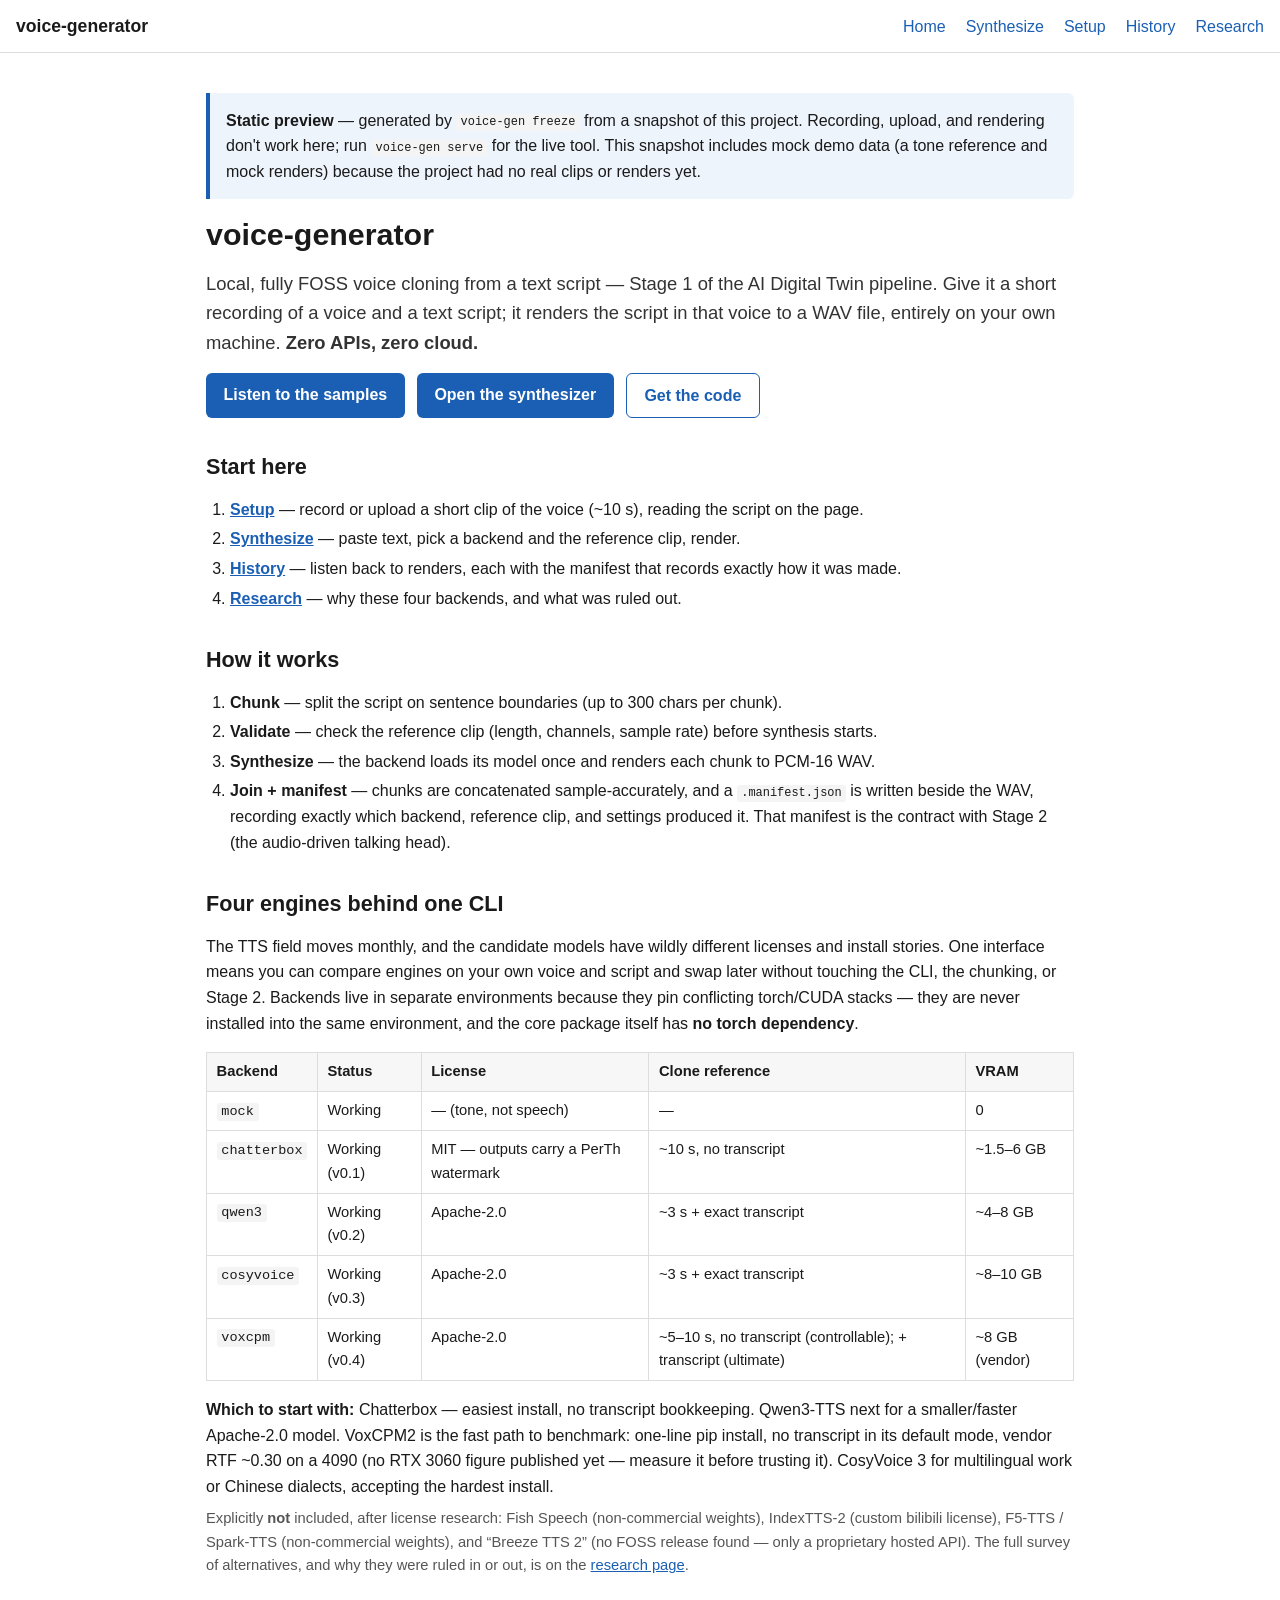
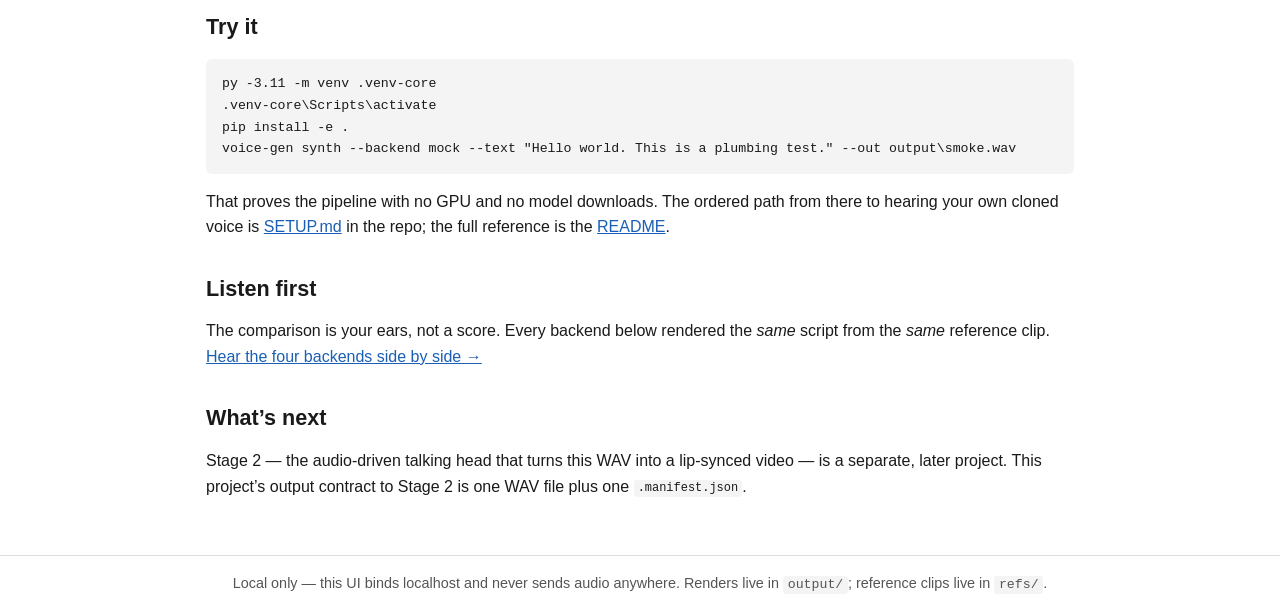
<file: site/index.html>
<!DOCTYPE html>
<html lang="en">
<head>
<meta charset="utf-8">
<meta name="viewport" content="width=device-width, initial-scale=1">
<meta name="color-scheme" content="light dark">
<title>voice-generator — local, fully offline voice cloning</title>
<link rel="stylesheet" href="style.css">
</head>
<body>
<nav>
  <a class="brand" href="index.html">voice-generator</a>
  <a href="index.html">Home</a>
  <a href="synth.html">Synthesize</a>
  <a href="setup.html">Setup</a>
  <a href="history.html">History</a>
  <a href="research.html">Research</a>
</nav>
<main>
  
  <div class="callout">
    <strong>Static preview</strong> — generated by
    <code>voice-gen freeze</code> from a snapshot of this project.
    Recording, upload, and rendering don't work here; run
    <code>voice-gen serve</code> for the live tool.
    This snapshot includes mock demo
    data (a tone reference and mock renders) because the project had no
    real clips or renders yet.
  </div>
  
  
    
    
  
  
<h1>voice-generator</h1>
<p class="lede">Local, fully FOSS voice cloning from a text script — Stage 1 of the
AI Digital Twin pipeline. Give it a short recording of a voice and a text
script; it renders the script in that voice to a WAV file, entirely on
your own machine. <strong>Zero APIs, zero cloud.</strong></p>

<div class="btn-row">
  
  <a class="btn" href="listen.html">Listen to the samples</a>
  
  <a class="btn" href="synth.html">Open the synthesizer</a>
  <a class="btn secondary" href="https://github.com/enonymous1/voice-generator" target="_blank" rel="noopener">Get the code</a>
</div>

<h2>Start here</h2>
<ol>
  <li><strong><a href="setup.html">Setup</a></strong> — record
    or upload a short clip of the voice (~10 s), reading the script on
    the page.</li>
  <li><strong><a href="synth.html">Synthesize</a></strong> —
    paste text, pick a backend and the reference clip, render.</li>
  <li><strong><a href="history.html">History</a></strong> —
    listen back to renders, each with the manifest that records
    exactly how it was made.</li>
  <li><strong><a href="research.html">Research</a></strong> —
    why these four backends, and what was ruled out.</li>
</ol>

<h2>How it works</h2>
<ol>
  <li><strong>Chunk</strong> — split the script on sentence boundaries (up to
    300 chars per chunk).</li>
  <li><strong>Validate</strong> — check the reference clip (length, channels,
    sample rate) before synthesis starts.</li>
  <li><strong>Synthesize</strong> — the backend loads its model once and renders
    each chunk to PCM-16 WAV.</li>
  <li><strong>Join + manifest</strong> — chunks are concatenated
    sample-accurately, and a <code>.manifest.json</code> is written beside
    the WAV, recording exactly which backend, reference clip, and settings
    produced it. That manifest is the contract with Stage 2 (the
    audio-driven talking head).</li>
</ol>

<h2>Four engines behind one CLI</h2>
<p>The TTS field moves monthly, and the candidate models have wildly
different licenses and install stories. One interface means you can
compare engines on your own voice and script and swap later without
touching the CLI, the chunking, or Stage 2. Backends live in separate
environments because they pin conflicting torch/CUDA stacks — they are
never installed into the same environment, and the core package itself
has <strong>no torch dependency</strong>.</p>

<div class="table-wrap">
<table>
  <thead>
    <tr><th>Backend</th><th>Status</th><th>License</th><th>Clone reference</th><th>VRAM</th></tr>
  </thead>
  <tbody>
    <tr><td><code>mock</code></td><td>Working</td><td>— (tone, not speech)</td><td>—</td><td>0</td></tr>
    <tr><td><code>chatterbox</code></td><td>Working (v0.1)</td><td>MIT — outputs carry a PerTh watermark</td><td>~10 s, no transcript</td><td>~1.5–6 GB</td></tr>
    <tr><td><code>qwen3</code></td><td>Working (v0.2)</td><td>Apache-2.0</td><td>~3 s + exact transcript</td><td>~4–8 GB</td></tr>
    <tr><td><code>cosyvoice</code></td><td>Working (v0.3)</td><td>Apache-2.0</td><td>~3 s + exact transcript</td><td>~8–10 GB</td></tr>
    <tr><td><code>voxcpm</code></td><td>Working (v0.4)</td><td>Apache-2.0</td><td>~5–10 s, no transcript (controllable); + transcript (ultimate)</td><td>~8 GB (vendor)</td></tr>
  </tbody>
</table>
</div>

<p><strong>Which to start with:</strong> Chatterbox — easiest install, no
transcript bookkeeping. Qwen3-TTS next for a smaller/faster Apache-2.0
model. VoxCPM2 is the fast path to benchmark: one-line pip install, no
transcript in its default mode, vendor RTF ~0.30 on a 4090 (no RTX 3060
figure published yet — measure it before trusting it). CosyVoice 3 for
multilingual work or Chinese dialects, accepting the hardest install.</p>

<p class="muted">Explicitly <strong>not</strong> included, after license research:
Fish Speech (non-commercial weights), IndexTTS-2 (custom bilibili
license), F5-TTS / Spark-TTS (non-commercial weights), and
“Breeze TTS 2” (no FOSS release found — only a proprietary hosted API).
The full survey of alternatives, and why they were ruled in or out,
is on the <a href="research.html">research page</a>.</p>

<h2>Try it</h2>
<pre><code>py -3.11 -m venv .venv-core
.venv-core\Scripts\activate
pip install -e .
voice-gen synth --backend mock --text "Hello world. This is a plumbing test." --out output\smoke.wav</code></pre>
<p>That proves the pipeline with no GPU and no model downloads. The
ordered path from there to hearing your own cloned voice is
<a href="https://github.com/enonymous1/voice-generator/blob/main/setup/SETUP.md" target="_blank" rel="noopener">SETUP.md</a>
in the repo; the full reference is the
<a href="https://github.com/enonymous1/voice-generator/blob/main/README.md" target="_blank" rel="noopener">README</a>.</p>

<h2>Listen first</h2>
<p>The comparison is your ears, not a score.

Every backend below rendered the <em>same</em> script from the
<em>same</em> reference clip.
<a href="listen.html">Hear the four backends side by side →</a>
</p>

<h2>What’s next</h2>
<p>Stage 2 — the audio-driven talking head that turns this WAV into a
lip-synced video — is a separate, later project. This project’s output
contract to Stage 2 is one WAV file plus one
<code>.manifest.json</code>.</p>

</main>
<footer>
  Local only — this UI binds localhost and never sends audio anywhere.
  Renders live in <code>output/</code>; reference clips live in <code>refs/</code>.
</footer>
</body>
</html>
</file>
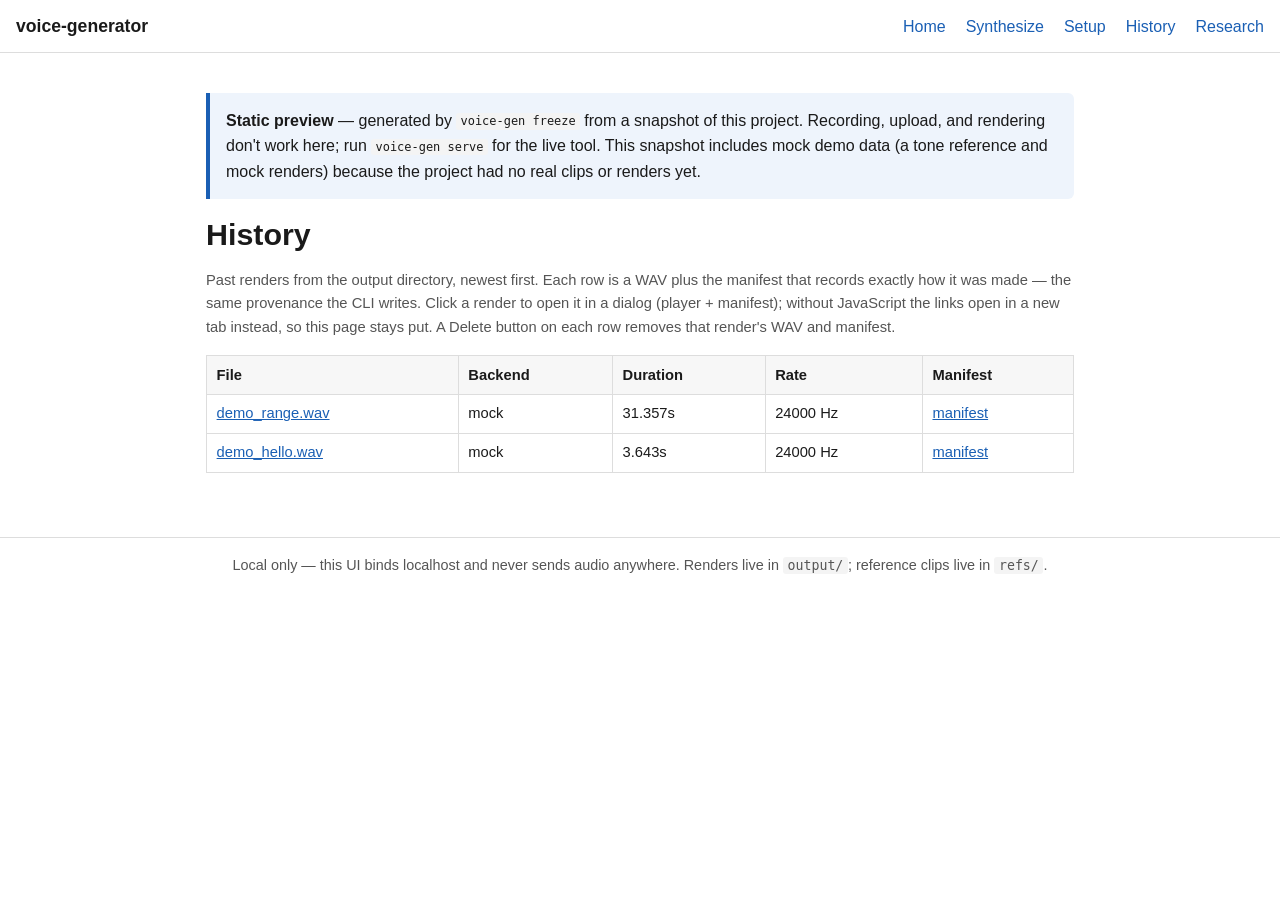
<file: site/history.html>
<!DOCTYPE html>
<html lang="en">
<head>
<meta charset="utf-8">
<meta name="viewport" content="width=device-width, initial-scale=1">
<meta name="color-scheme" content="light dark">
<title>History — voice-generator</title>
<link rel="stylesheet" href="style.css">
</head>
<body>
<nav>
  <a class="brand" href="index.html">voice-generator</a>
  <a href="index.html">Home</a>
  <a href="synth.html">Synthesize</a>
  <a href="setup.html">Setup</a>
  <a href="history.html">History</a>
  <a href="research.html">Research</a>
</nav>
<main>
  
  <div class="callout">
    <strong>Static preview</strong> — generated by
    <code>voice-gen freeze</code> from a snapshot of this project.
    Recording, upload, and rendering don't work here; run
    <code>voice-gen serve</code> for the live tool.
    This snapshot includes mock demo
    data (a tone reference and mock renders) because the project had no
    real clips or renders yet.
  </div>
  
  
    
    
  
  
<h1>History</h1>
<p class="muted">Past renders from the output directory, newest first.
Each row is a WAV plus the manifest that records exactly how it was
made — the same provenance the CLI writes. Click a render to open it
in a dialog (player + manifest); without JavaScript the links open in
a new tab instead, so this page stays put. A Delete button on each row
removes that render's WAV and manifest.</p>


<div class="table-wrap">
<table>
  <thead><tr><th>File</th><th>Backend</th><th>Duration</th><th>Rate</th><th>Manifest</th></tr></thead>
  <tbody>
    
    <tr>
      <td><a href="outputs/demo_range.wav" target="_blank" rel="noopener" data-render data-wav="outputs/demo_range.wav" data-manifest="outputs/demo_range.manifest.json" data-manifest-name="demo_range.manifest.json" data-name="demo_range.wav" data-backend="mock" data-duration="31.357" data-rate="24000">demo_range.wav</a></td>
      <td>mock</td>
      <td>31.357s</td>
      <td>24000 Hz</td>
      <td><a href="outputs/demo_range.manifest.json" target="_blank" rel="noopener" data-render data-wav="outputs/demo_range.wav" data-manifest="outputs/demo_range.manifest.json" data-manifest-name="demo_range.manifest.json" data-name="demo_range.wav" data-backend="mock" data-duration="31.357" data-rate="24000">manifest</a></td>
      
    </tr>
    
    <tr>
      <td><a href="outputs/demo_hello.wav" target="_blank" rel="noopener" data-render data-wav="outputs/demo_hello.wav" data-manifest="outputs/demo_hello.manifest.json" data-manifest-name="demo_hello.manifest.json" data-name="demo_hello.wav" data-backend="mock" data-duration="3.643" data-rate="24000">demo_hello.wav</a></td>
      <td>mock</td>
      <td>3.643s</td>
      <td>24000 Hz</td>
      <td><a href="outputs/demo_hello.manifest.json" target="_blank" rel="noopener" data-render data-wav="outputs/demo_hello.wav" data-manifest="outputs/demo_hello.manifest.json" data-manifest-name="demo_hello.manifest.json" data-name="demo_hello.wav" data-backend="mock" data-duration="3.643" data-rate="24000">manifest</a></td>
      
    </tr>
    
  </tbody>
</table>
</div>

<dialog id="render-modal" class="render-modal">
  <form method="dialog" class="modal-close-row">
    <button class="btn secondary" value="close">Close</button>
  </form>
  <h2 id="modal-title"></h2>
  <p class="muted" id="modal-meta"></p>
  <audio id="modal-audio" controls preload="metadata"></audio>
  <div class="modal-links">
    <a id="modal-download-wav" href="#" download>Download WAV</a>
    <a id="modal-download-manifest" href="#" download>Download manifest</a>
  </div>
  <h3>Manifest</h3>
  <pre id="modal-manifest">Loading…</pre>
</dialog>

<script>
(function () {
  // Delete is destructive: ask first. The form still posts normally,
  // so without JS there is no confirm — the server only deletes the
  // named render's WAV and manifest.
  document.querySelectorAll(".history-delete-form").forEach(function (form) {
    form.addEventListener("submit", function (e) {
      var name = form.querySelector('input[name="name"]').value;
      if (!window.confirm("Delete render '" + name + "'? Its WAV and manifest will be removed.")) {
        e.preventDefault();
      }
    });
  });

  var dialog = document.getElementById("render-modal");
  if (!dialog || !dialog.showModal) return; // no <dialog>: links stay new-tab
  var title = document.getElementById("modal-title");
  var meta = document.getElementById("modal-meta");
  var audio = document.getElementById("modal-audio");
  var downloadWav = document.getElementById("modal-download-wav");
  var downloadManifest = document.getElementById("modal-download-manifest");
  var manifestPre = document.getElementById("modal-manifest");

  function openModal(link) {
    var d = link.dataset;
    title.textContent = d.name;
    meta.textContent = [d.backend, d.duration ? d.duration + "s" : "",
      d.rate ? d.rate + " Hz" : ""].filter(Boolean).join(" · ");
    audio.src = d.wav;
    downloadWav.href = d.wav;
    downloadWav.setAttribute("download", d.name);
    downloadManifest.href = d.manifest;
    downloadManifest.setAttribute("download", d.manifestName);
    manifestPre.textContent = "Loading…";
    fetch(d.manifest).then(function (r) { return r.json(); }).then(function (j) {
      manifestPre.textContent = JSON.stringify(j, null, 2);
    }).catch(function () {
      manifestPre.textContent = "Couldn't load the manifest — use the download link above.";
    });
    if (!dialog.open) dialog.showModal();
  }

  document.querySelectorAll("a[data-render]").forEach(function (a) {
    a.addEventListener("click", function (e) { e.preventDefault(); openModal(a); });
  });
  // Clicking the backdrop closes; Escape already does (native <dialog>).
  dialog.addEventListener("click", function (e) {
    if (e.target === dialog) dialog.close();
  });
  // Stop the audio when the dialog closes, or it keeps playing.
  dialog.addEventListener("close", function () { audio.pause(); });
})();
</script>


</main>
<footer>
  Local only — this UI binds localhost and never sends audio anywhere.
  Renders live in <code>output/</code>; reference clips live in <code>refs/</code>.
</footer>
</body>
</html>
</file>
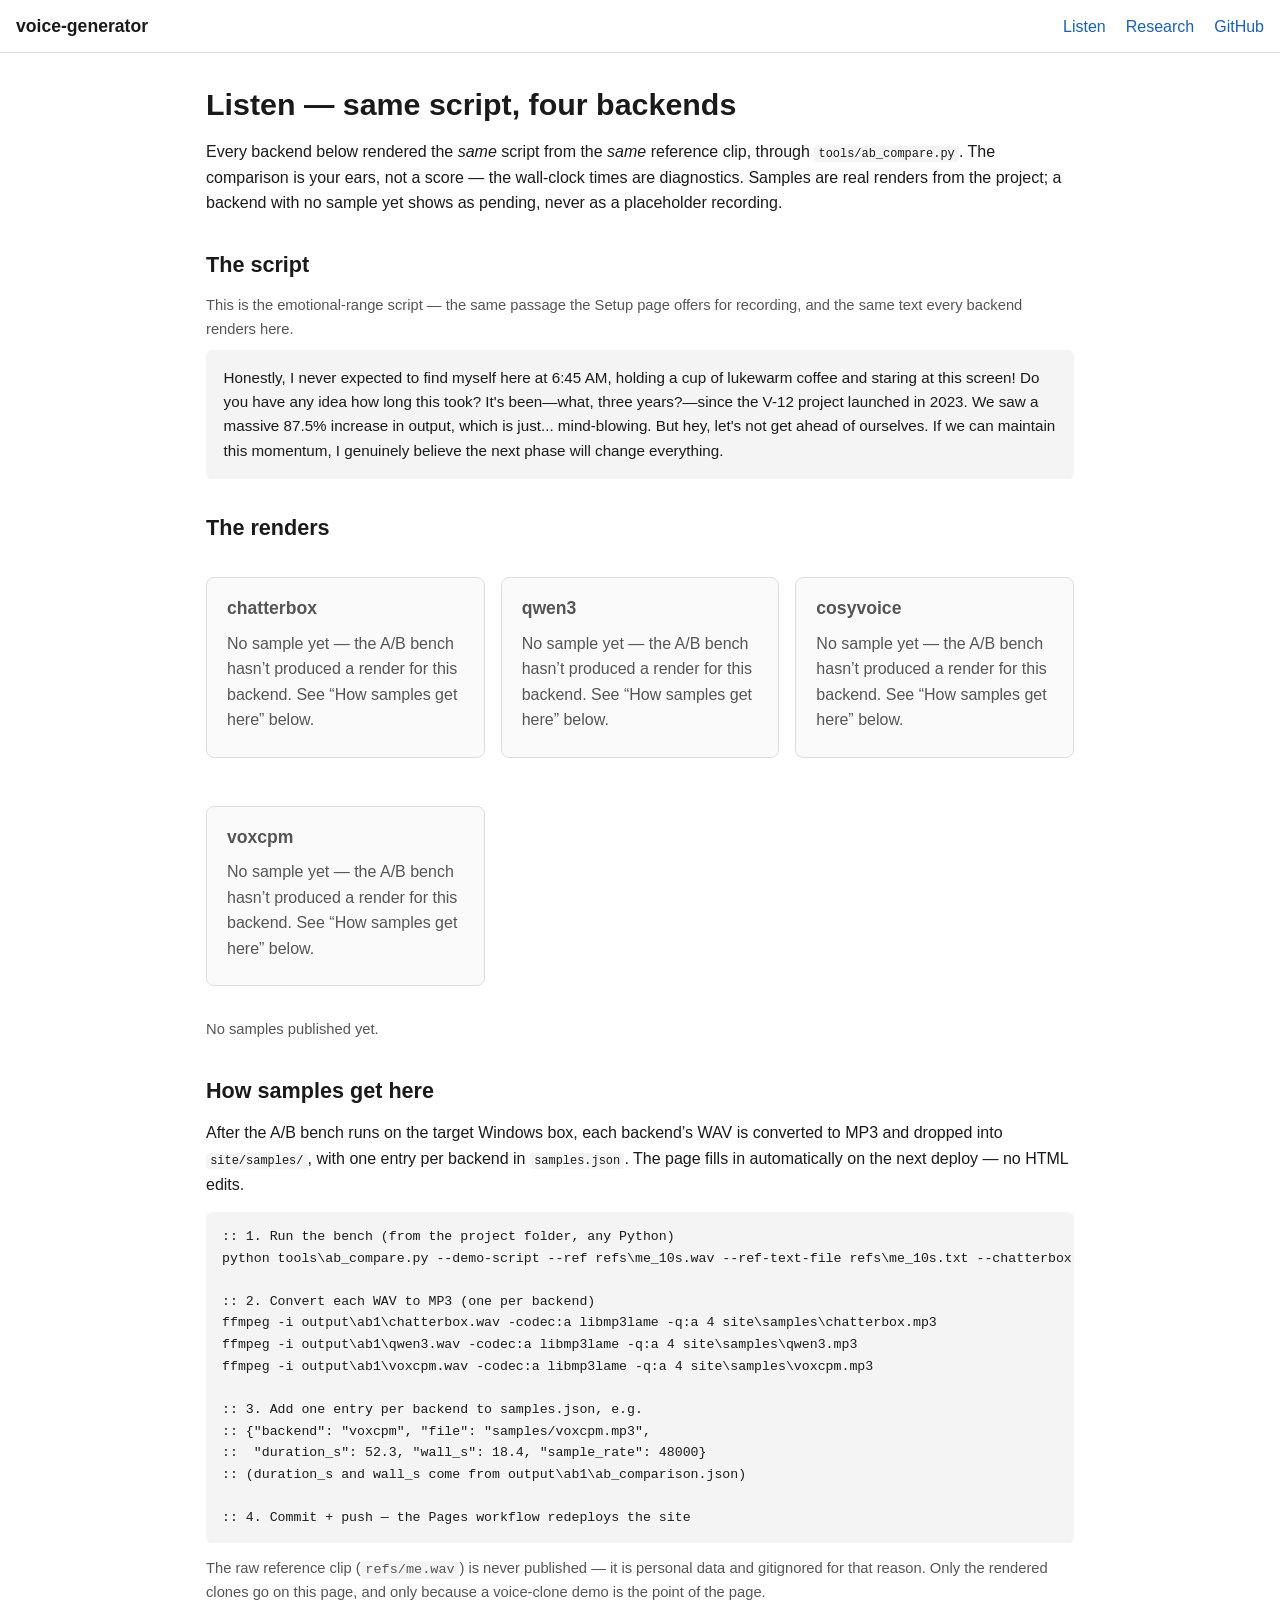
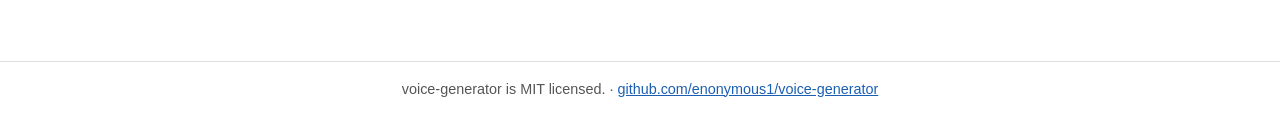
<file: site/listen.html>
<!DOCTYPE html>
<html lang="en">
<head>
<meta charset="utf-8">
<meta name="viewport" content="width=device-width, initial-scale=1">
<meta name="color-scheme" content="light dark">
<title>Listen — hear the four backends — voice-generator</title>
<link rel="stylesheet" href="style.css">
</head>
<body>
<nav>
  <a class="brand" href="index.html">voice-generator</a>
  <a href="listen.html">Listen</a>
  <a href="research.html">Research</a>
  <a href="https://github.com/enonymous1/voice-generator">GitHub</a>
</nav>
<main>
  <h1>Listen — same script, four backends</h1>
  <p>Every backend below rendered the <em>same</em> script from the
  <em>same</em> reference clip, through
  <code>tools/ab_compare.py</code>. The comparison is your ears, not a
  score — the wall-clock times are diagnostics. Samples are real renders
  from the project; a backend with no sample yet shows as pending, never
  as a placeholder recording.</p>

  <h2>The script</h2>
  <p class="muted">This is the emotional-range script — the same passage
  the Setup page offers for recording, and the same text every backend
  renders here.</p>
  <div class="script" id="script">Loading…</div>

  <h2>The renders</h2>
  <div class="cards" id="cards">
    <p class="muted">Loading samples…</p>
  </div>
  <p class="muted" id="status"></p>

  <h2>How samples get here</h2>
  <p>After the A/B bench runs on the target Windows box, each backend’s
  WAV is converted to MP3 and dropped into <code>site/samples/</code>,
  with one entry per backend in <code>samples.json</code>. The page fills
  in automatically on the next deploy — no HTML edits.</p>
  <pre><code>:: 1. Run the bench (from the project folder, any Python)
python tools\ab_compare.py --demo-script --ref refs\me_10s.wav --ref-text-file refs\me_10s.txt --chatterbox-python .venv-chatterbox\Scripts\python.exe --qwen-python .venv-qwen3\Scripts\python.exe --voxcpm-python .venv-voxcpm\Scripts\python.exe --out-dir output\ab1

:: 2. Convert each WAV to MP3 (one per backend)
ffmpeg -i output\ab1\chatterbox.wav -codec:a libmp3lame -q:a 4 site\samples\chatterbox.mp3
ffmpeg -i output\ab1\qwen3.wav -codec:a libmp3lame -q:a 4 site\samples\qwen3.mp3
ffmpeg -i output\ab1\voxcpm.wav -codec:a libmp3lame -q:a 4 site\samples\voxcpm.mp3

:: 3. Add one entry per backend to samples.json, e.g.
:: {"backend": "voxcpm", "file": "samples/voxcpm.mp3",
::  "duration_s": 52.3, "wall_s": 18.4, "sample_rate": 48000}
:: (duration_s and wall_s come from output\ab1\ab_comparison.json)

:: 4. Commit + push — the Pages workflow redeploys the site</code></pre>
  <p class="muted">The raw reference clip (<code>refs/me.wav</code>) is
  never published — it is personal data and gitignored for that reason.
  Only the rendered clones go on this page, and only because a voice-clone
  demo is the point of the page.</p>
</main>
<footer>
  voice-generator is MIT licensed. ·
  <a href="https://github.com/enonymous1/voice-generator">github.com/enonymous1/voice-generator</a>
</footer>
<script>
(function () {
  var scriptEl = document.getElementById("script");
  var cardsEl = document.getElementById("cards");
  var statusEl = document.getElementById("status");

  function el(tag, cls, text) {
    var n = document.createElement(tag);
    if (cls) n.className = cls;
    if (text !== undefined) n.textContent = text;
    return n;
  }

  function cardFor(backend, sample) {
    var card = el("div", "card" + (sample ? "" : " pending"));
    card.appendChild(el("h3", null, backend));
    if (sample) {
      var audio = document.createElement("audio");
      audio.controls = true;
      audio.preload = "none";
      audio.src = sample.file;
      card.appendChild(audio);
      var meta = [];
      if (sample.duration_s !== undefined)
        meta.push(sample.duration_s.toFixed(1) + "s of audio");
      if (sample.wall_s !== undefined)
        meta.push(sample.wall_s.toFixed(1) + "s wall clock");
      if (sample.sample_rate !== undefined)
        meta.push(sample.sample_rate + " Hz");
      if (meta.length) card.appendChild(el("div", "meta", meta.join(" · ")));
      if (sample.note) card.appendChild(el("div", "meta", sample.note));
    } else {
      card.appendChild(
        el("p", null, "No sample yet — the A/B bench hasn’t produced a render for this backend. See “How samples get here” below.")
      );
    }
    return card;
  }

  fetch("samples.json")
    .then(function (r) {
      if (!r.ok) throw new Error("samples.json returned " + r.status);
      return r.json();
    })
    .then(function (data) {
      scriptEl.textContent = data.script || "(no script recorded)";
      var byBackend = {};
      (data.samples || []).forEach(function (s) { byBackend[s.backend] = s; });
      cardsEl.textContent = "";
      (data.expected || []).forEach(function (backend) {
        cardsEl.appendChild(cardFor(backend, byBackend[backend] || null));
      });
      var n = (data.samples || []).length;
      var total = (data.expected || []).length;
      statusEl.textContent = n === 0
        ? "No samples published yet."
        : n + " of " + total + " backends have samples.";
    })
    .catch(function (err) {
      scriptEl.textContent = "(Could not load samples.json — serve this folder over HTTP, e.g. python -m http.server, instead of opening the file directly.)";
      cardsEl.textContent = "";
      cardsEl.appendChild(
        el("p", "muted", "Could not load samples.json (" + err.message + ").")
      );
    });
})();
</script>
</body>
</html>
</file>
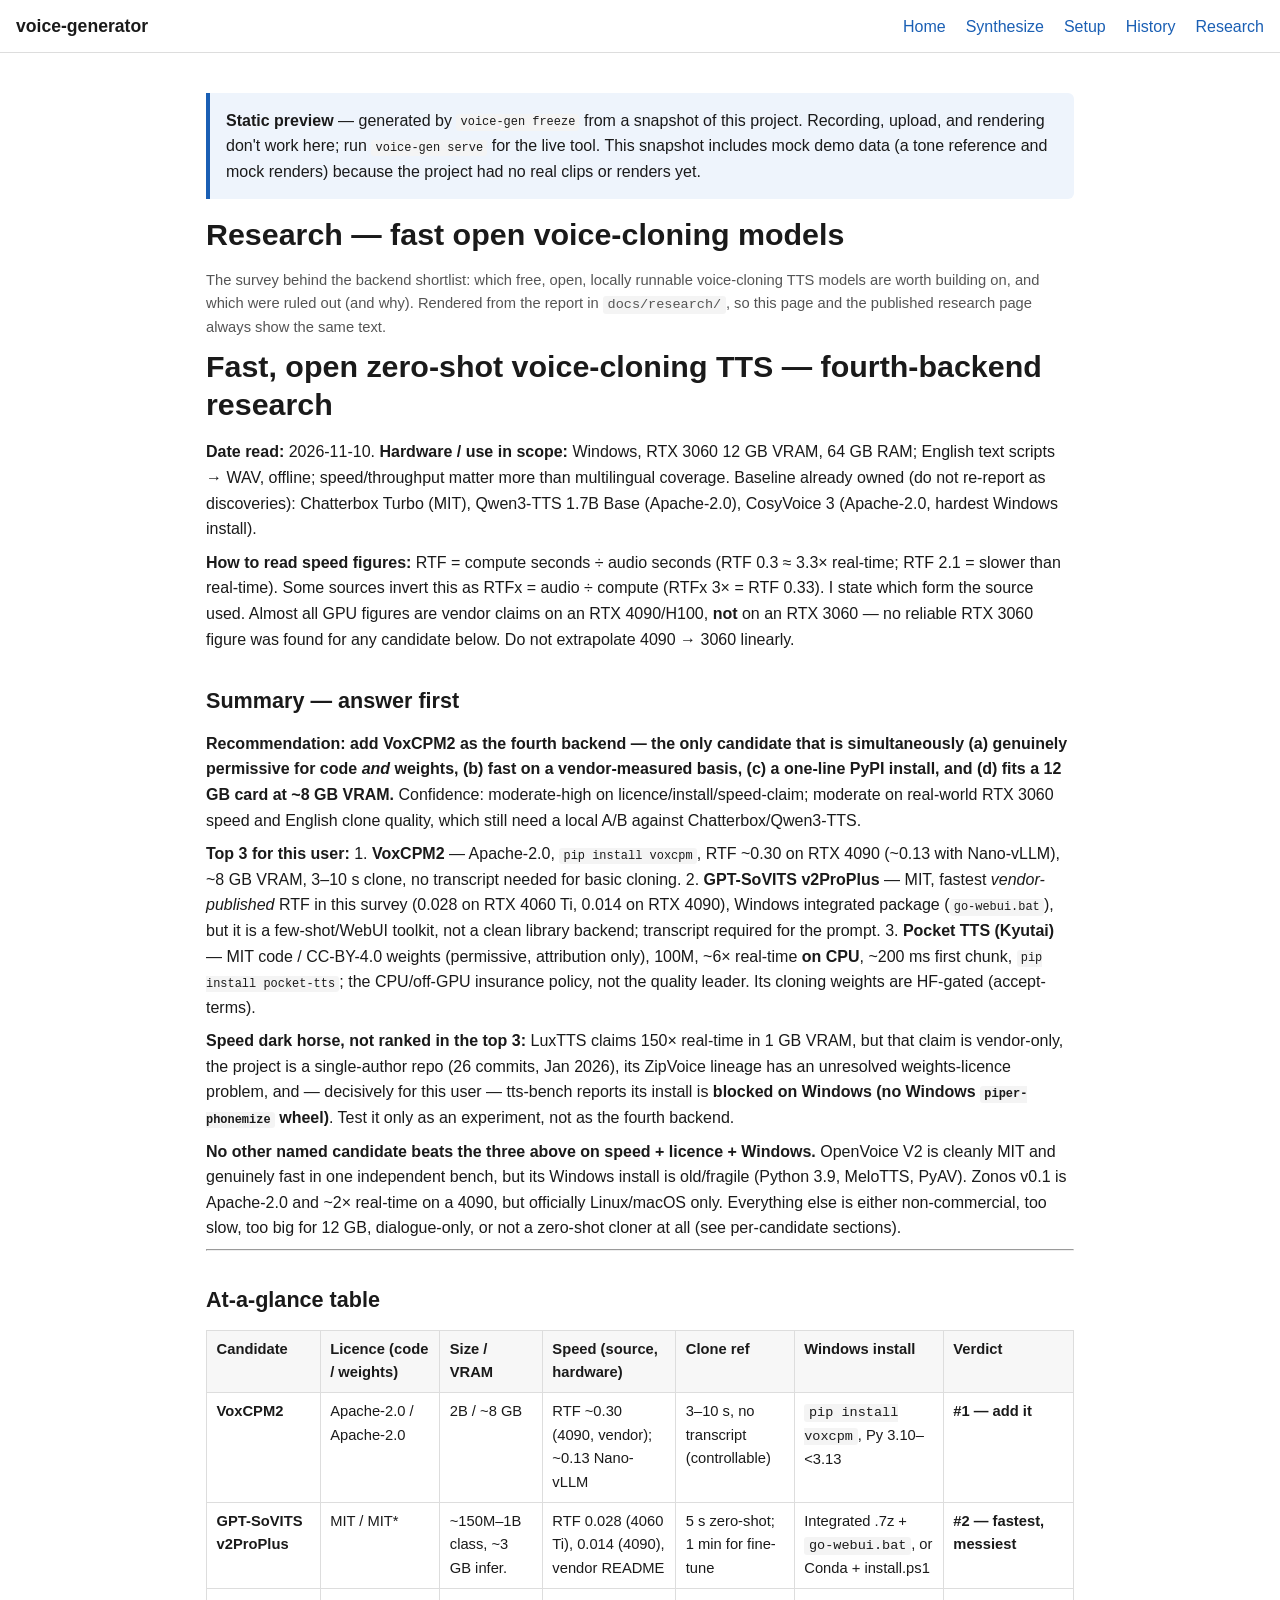
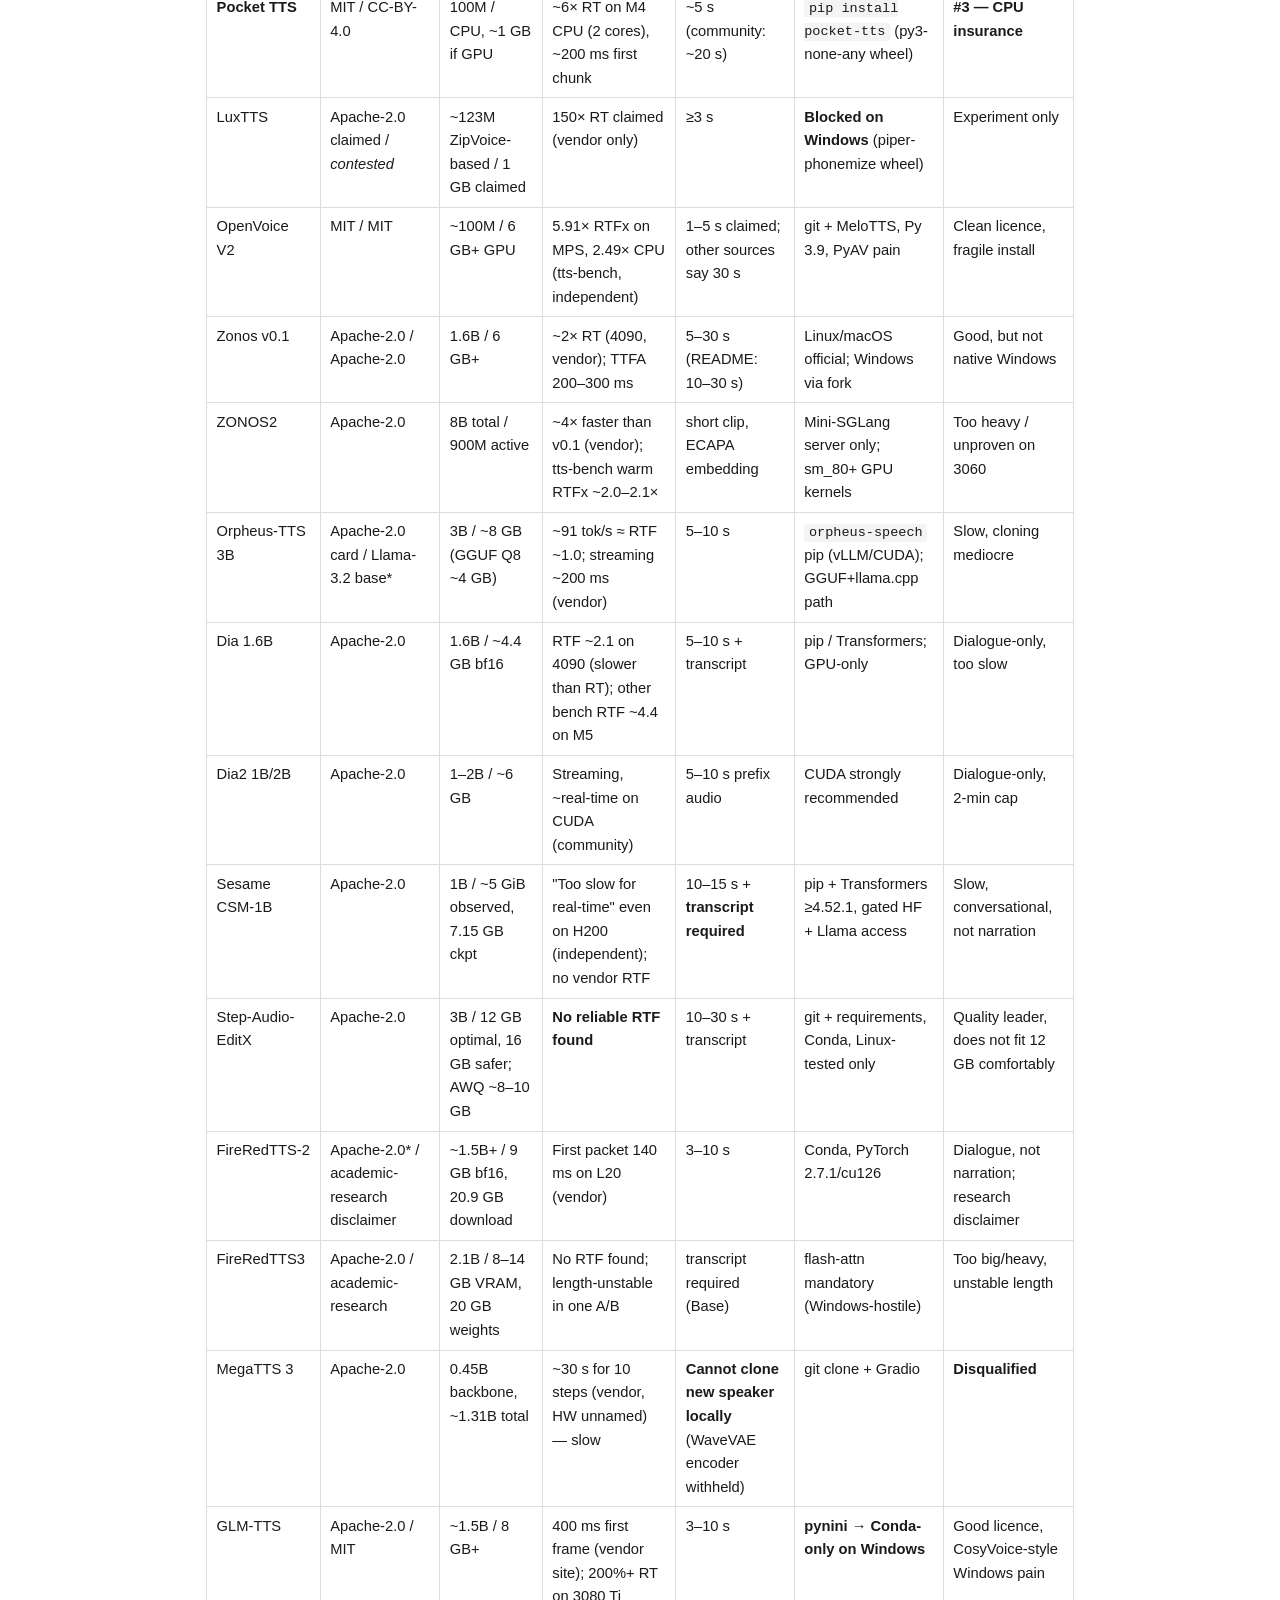
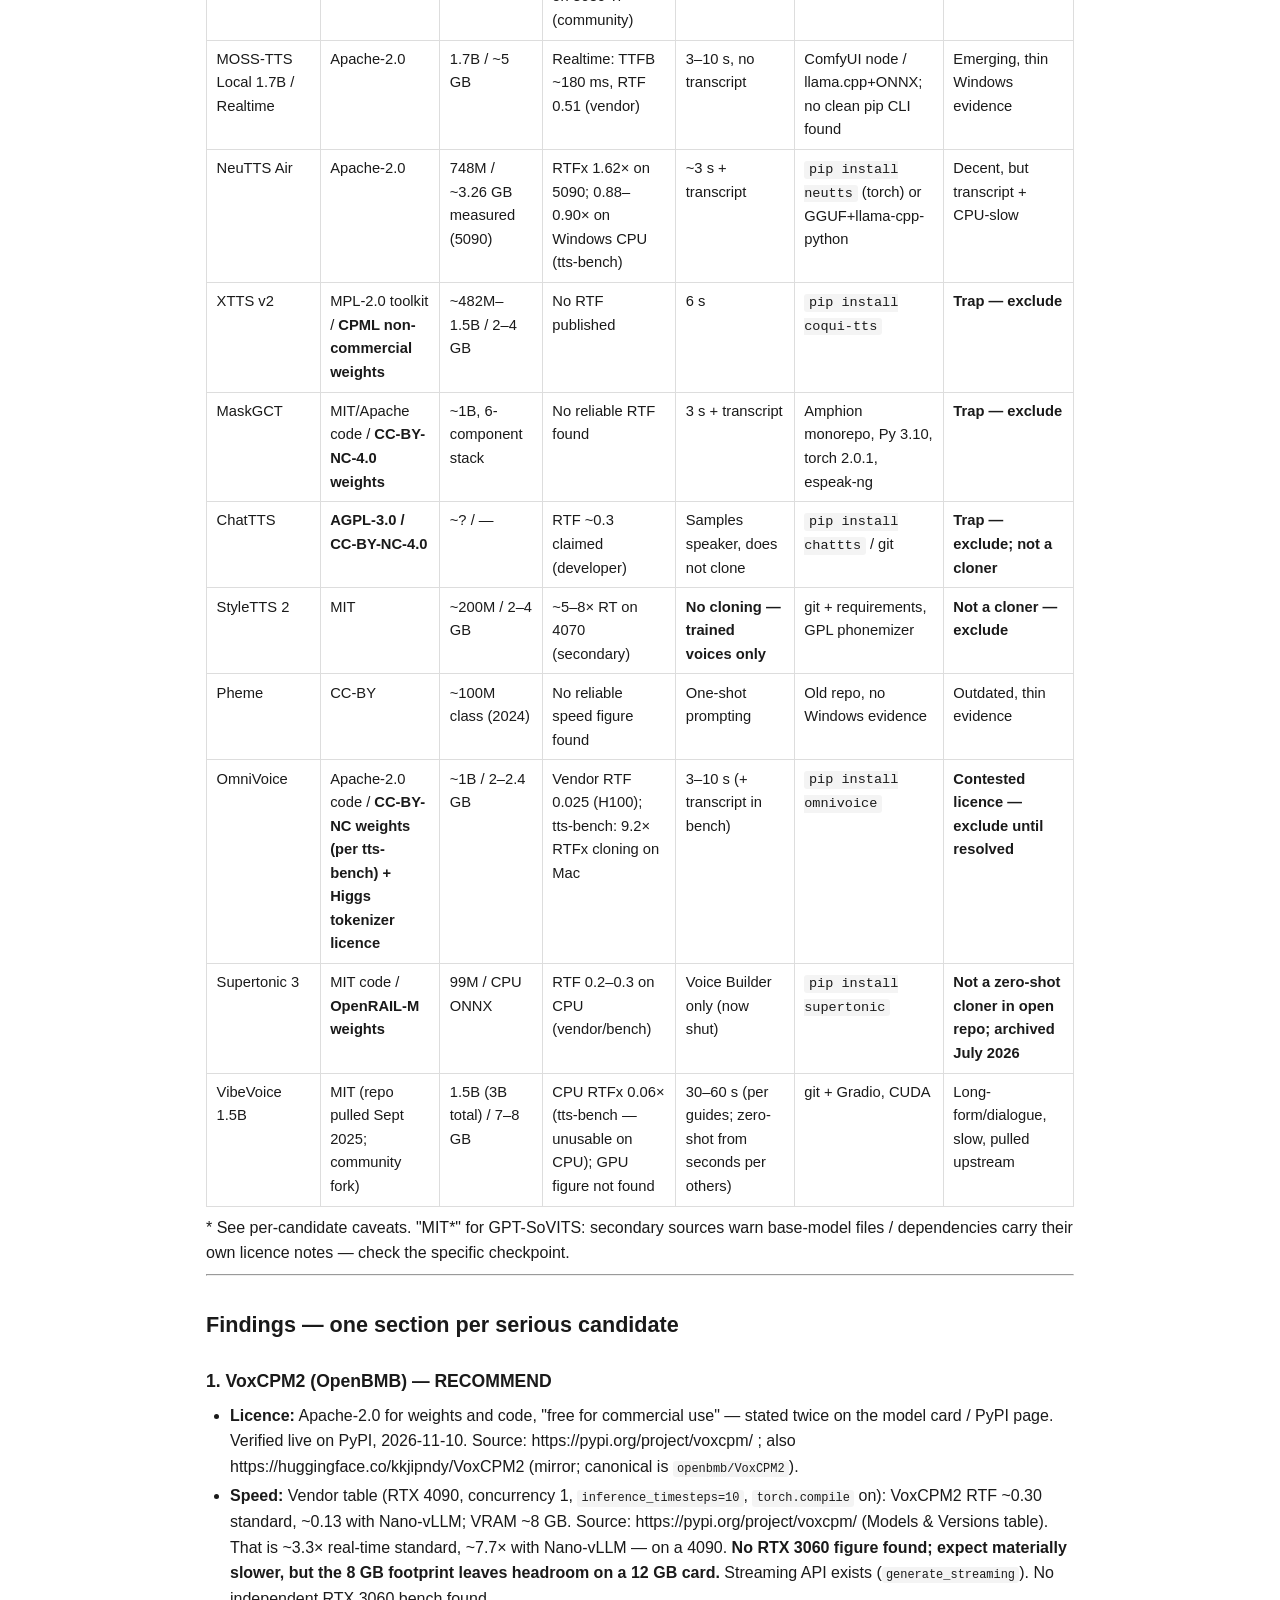
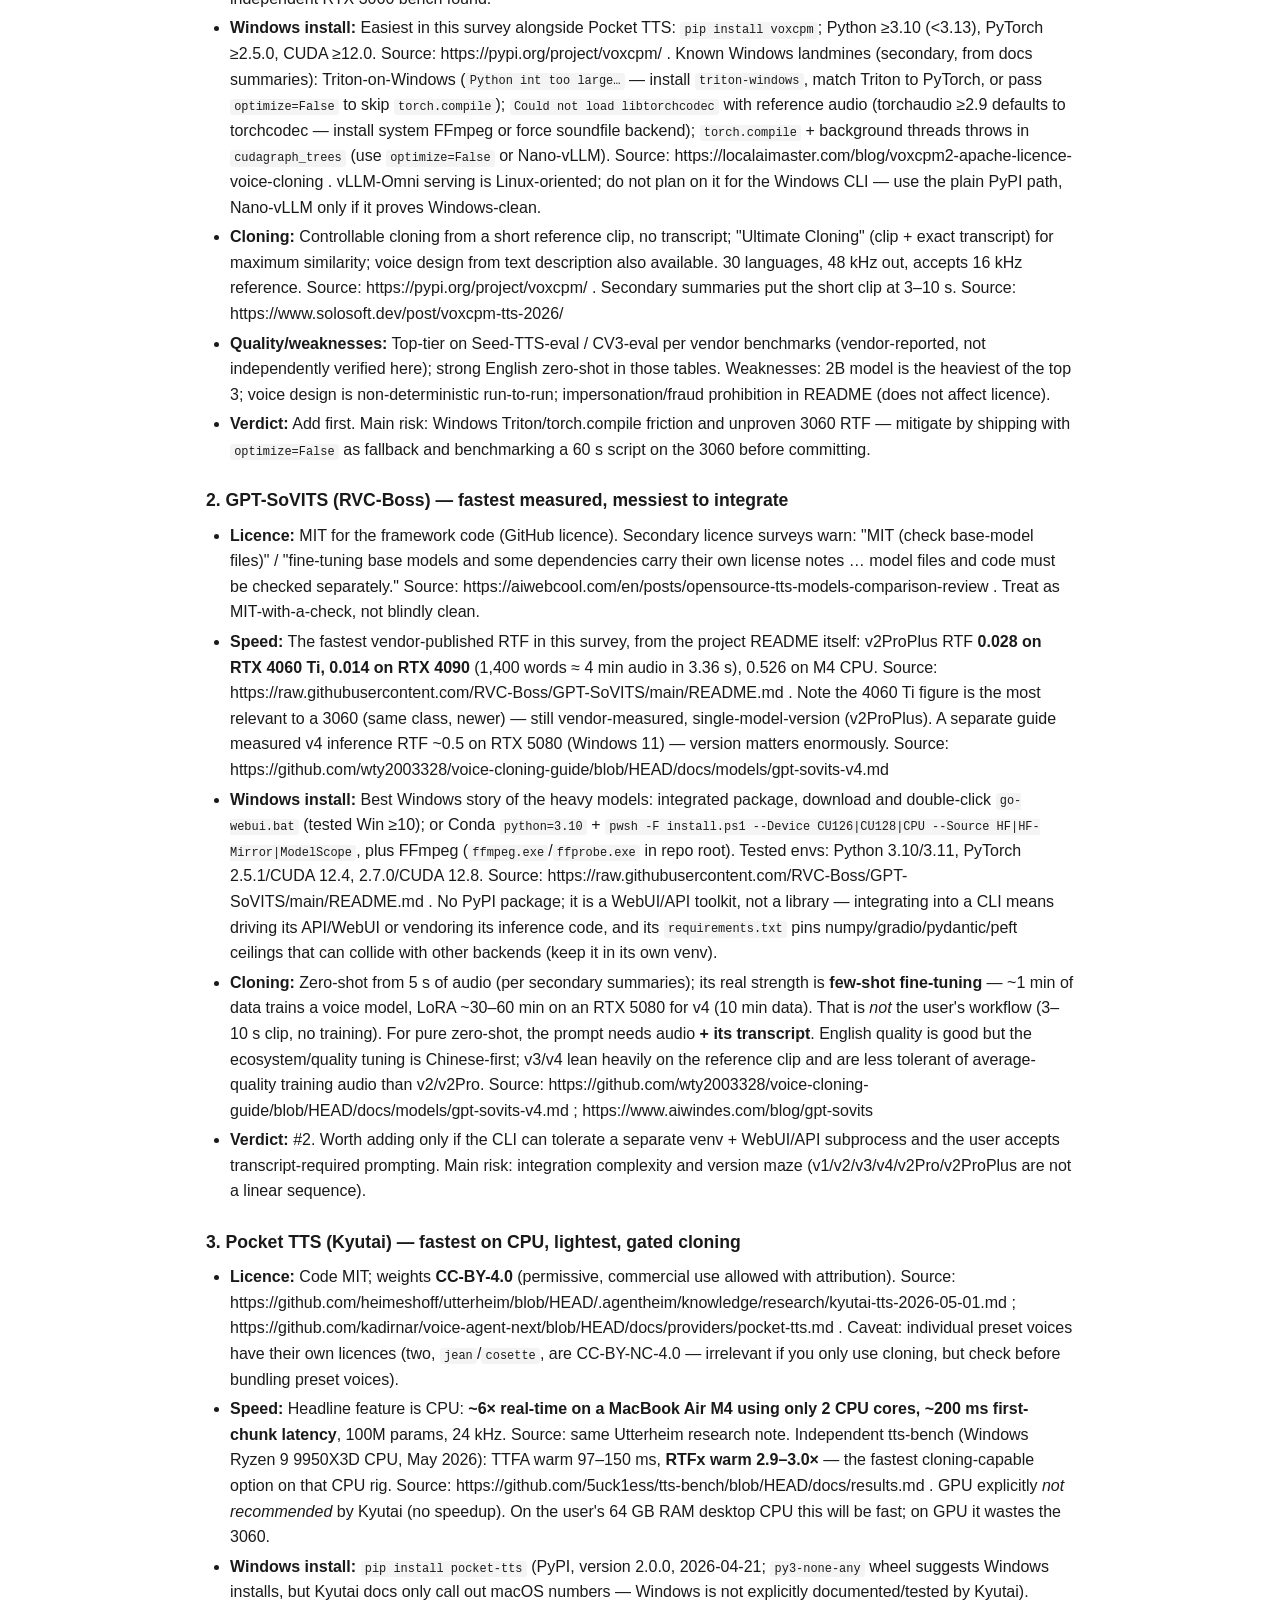
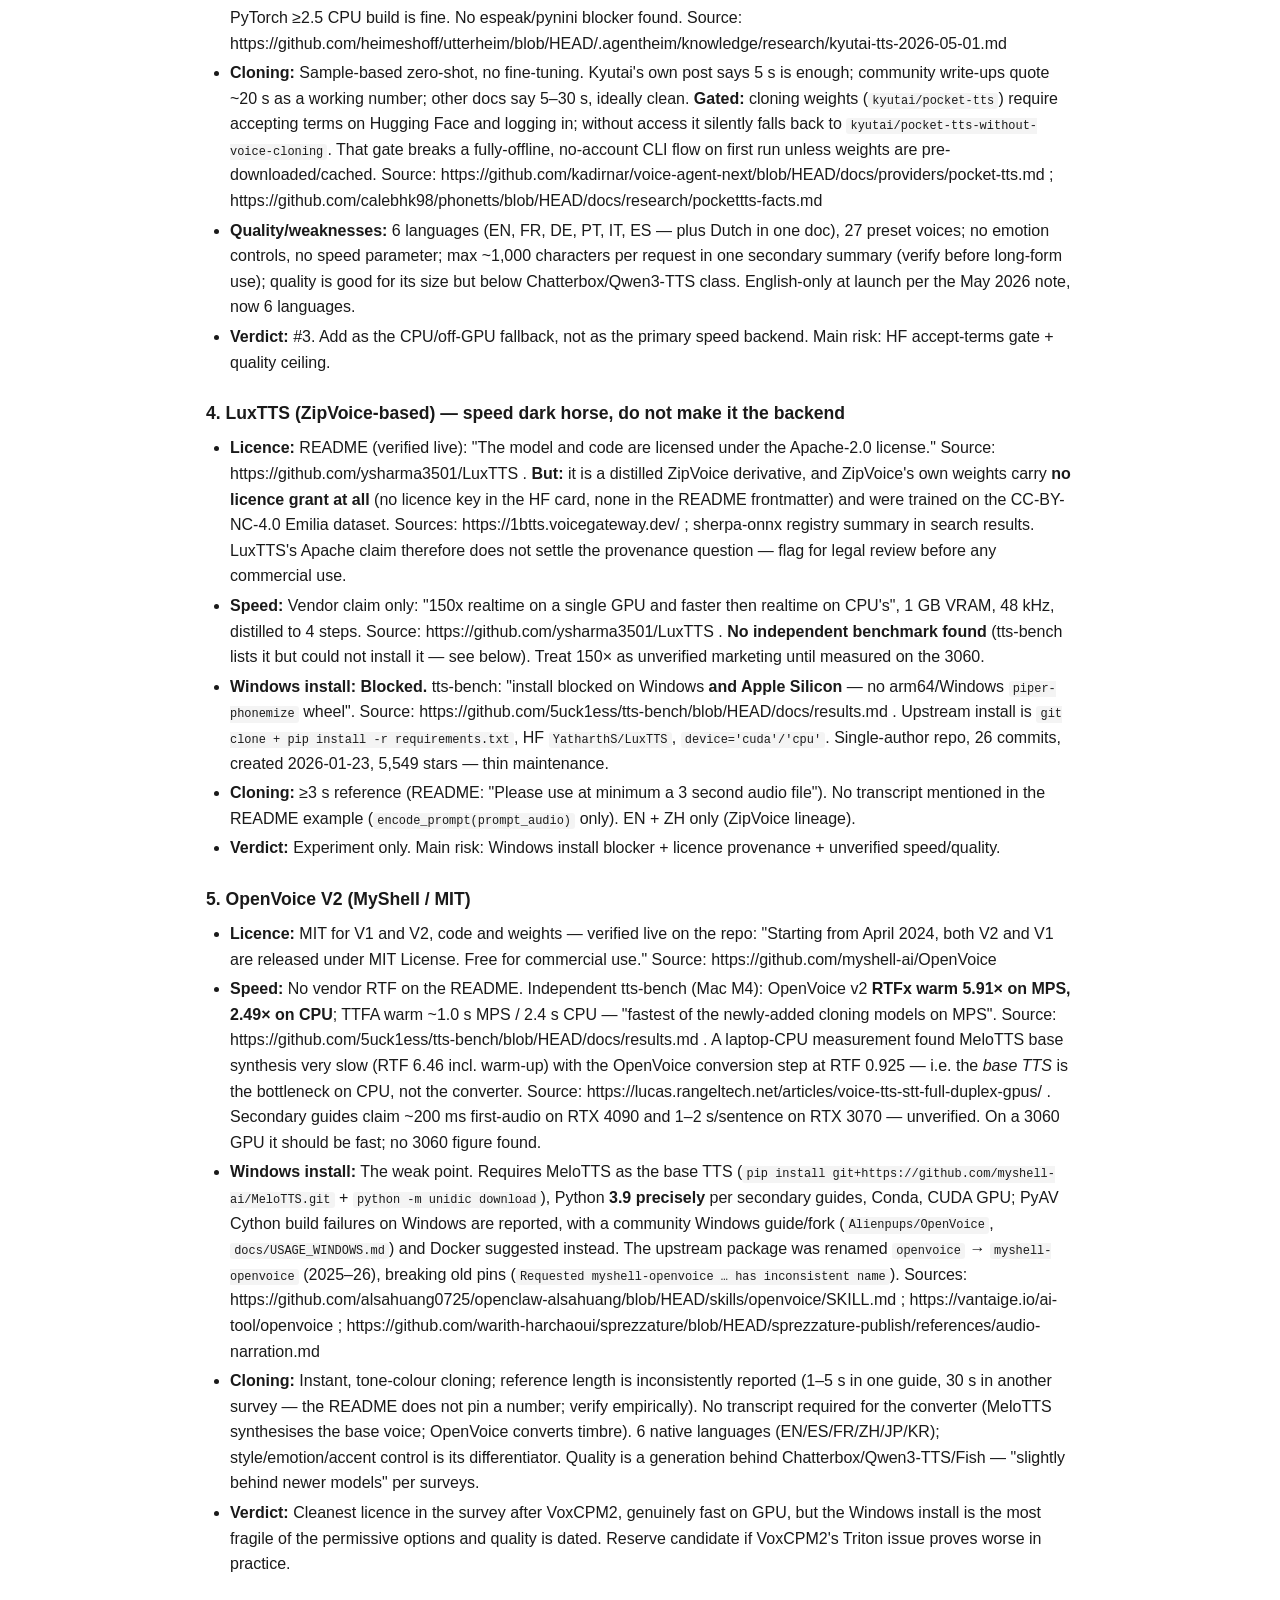
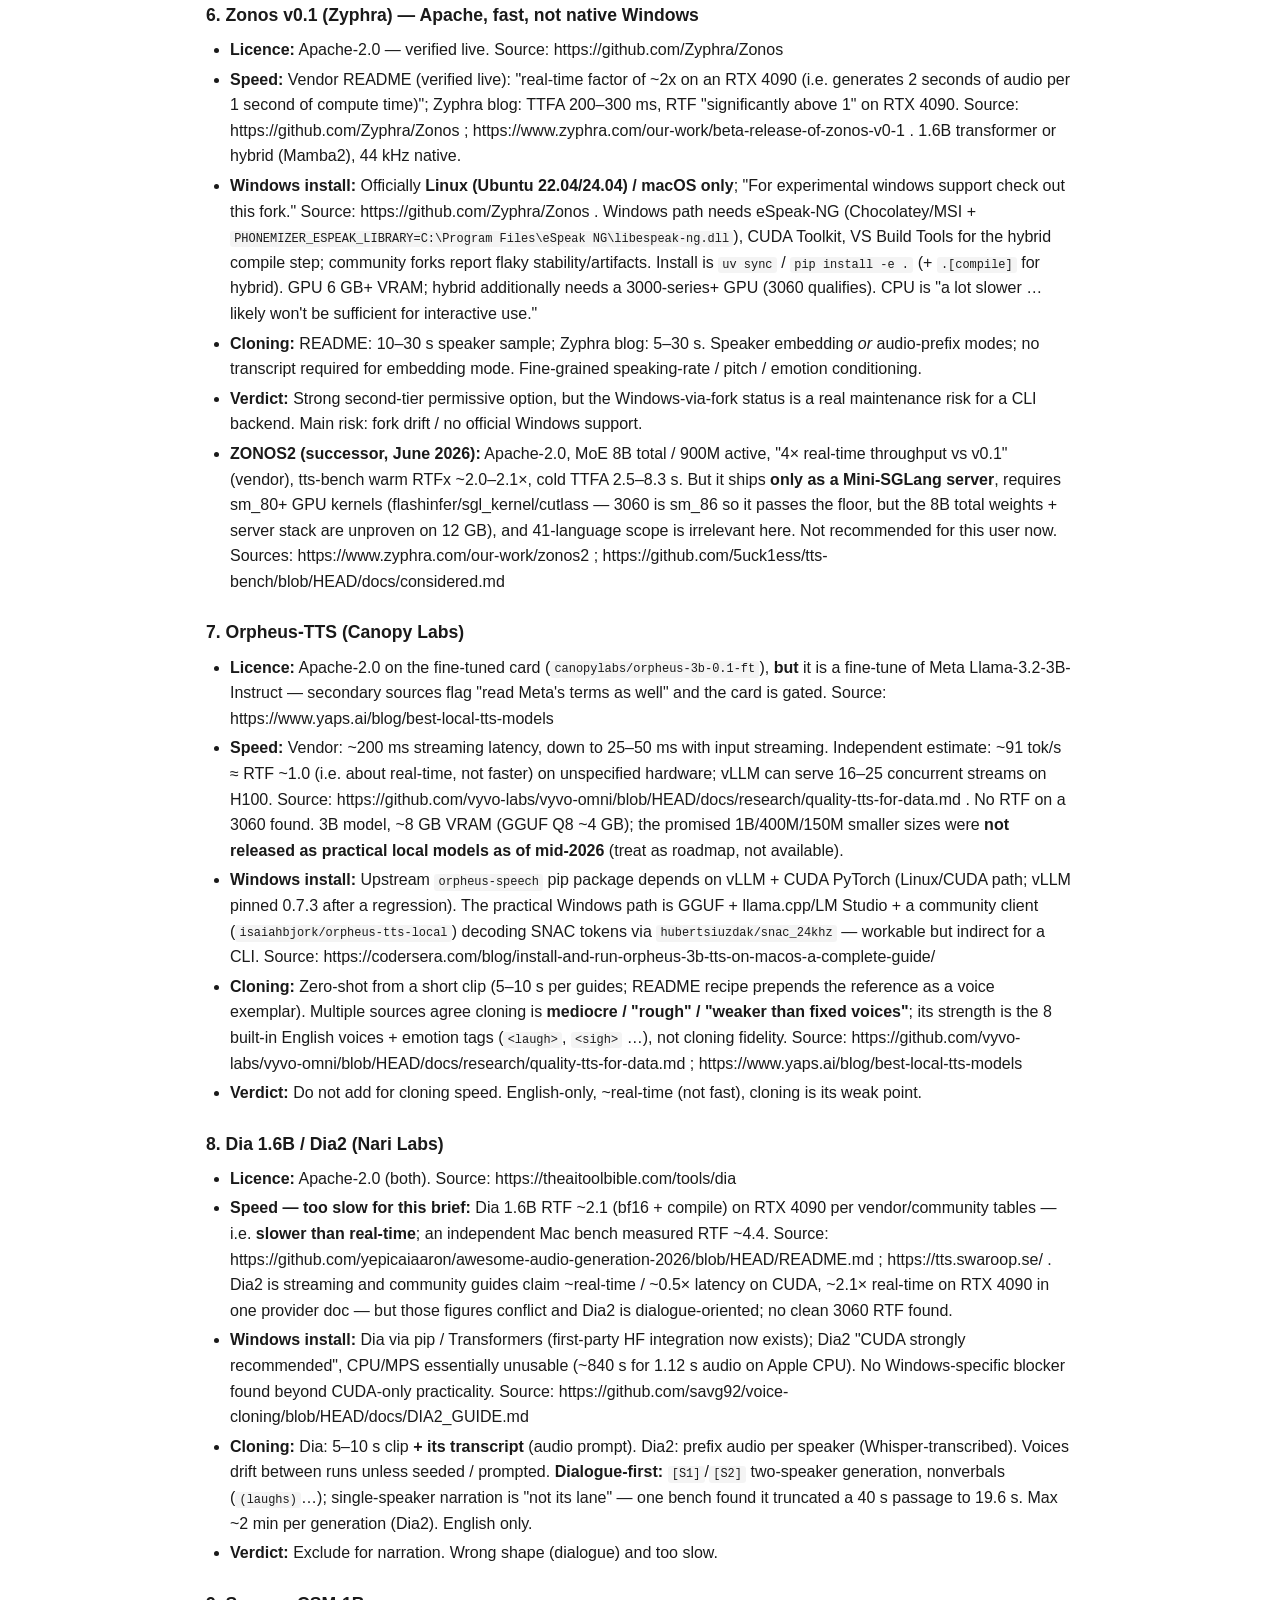
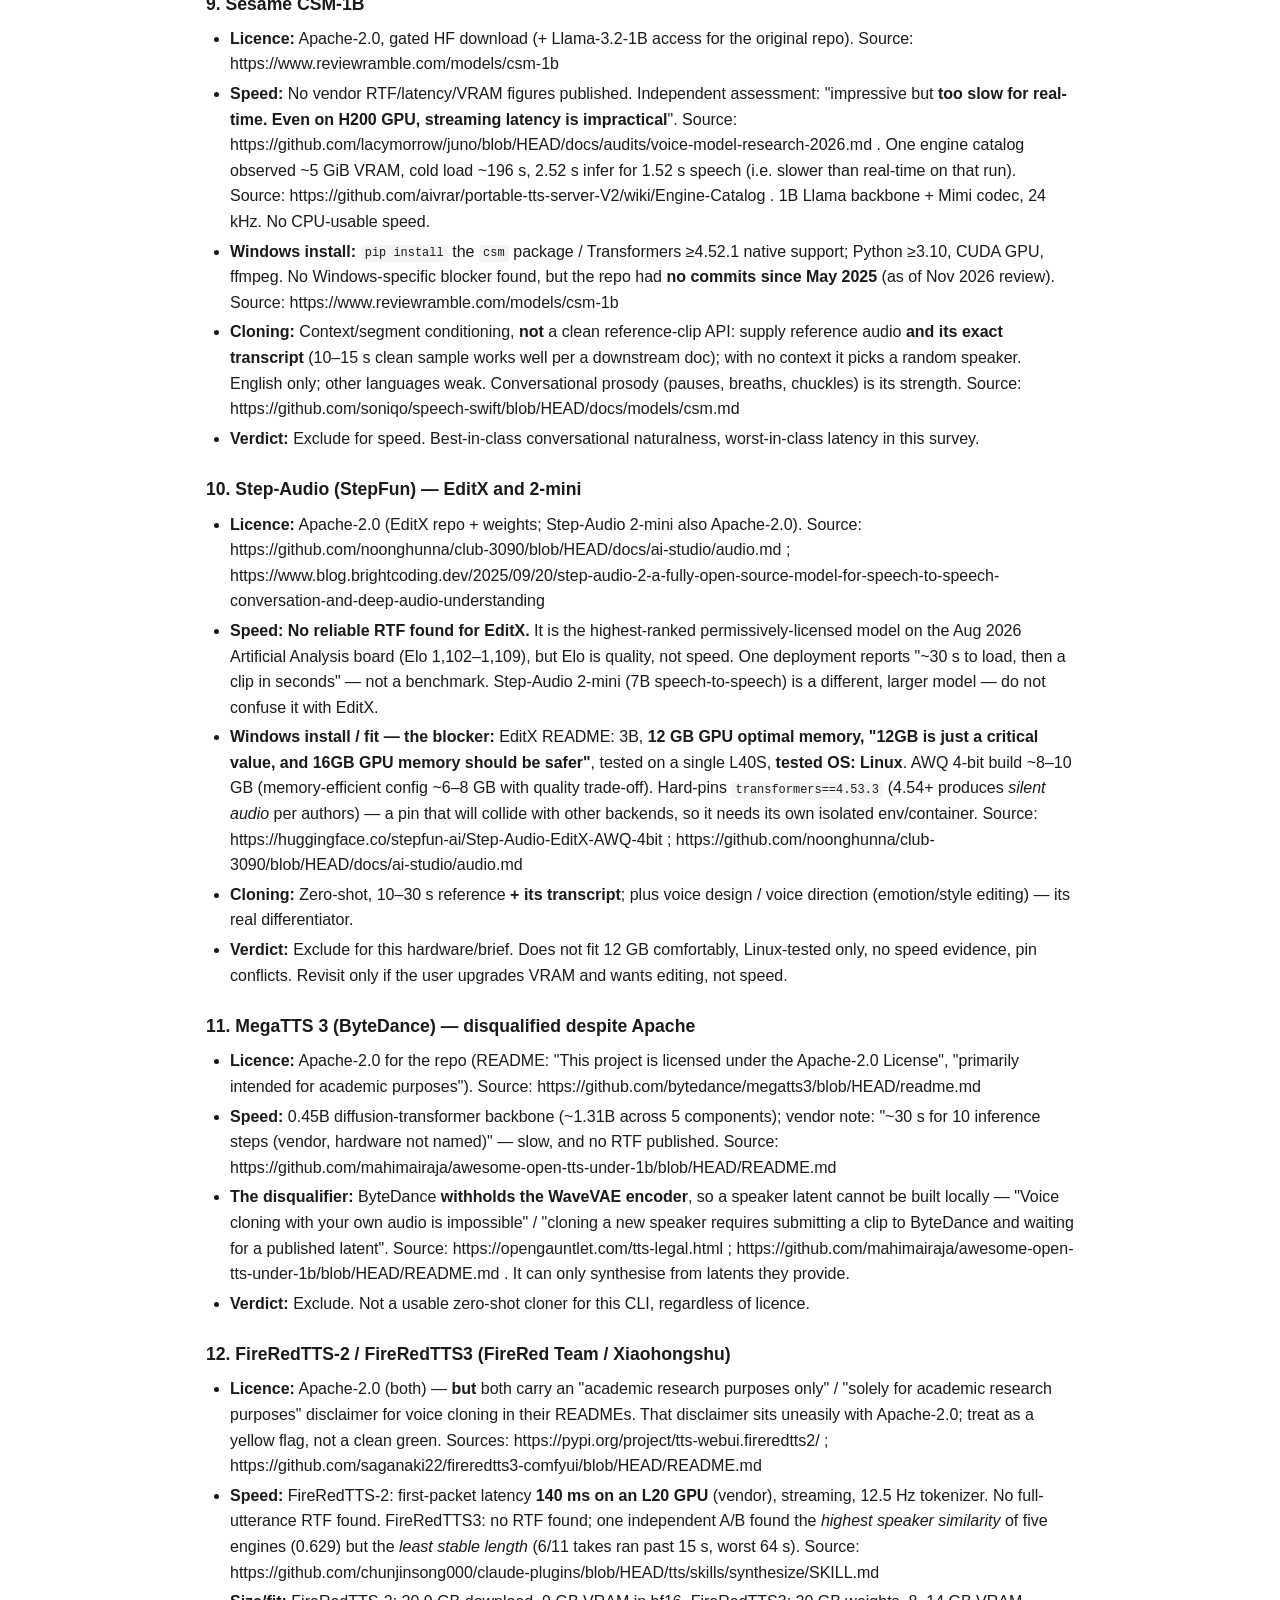
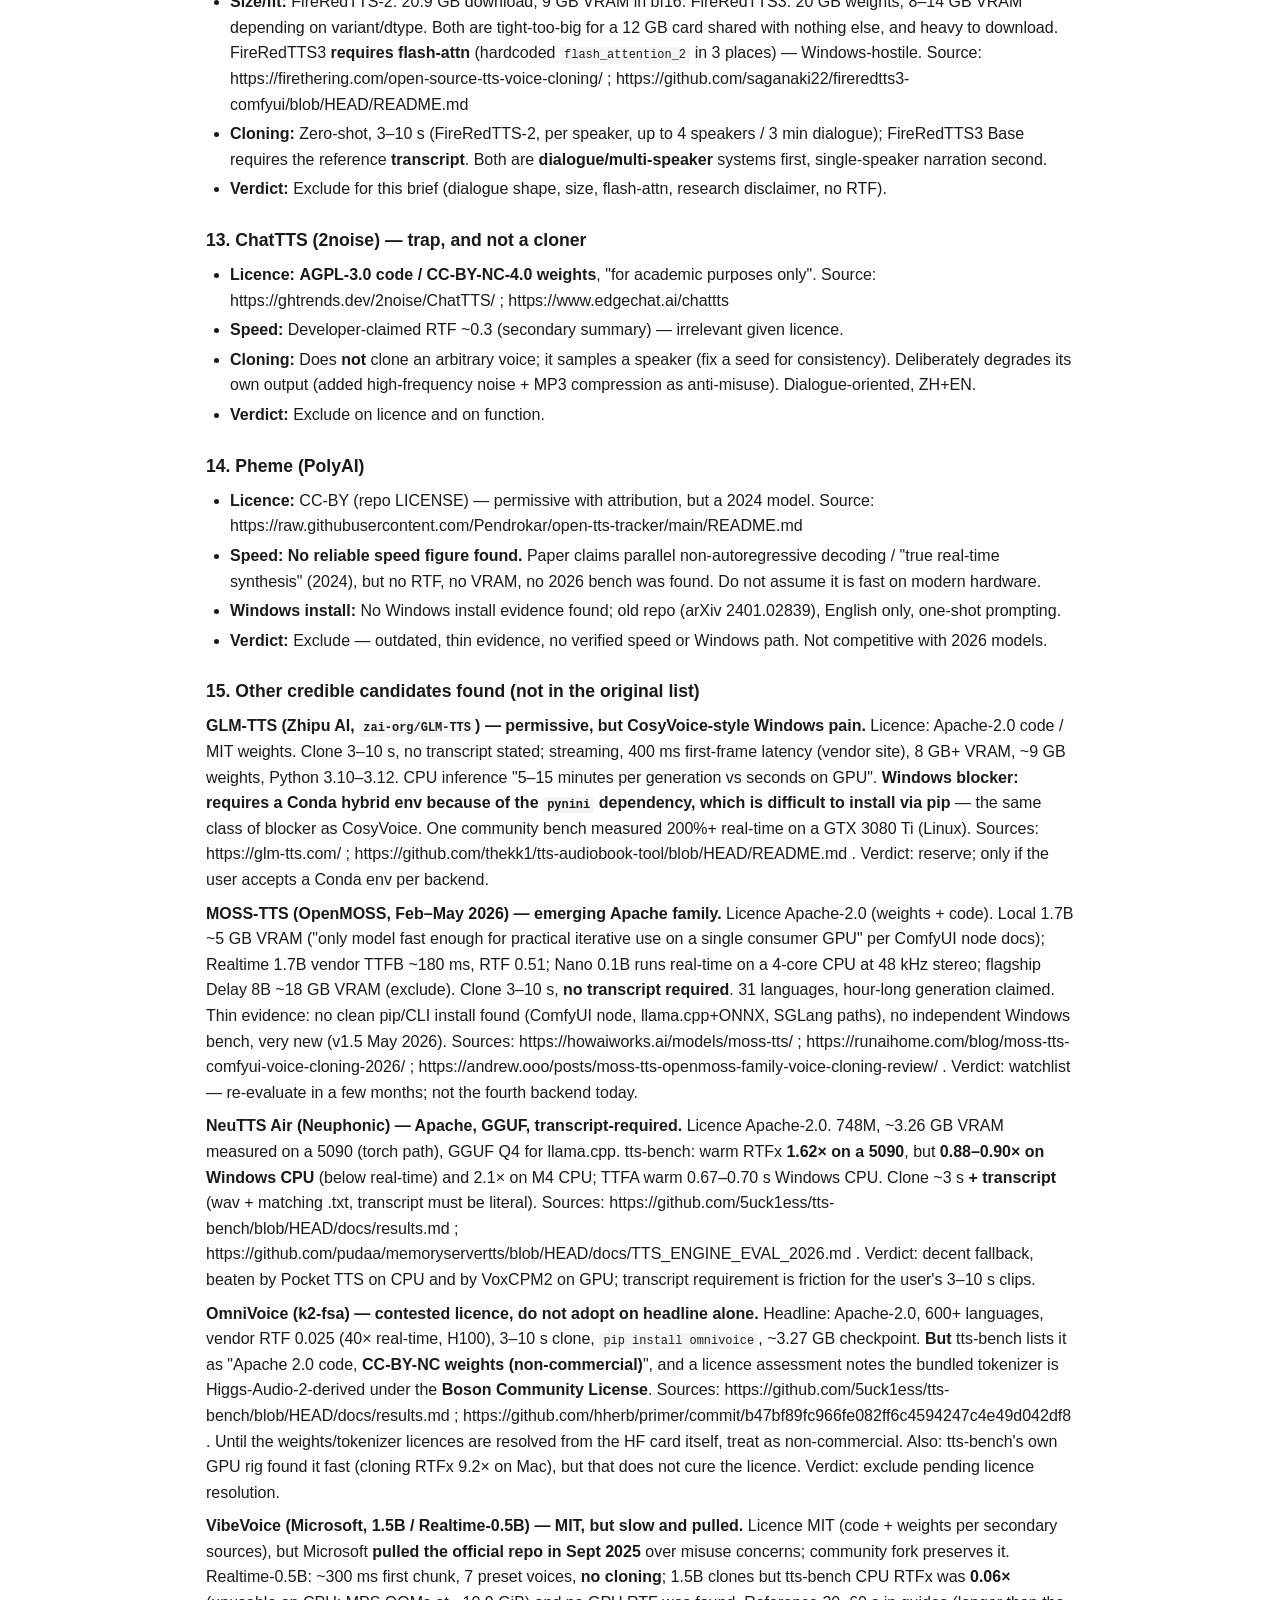
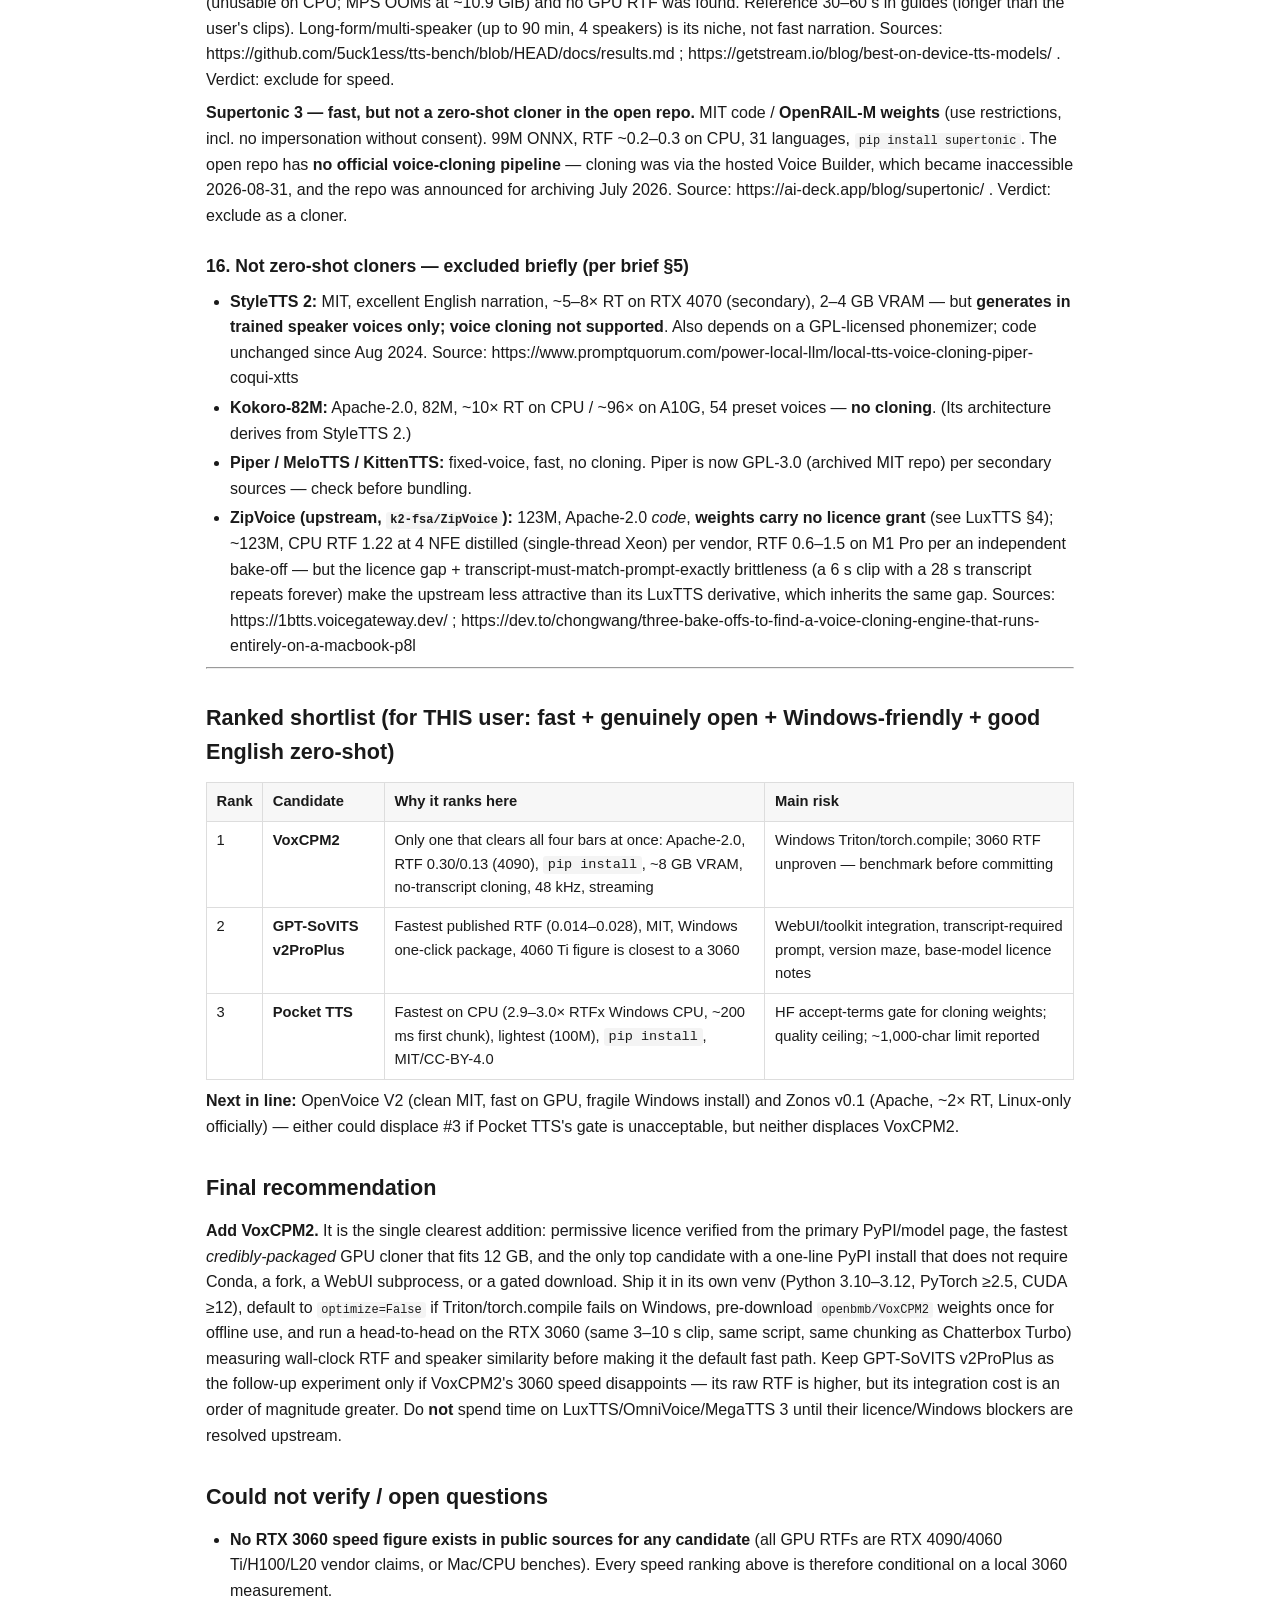
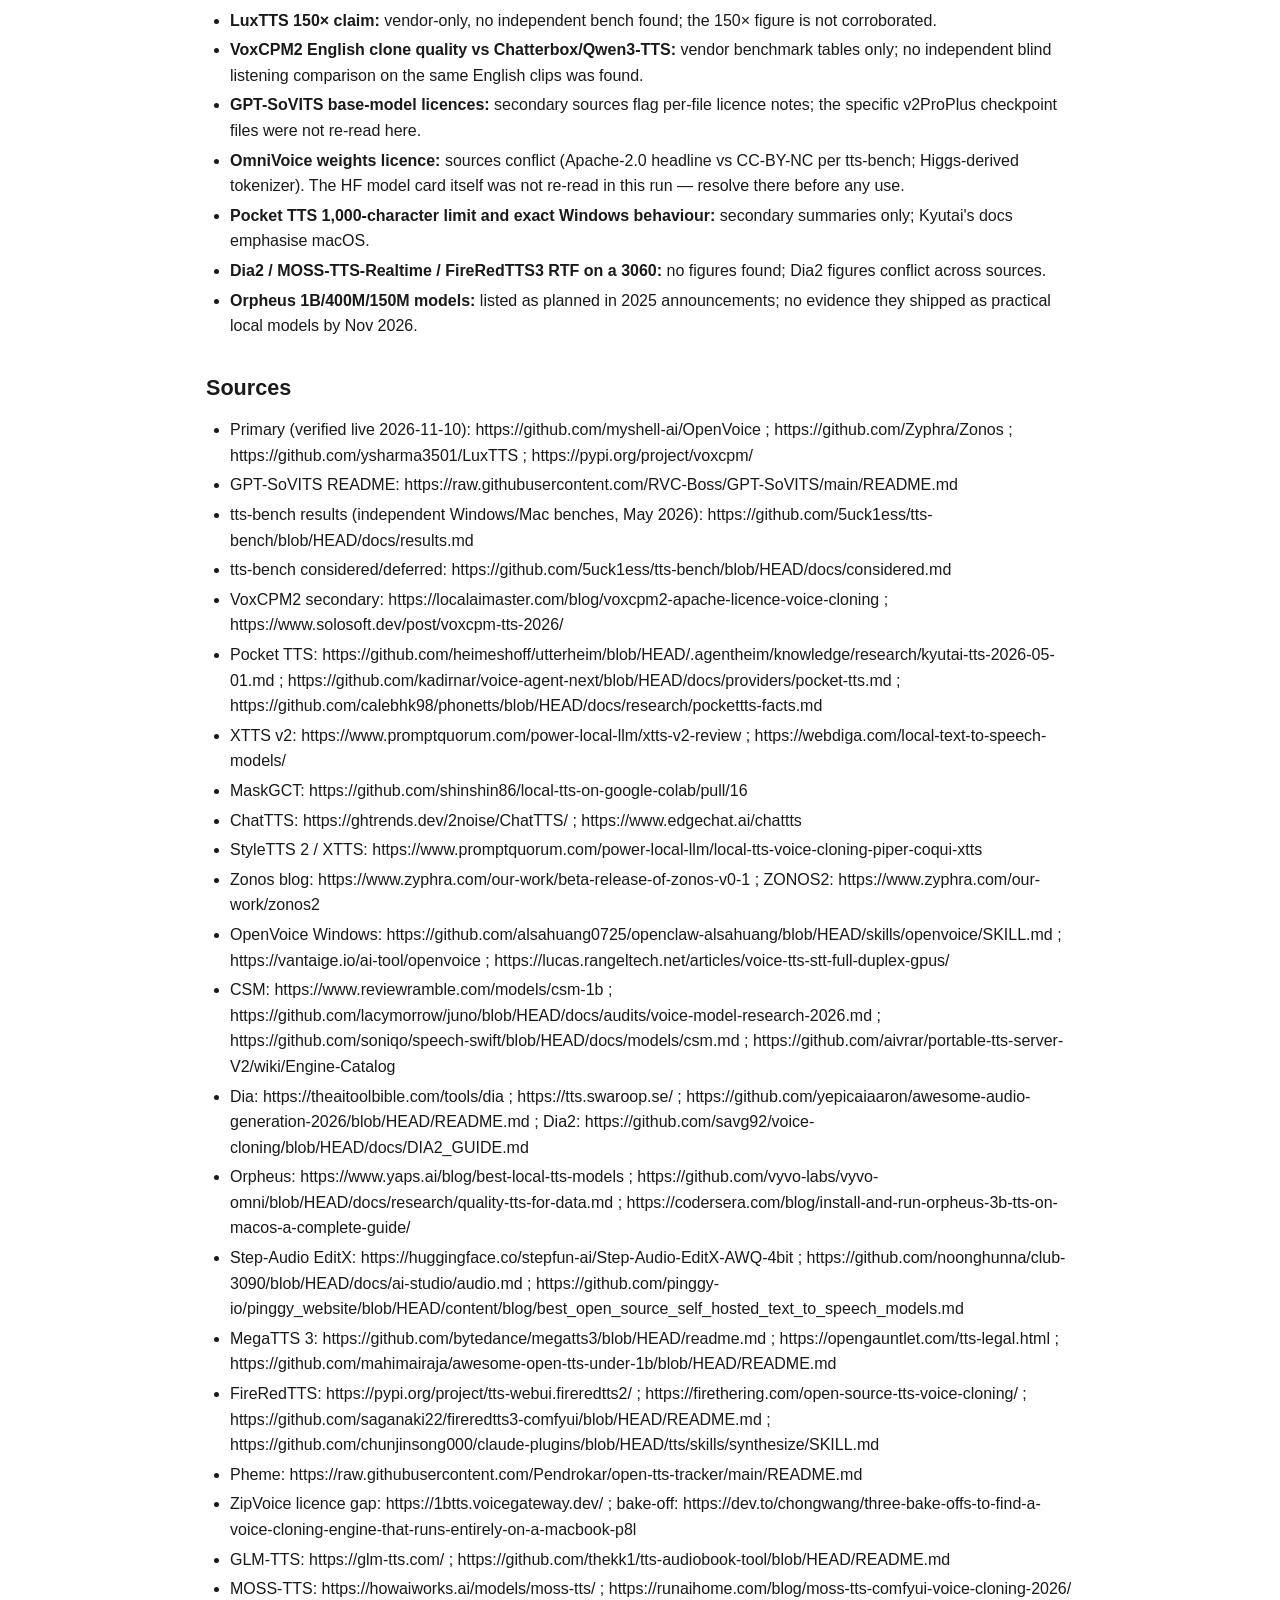
<file: site/research.html>
<!DOCTYPE html>
<html lang="en">
<head>
<meta charset="utf-8">
<meta name="viewport" content="width=device-width, initial-scale=1">
<meta name="color-scheme" content="light dark">
<title>Research — voice-generator</title>
<link rel="stylesheet" href="style.css">
</head>
<body>
<nav>
  <a class="brand" href="index.html">voice-generator</a>
  <a href="index.html">Home</a>
  <a href="synth.html">Synthesize</a>
  <a href="setup.html">Setup</a>
  <a href="history.html">History</a>
  <a href="research.html">Research</a>
</nav>
<main>
  
  <div class="callout">
    <strong>Static preview</strong> — generated by
    <code>voice-gen freeze</code> from a snapshot of this project.
    Recording, upload, and rendering don't work here; run
    <code>voice-gen serve</code> for the live tool.
    This snapshot includes mock demo
    data (a tone reference and mock renders) because the project had no
    real clips or renders yet.
  </div>
  
  
    
    
  
  
<h1>Research — fast open voice-cloning models</h1>
<p class="muted">The survey behind the backend shortlist: which free, open,
locally runnable voice-cloning TTS models are worth building on, and
which were ruled out (and why). Rendered from the report in
<code>docs/research/</code>, so this page and the published research
page always show the same text.</p>

<div class="research-body"><h1>Fast, open zero-shot voice-cloning TTS — fourth-backend research</h1>
<p><strong>Date read:</strong> 2026-11-10. <strong>Hardware / use in scope:</strong> Windows, RTX 3060 12 GB VRAM, 64 GB RAM; English text scripts → WAV, offline; speed/throughput matter more than multilingual coverage. Baseline already owned (do not re-report as discoveries): Chatterbox Turbo (MIT), Qwen3-TTS 1.7B Base (Apache-2.0), CosyVoice 3 (Apache-2.0, hardest Windows install).</p>
<p><strong>How to read speed figures:</strong> RTF = compute seconds ÷ audio seconds (RTF 0.3 ≈ 3.3× real-time; RTF 2.1 = slower than real-time). Some sources invert this as RTFx = audio ÷ compute (RTFx 3× = RTF 0.33). I state which form the source used. Almost all GPU figures are vendor claims on an RTX 4090/H100, <strong>not</strong> on an RTX 3060 — no reliable RTX 3060 figure was found for any candidate below. Do not extrapolate 4090 → 3060 linearly.</p>
<h2>Summary — answer first</h2>
<p><strong>Recommendation: add VoxCPM2 as the fourth backend — the only candidate that is simultaneously (a) genuinely permissive for code <em>and</em> weights, (b) fast on a vendor-measured basis, (c) a one-line PyPI install, and (d) fits a 12 GB card at ~8 GB VRAM.</strong> Confidence: moderate-high on licence/install/speed-claim; moderate on real-world RTX 3060 speed and English clone quality, which still need a local A/B against Chatterbox/Qwen3-TTS.</p>
<p><strong>Top 3 for this user:</strong>
1. <strong>VoxCPM2</strong> — Apache-2.0, <code>pip install voxcpm</code>, RTF ~0.30 on RTX 4090 (~0.13 with Nano-vLLM), ~8 GB VRAM, 3–10 s clone, no transcript needed for basic cloning.
2. <strong>GPT-SoVITS v2ProPlus</strong> — MIT, fastest <em>vendor-published</em> RTF in this survey (0.028 on RTX 4060 Ti, 0.014 on RTX 4090), Windows integrated package (<code>go-webui.bat</code>), but it is a few-shot/WebUI toolkit, not a clean library backend; transcript required for the prompt.
3. <strong>Pocket TTS (Kyutai)</strong> — MIT code / CC-BY-4.0 weights (permissive, attribution only), 100M, ~6× real-time <strong>on CPU</strong>, ~200 ms first chunk, <code>pip install pocket-tts</code>; the CPU/off-GPU insurance policy, not the quality leader. Its cloning weights are HF-gated (accept-terms).</p>
<p><strong>Speed dark horse, not ranked in the top 3:</strong> LuxTTS claims 150× real-time in 1 GB VRAM, but that claim is vendor-only, the project is a single-author repo (26 commits, Jan 2026), its ZipVoice lineage has an unresolved weights-licence problem, and — decisively for this user — tts-bench reports its install is <strong>blocked on Windows (no Windows <code>piper-phonemize</code> wheel)</strong>. Test it only as an experiment, not as the fourth backend.</p>
<p><strong>No other named candidate beats the three above on speed + licence + Windows.</strong> OpenVoice V2 is cleanly MIT and genuinely fast in one independent bench, but its Windows install is old/fragile (Python 3.9, MeloTTS, PyAV). Zonos v0.1 is Apache-2.0 and ~2× real-time on a 4090, but officially Linux/macOS only. Everything else is either non-commercial, too slow, too big for 12 GB, dialogue-only, or not a zero-shot cloner at all (see per-candidate sections).</p>
<hr>
<h2>At-a-glance table</h2>
<table>
<thead>
<tr>
<th>Candidate</th>
<th>Licence (code / weights)</th>
<th>Size / VRAM</th>
<th>Speed (source, hardware)</th>
<th>Clone ref</th>
<th>Windows install</th>
<th>Verdict</th>
</tr>
</thead>
<tbody>
<tr>
<td><strong>VoxCPM2</strong></td>
<td>Apache-2.0 / Apache-2.0</td>
<td>2B / ~8 GB</td>
<td>RTF ~0.30 (4090, vendor); ~0.13 Nano-vLLM</td>
<td>3–10 s, no transcript (controllable)</td>
<td><code>pip install voxcpm</code>, Py 3.10–&lt;3.13</td>
<td><strong>#1 — add it</strong></td>
</tr>
<tr>
<td><strong>GPT-SoVITS v2ProPlus</strong></td>
<td>MIT / MIT*</td>
<td>~150M–1B class, ~3 GB infer.</td>
<td>RTF 0.028 (4060 Ti), 0.014 (4090), vendor README</td>
<td>5 s zero-shot; 1 min for fine-tune</td>
<td>Integrated .7z + <code>go-webui.bat</code>, or Conda + install.ps1</td>
<td><strong>#2 — fastest, messiest</strong></td>
</tr>
<tr>
<td><strong>Pocket TTS</strong></td>
<td>MIT / CC-BY-4.0</td>
<td>100M / CPU, ~1 GB if GPU</td>
<td>~6× RT on M4 CPU (2 cores), ~200 ms first chunk</td>
<td>~5 s (community: ~20 s)</td>
<td><code>pip install pocket-tts</code> (py3-none-any wheel)</td>
<td><strong>#3 — CPU insurance</strong></td>
</tr>
<tr>
<td>LuxTTS</td>
<td>Apache-2.0 claimed / <em>contested</em></td>
<td>~123M ZipVoice-based / 1 GB claimed</td>
<td>150× RT claimed (vendor only)</td>
<td>≥3 s</td>
<td><strong>Blocked on Windows</strong> (piper-phonemize wheel)</td>
<td>Experiment only</td>
</tr>
<tr>
<td>OpenVoice V2</td>
<td>MIT / MIT</td>
<td>~100M / 6 GB+ GPU</td>
<td>5.91× RTFx on MPS, 2.49× CPU (tts-bench, independent)</td>
<td>1–5 s claimed; other sources say 30 s</td>
<td>git + MeloTTS, Py 3.9, PyAV pain</td>
<td>Clean licence, fragile install</td>
</tr>
<tr>
<td>Zonos v0.1</td>
<td>Apache-2.0 / Apache-2.0</td>
<td>1.6B / 6 GB+</td>
<td>~2× RT (4090, vendor); TTFA 200–300 ms</td>
<td>5–30 s (README: 10–30 s)</td>
<td>Linux/macOS official; Windows via fork</td>
<td>Good, but not native Windows</td>
</tr>
<tr>
<td>ZONOS2</td>
<td>Apache-2.0</td>
<td>8B total / 900M active</td>
<td>~4× faster than v0.1 (vendor); tts-bench warm RTFx ~2.0–2.1×</td>
<td>short clip, ECAPA embedding</td>
<td>Mini-SGLang server only; sm_80+ GPU kernels</td>
<td>Too heavy / unproven on 3060</td>
</tr>
<tr>
<td>Orpheus-TTS 3B</td>
<td>Apache-2.0 card / Llama-3.2 base*</td>
<td>3B / ~8 GB (GGUF Q8 ~4 GB)</td>
<td>~91 tok/s ≈ RTF ~1.0; streaming ~200 ms (vendor)</td>
<td>5–10 s</td>
<td><code>orpheus-speech</code> pip (vLLM/CUDA); GGUF+llama.cpp path</td>
<td>Slow, cloning mediocre</td>
</tr>
<tr>
<td>Dia 1.6B</td>
<td>Apache-2.0</td>
<td>1.6B / ~4.4 GB bf16</td>
<td>RTF ~2.1 on 4090 (slower than RT); other bench RTF ~4.4 on M5</td>
<td>5–10 s + transcript</td>
<td>pip / Transformers; GPU-only</td>
<td>Dialogue-only, too slow</td>
</tr>
<tr>
<td>Dia2 1B/2B</td>
<td>Apache-2.0</td>
<td>1–2B / ~6 GB</td>
<td>Streaming, ~real-time on CUDA (community)</td>
<td>5–10 s prefix audio</td>
<td>CUDA strongly recommended</td>
<td>Dialogue-only, 2-min cap</td>
</tr>
<tr>
<td>Sesame CSM-1B</td>
<td>Apache-2.0</td>
<td>1B / ~5 GiB observed, 7.15 GB ckpt</td>
<td>&quot;Too slow for real-time&quot; even on H200 (independent); no vendor RTF</td>
<td>10–15 s + <strong>transcript required</strong></td>
<td>pip + Transformers ≥4.52.1, gated HF + Llama access</td>
<td>Slow, conversational, not narration</td>
</tr>
<tr>
<td>Step-Audio-EditX</td>
<td>Apache-2.0</td>
<td>3B / 12 GB optimal, 16 GB safer; AWQ ~8–10 GB</td>
<td><strong>No reliable RTF found</strong></td>
<td>10–30 s + transcript</td>
<td>git + requirements, Conda, Linux-tested only</td>
<td>Quality leader, does not fit 12 GB comfortably</td>
</tr>
<tr>
<td>FireRedTTS-2</td>
<td>Apache-2.0* / academic-research disclaimer</td>
<td>~1.5B+ / 9 GB bf16, 20.9 GB download</td>
<td>First packet 140 ms on L20 (vendor)</td>
<td>3–10 s</td>
<td>Conda, PyTorch 2.7.1/cu126</td>
<td>Dialogue, not narration; research disclaimer</td>
</tr>
<tr>
<td>FireRedTTS3</td>
<td>Apache-2.0 / academic-research</td>
<td>2.1B / 8–14 GB VRAM, 20 GB weights</td>
<td>No RTF found; length-unstable in one A/B</td>
<td>transcript required (Base)</td>
<td>flash-attn mandatory (Windows-hostile)</td>
<td>Too big/heavy, unstable length</td>
</tr>
<tr>
<td>MegaTTS 3</td>
<td>Apache-2.0</td>
<td>0.45B backbone, ~1.31B total</td>
<td>~30 s for 10 steps (vendor, HW unnamed) — slow</td>
<td><strong>Cannot clone new speaker locally</strong> (WaveVAE encoder withheld)</td>
<td>git clone + Gradio</td>
<td><strong>Disqualified</strong></td>
</tr>
<tr>
<td>GLM-TTS</td>
<td>Apache-2.0 / MIT</td>
<td>~1.5B / 8 GB+</td>
<td>400 ms first frame (vendor site); 200%+ RT on 3080 Ti (community)</td>
<td>3–10 s</td>
<td><strong>pynini → Conda-only on Windows</strong></td>
<td>Good licence, CosyVoice-style Windows pain</td>
</tr>
<tr>
<td>MOSS-TTS Local 1.7B / Realtime</td>
<td>Apache-2.0</td>
<td>1.7B / ~5 GB</td>
<td>Realtime: TTFB ~180 ms, RTF 0.51 (vendor)</td>
<td>3–10 s, no transcript</td>
<td>ComfyUI node / llama.cpp+ONNX; no clean pip CLI found</td>
<td>Emerging, thin Windows evidence</td>
</tr>
<tr>
<td>NeuTTS Air</td>
<td>Apache-2.0</td>
<td>748M / ~3.26 GB measured (5090)</td>
<td>RTFx 1.62× on 5090; 0.88–0.90× on Windows CPU (tts-bench)</td>
<td>~3 s + transcript</td>
<td><code>pip install neutts</code> (torch) or GGUF+llama-cpp-python</td>
<td>Decent, but transcript + CPU-slow</td>
</tr>
<tr>
<td>XTTS v2</td>
<td>MPL-2.0 toolkit / <strong>CPML non-commercial weights</strong></td>
<td>~482M–1.5B / 2–4 GB</td>
<td>No RTF published</td>
<td>6 s</td>
<td><code>pip install coqui-tts</code></td>
<td><strong>Trap — exclude</strong></td>
</tr>
<tr>
<td>MaskGCT</td>
<td>MIT/Apache code / <strong>CC-BY-NC-4.0 weights</strong></td>
<td>~1B, 6-component stack</td>
<td>No reliable RTF found</td>
<td>3 s + transcript</td>
<td>Amphion monorepo, Py 3.10, torch 2.0.1, espeak-ng</td>
<td><strong>Trap — exclude</strong></td>
</tr>
<tr>
<td>ChatTTS</td>
<td><strong>AGPL-3.0 / CC-BY-NC-4.0</strong></td>
<td>~? / —</td>
<td>RTF ~0.3 claimed (developer)</td>
<td>Samples speaker, does not clone</td>
<td><code>pip install chattts</code> / git</td>
<td><strong>Trap — exclude; not a cloner</strong></td>
</tr>
<tr>
<td>StyleTTS 2</td>
<td>MIT</td>
<td>~200M / 2–4 GB</td>
<td>~5–8× RT on 4070 (secondary)</td>
<td><strong>No cloning — trained voices only</strong></td>
<td>git + requirements, GPL phonemizer</td>
<td><strong>Not a cloner — exclude</strong></td>
</tr>
<tr>
<td>Pheme</td>
<td>CC-BY</td>
<td>~100M class (2024)</td>
<td>No reliable speed figure found</td>
<td>One-shot prompting</td>
<td>Old repo, no Windows evidence</td>
<td>Outdated, thin evidence</td>
</tr>
<tr>
<td>OmniVoice</td>
<td>Apache-2.0 code / <strong>CC-BY-NC weights (per tts-bench) + Higgs tokenizer licence</strong></td>
<td>~1B / 2–2.4 GB</td>
<td>Vendor RTF 0.025 (H100); tts-bench: 9.2× RTFx cloning on Mac</td>
<td>3–10 s (+ transcript in bench)</td>
<td><code>pip install omnivoice</code></td>
<td><strong>Contested licence — exclude until resolved</strong></td>
</tr>
<tr>
<td>Supertonic 3</td>
<td>MIT code / <strong>OpenRAIL-M weights</strong></td>
<td>99M / CPU ONNX</td>
<td>RTF 0.2–0.3 on CPU (vendor/bench)</td>
<td>Voice Builder only (now shut)</td>
<td><code>pip install supertonic</code></td>
<td><strong>Not a zero-shot cloner in open repo; archived July 2026</strong></td>
</tr>
<tr>
<td>VibeVoice 1.5B</td>
<td>MIT (repo pulled Sept 2025; community fork)</td>
<td>1.5B (3B total) / 7–8 GB</td>
<td>CPU RTFx 0.06× (tts-bench — unusable on CPU); GPU figure not found</td>
<td>30–60 s (per guides; zero-shot from seconds per others)</td>
<td>git + Gradio, CUDA</td>
<td>Long-form/dialogue, slow, pulled upstream</td>
</tr>
</tbody>
</table>
<p>* See per-candidate caveats. &quot;MIT*&quot; for GPT-SoVITS: secondary sources warn base-model files / dependencies carry their own licence notes — check the specific checkpoint.</p>
<hr>
<h2>Findings — one section per serious candidate</h2>
<h3>1. VoxCPM2 (OpenBMB) — RECOMMEND</h3>
<ul>
<li><strong>Licence:</strong> Apache-2.0 for weights and code, &quot;free for commercial use&quot; — stated twice on the model card / PyPI page. Verified live on PyPI, 2026-11-10. Source: https://pypi.org/project/voxcpm/ ; also https://huggingface.co/kkjipndy/VoxCPM2 (mirror; canonical is <code>openbmb/VoxCPM2</code>).</li>
<li><strong>Speed:</strong> Vendor table (RTX 4090, concurrency 1, <code>inference_timesteps=10</code>, <code>torch.compile</code> on): VoxCPM2 RTF ~0.30 standard, ~0.13 with Nano-vLLM; VRAM ~8 GB. Source: https://pypi.org/project/voxcpm/ (Models &amp; Versions table). That is ~3.3× real-time standard, ~7.7× with Nano-vLLM — on a 4090. <strong>No RTX 3060 figure found; expect materially slower, but the 8 GB footprint leaves headroom on a 12 GB card.</strong> Streaming API exists (<code>generate_streaming</code>). No independent RTX 3060 bench found.</li>
<li><strong>Windows install:</strong> Easiest in this survey alongside Pocket TTS: <code>pip install voxcpm</code>; Python ≥3.10 (&lt;3.13), PyTorch ≥2.5.0, CUDA ≥12.0. Source: https://pypi.org/project/voxcpm/ . Known Windows landmines (secondary, from docs summaries): Triton-on-Windows (<code>Python int too large…</code> — install <code>triton-windows</code>, match Triton to PyTorch, or pass <code>optimize=False</code> to skip <code>torch.compile</code>); <code>Could not load libtorchcodec</code> with reference audio (torchaudio ≥2.9 defaults to torchcodec — install system FFmpeg or force soundfile backend); <code>torch.compile</code> + background threads throws in <code>cudagraph_trees</code> (use <code>optimize=False</code> or Nano-vLLM). Source: https://localaimaster.com/blog/voxcpm2-apache-licence-voice-cloning . vLLM-Omni serving is Linux-oriented; do not plan on it for the Windows CLI — use the plain PyPI path, Nano-vLLM only if it proves Windows-clean.</li>
<li><strong>Cloning:</strong> Controllable cloning from a short reference clip, no transcript; &quot;Ultimate Cloning&quot; (clip + exact transcript) for maximum similarity; voice design from text description also available. 30 languages, 48 kHz out, accepts 16 kHz reference. Source: https://pypi.org/project/voxcpm/ . Secondary summaries put the short clip at 3–10 s. Source: https://www.solosoft.dev/post/voxcpm-tts-2026/</li>
<li><strong>Quality/weaknesses:</strong> Top-tier on Seed-TTS-eval / CV3-eval per vendor benchmarks (vendor-reported, not independently verified here); strong English zero-shot in those tables. Weaknesses: 2B model is the heaviest of the top 3; voice design is non-deterministic run-to-run; impersonation/fraud prohibition in README (does not affect licence).</li>
<li><strong>Verdict:</strong> Add first. Main risk: Windows Triton/torch.compile friction and unproven 3060 RTF — mitigate by shipping with <code>optimize=False</code> as fallback and benchmarking a 60 s script on the 3060 before committing.</li>
</ul>
<h3>2. GPT-SoVITS (RVC-Boss) — fastest measured, messiest to integrate</h3>
<ul>
<li><strong>Licence:</strong> MIT for the framework code (GitHub licence). Secondary licence surveys warn: &quot;MIT (check base-model files)&quot; / &quot;fine-tuning base models and some dependencies carry their own license notes … model files and code must be checked separately.&quot; Source: https://aiwebcool.com/en/posts/opensource-tts-models-comparison-review . Treat as MIT-with-a-check, not blindly clean.</li>
<li><strong>Speed:</strong> The fastest vendor-published RTF in this survey, from the project README itself: v2ProPlus RTF <strong>0.028 on RTX 4060 Ti, 0.014 on RTX 4090</strong> (1,400 words ≈ 4 min audio in 3.36 s), 0.526 on M4 CPU. Source: https://raw.githubusercontent.com/RVC-Boss/GPT-SoVITS/main/README.md . Note the 4060 Ti figure is the most relevant to a 3060 (same class, newer) — still vendor-measured, single-model-version (v2ProPlus). A separate guide measured v4 inference RTF ~0.5 on RTX 5080 (Windows 11) — version matters enormously. Source: https://github.com/wty2003328/voice-cloning-guide/blob/HEAD/docs/models/gpt-sovits-v4.md</li>
<li><strong>Windows install:</strong> Best Windows story of the heavy models: integrated package, download and double-click <code>go-webui.bat</code> (tested Win ≥10); or Conda <code>python=3.10</code> + <code>pwsh -F install.ps1 --Device CU126|CU128|CPU --Source HF|HF-Mirror|ModelScope</code>, plus FFmpeg (<code>ffmpeg.exe</code>/<code>ffprobe.exe</code> in repo root). Tested envs: Python 3.10/3.11, PyTorch 2.5.1/CUDA 12.4, 2.7.0/CUDA 12.8. Source: https://raw.githubusercontent.com/RVC-Boss/GPT-SoVITS/main/README.md . No PyPI package; it is a WebUI/API toolkit, not a library — integrating into a CLI means driving its API/WebUI or vendoring its inference code, and its <code>requirements.txt</code> pins numpy/gradio/pydantic/peft ceilings that can collide with other backends (keep it in its own venv).</li>
<li><strong>Cloning:</strong> Zero-shot from 5 s of audio (per secondary summaries); its real strength is <strong>few-shot fine-tuning</strong> — ~1 min of data trains a voice model, LoRA ~30–60 min on an RTX 5080 for v4 (10 min data). That is <em>not</em> the user&#x27;s workflow (3–10 s clip, no training). For pure zero-shot, the prompt needs audio <strong>+ its transcript</strong>. English quality is good but the ecosystem/quality tuning is Chinese-first; v3/v4 lean heavily on the reference clip and are less tolerant of average-quality training audio than v2/v2Pro. Source: https://github.com/wty2003328/voice-cloning-guide/blob/HEAD/docs/models/gpt-sovits-v4.md ; https://www.aiwindes.com/blog/gpt-sovits</li>
<li><strong>Verdict:</strong> #2. Worth adding only if the CLI can tolerate a separate venv + WebUI/API subprocess and the user accepts transcript-required prompting. Main risk: integration complexity and version maze (v1/v2/v3/v4/v2Pro/v2ProPlus are not a linear sequence).</li>
</ul>
<h3>3. Pocket TTS (Kyutai) — fastest on CPU, lightest, gated cloning</h3>
<ul>
<li><strong>Licence:</strong> Code MIT; weights <strong>CC-BY-4.0</strong> (permissive, commercial use allowed with attribution). Source: https://github.com/heimeshoff/utterheim/blob/HEAD/.agentheim/knowledge/research/kyutai-tts-2026-05-01.md ; https://github.com/kadirnar/voice-agent-next/blob/HEAD/docs/providers/pocket-tts.md . Caveat: individual preset voices have their own licences (two, <code>jean</code>/<code>cosette</code>, are CC-BY-NC-4.0 — irrelevant if you only use cloning, but check before bundling preset voices).</li>
<li><strong>Speed:</strong> Headline feature is CPU: <strong>~6× real-time on a MacBook Air M4 using only 2 CPU cores, ~200 ms first-chunk latency</strong>, 100M params, 24 kHz. Source: same Utterheim research note. Independent tts-bench (Windows Ryzen 9 9950X3D CPU, May 2026): TTFA warm 97–150 ms, <strong>RTFx warm 2.9–3.0×</strong> — the fastest cloning-capable option on that CPU rig. Source: https://github.com/5uck1ess/tts-bench/blob/HEAD/docs/results.md . GPU explicitly <em>not recommended</em> by Kyutai (no speedup). On the user&#x27;s 64 GB RAM desktop CPU this will be fast; on GPU it wastes the 3060.</li>
<li><strong>Windows install:</strong> <code>pip install pocket-tts</code> (PyPI, version 2.0.0, 2026-04-21; <code>py3-none-any</code> wheel suggests Windows installs, but Kyutai docs only call out macOS numbers — Windows is not explicitly documented/tested by Kyutai). PyTorch ≥2.5 CPU build is fine. No espeak/pynini blocker found. Source: https://github.com/heimeshoff/utterheim/blob/HEAD/.agentheim/knowledge/research/kyutai-tts-2026-05-01.md</li>
<li><strong>Cloning:</strong> Sample-based zero-shot, no fine-tuning. Kyutai&#x27;s own post says 5 s is enough; community write-ups quote ~20 s as a working number; other docs say 5–30 s, ideally clean. <strong>Gated:</strong> cloning weights (<code>kyutai/pocket-tts</code>) require accepting terms on Hugging Face and logging in; without access it silently falls back to <code>kyutai/pocket-tts-without-voice-cloning</code>. That gate breaks a fully-offline, no-account CLI flow on first run unless weights are pre-downloaded/cached. Source: https://github.com/kadirnar/voice-agent-next/blob/HEAD/docs/providers/pocket-tts.md ; https://github.com/calebhk98/phonetts/blob/HEAD/docs/research/pockettts-facts.md</li>
<li><strong>Quality/weaknesses:</strong> 6 languages (EN, FR, DE, PT, IT, ES — plus Dutch in one doc), 27 preset voices; no emotion controls, no speed parameter; max ~1,000 characters per request in one secondary summary (verify before long-form use); quality is good for its size but below Chatterbox/Qwen3-TTS class. English-only at launch per the May 2026 note, now 6 languages.</li>
<li><strong>Verdict:</strong> #3. Add as the CPU/off-GPU fallback, not as the primary speed backend. Main risk: HF accept-terms gate + quality ceiling.</li>
</ul>
<h3>4. LuxTTS (ZipVoice-based) — speed dark horse, do not make it the backend</h3>
<ul>
<li><strong>Licence:</strong> README (verified live): &quot;The model and code are licensed under the Apache-2.0 license.&quot; Source: https://github.com/ysharma3501/LuxTTS . <strong>But:</strong> it is a distilled ZipVoice derivative, and ZipVoice&#x27;s own weights carry <strong>no licence grant at all</strong> (no licence key in the HF card, none in the README frontmatter) and were trained on the CC-BY-NC-4.0 Emilia dataset. Sources: https://1btts.voicegateway.dev/ ; sherpa-onnx registry summary in search results. LuxTTS&#x27;s Apache claim therefore does not settle the provenance question — flag for legal review before any commercial use.</li>
<li><strong>Speed:</strong> Vendor claim only: &quot;150x realtime on a single GPU and faster then realtime on CPU&#x27;s&quot;, 1 GB VRAM, 48 kHz, distilled to 4 steps. Source: https://github.com/ysharma3501/LuxTTS . <strong>No independent benchmark found</strong> (tts-bench lists it but could not install it — see below). Treat 150× as unverified marketing until measured on the 3060.</li>
<li><strong>Windows install:</strong> <strong>Blocked.</strong> tts-bench: &quot;install blocked on Windows <strong>and Apple Silicon</strong> — no arm64/Windows <code>piper-phonemize</code> wheel&quot;. Source: https://github.com/5uck1ess/tts-bench/blob/HEAD/docs/results.md . Upstream install is <code>git clone + pip install -r requirements.txt</code>, HF <code>YatharthS/LuxTTS</code>, <code>device=&#x27;cuda&#x27;/&#x27;cpu&#x27;</code>. Single-author repo, 26 commits, created 2026-01-23, 5,549 stars — thin maintenance.</li>
<li><strong>Cloning:</strong> ≥3 s reference (README: &quot;Please use at minimum a 3 second audio file&quot;). No transcript mentioned in the README example (<code>encode_prompt(prompt_audio)</code> only). EN + ZH only (ZipVoice lineage).</li>
<li><strong>Verdict:</strong> Experiment only. Main risk: Windows install blocker + licence provenance + unverified speed/quality.</li>
</ul>
<h3>5. OpenVoice V2 (MyShell / MIT)</h3>
<ul>
<li><strong>Licence:</strong> MIT for V1 and V2, code and weights — verified live on the repo: &quot;Starting from April 2024, both V2 and V1 are released under MIT License. Free for commercial use.&quot; Source: https://github.com/myshell-ai/OpenVoice</li>
<li><strong>Speed:</strong> No vendor RTF on the README. Independent tts-bench (Mac M4): OpenVoice v2 <strong>RTFx warm 5.91× on MPS, 2.49× on CPU</strong>; TTFA warm ~1.0 s MPS / 2.4 s CPU — &quot;fastest of the newly-added cloning models on MPS&quot;. Source: https://github.com/5uck1ess/tts-bench/blob/HEAD/docs/results.md . A laptop-CPU measurement found MeloTTS base synthesis very slow (RTF 6.46 incl. warm-up) with the OpenVoice conversion step at RTF 0.925 — i.e. the <em>base TTS</em> is the bottleneck on CPU, not the converter. Source: https://lucas.rangeltech.net/articles/voice-tts-stt-full-duplex-gpus/ . Secondary guides claim ~200 ms first-audio on RTX 4090 and 1–2 s/sentence on RTX 3070 — unverified. On a 3060 GPU it should be fast; no 3060 figure found.</li>
<li><strong>Windows install:</strong> The weak point. Requires MeloTTS as the base TTS (<code>pip install git+https://github.com/myshell-ai/MeloTTS.git</code> + <code>python -m unidic download</code>), Python <strong>3.9 precisely</strong> per secondary guides, Conda, CUDA GPU; PyAV Cython build failures on Windows are reported, with a community Windows guide/fork (<code>Alienpups/OpenVoice</code>, <code>docs/USAGE_WINDOWS.md</code>) and Docker suggested instead. The upstream package was renamed <code>openvoice</code> → <code>myshell-openvoice</code> (2025–26), breaking old pins (<code>Requested myshell-openvoice … has inconsistent name</code>). Sources: https://github.com/alsahuang0725/openclaw-alsahuang/blob/HEAD/skills/openvoice/SKILL.md ; https://vantaige.io/ai-tool/openvoice ; https://github.com/warith-harchaoui/sprezzature/blob/HEAD/sprezzature-publish/references/audio-narration.md</li>
<li><strong>Cloning:</strong> Instant, tone-colour cloning; reference length is inconsistently reported (1–5 s in one guide, 30 s in another survey — the README does not pin a number; verify empirically). No transcript required for the converter (MeloTTS synthesises the base voice; OpenVoice converts timbre). 6 native languages (EN/ES/FR/ZH/JP/KR); style/emotion/accent control is its differentiator. Quality is a generation behind Chatterbox/Qwen3-TTS/Fish — &quot;slightly behind newer models&quot; per surveys.</li>
<li><strong>Verdict:</strong> Cleanest licence in the survey after VoxCPM2, genuinely fast on GPU, but the Windows install is the most fragile of the permissive options and quality is dated. Reserve candidate if VoxCPM2&#x27;s Triton issue proves worse in practice.</li>
</ul>
<h3>6. Zonos v0.1 (Zyphra) — Apache, fast, not native Windows</h3>
<ul>
<li><strong>Licence:</strong> Apache-2.0 — verified live. Source: https://github.com/Zyphra/Zonos</li>
<li><strong>Speed:</strong> Vendor README (verified live): &quot;real-time factor of ~2x on an RTX 4090 (i.e. generates 2 seconds of audio per 1 second of compute time)&quot;; Zyphra blog: TTFA 200–300 ms, RTF &quot;significantly above 1&quot; on RTX 4090. Source: https://github.com/Zyphra/Zonos ; https://www.zyphra.com/our-work/beta-release-of-zonos-v0-1 . 1.6B transformer or hybrid (Mamba2), 44 kHz native.</li>
<li><strong>Windows install:</strong> Officially <strong>Linux (Ubuntu 22.04/24.04) / macOS only</strong>; &quot;For experimental windows support check out this fork.&quot; Source: https://github.com/Zyphra/Zonos . Windows path needs eSpeak-NG (Chocolatey/MSI + <code>PHONEMIZER_ESPEAK_LIBRARY=C:\Program Files\eSpeak NG\libespeak-ng.dll</code>), CUDA Toolkit, VS Build Tools for the hybrid compile step; community forks report flaky stability/artifacts. Install is <code>uv sync</code> / <code>pip install -e .</code> (+ <code>.[compile]</code> for hybrid). GPU 6 GB+ VRAM; hybrid additionally needs a 3000-series+ GPU (3060 qualifies). CPU is &quot;a lot slower … likely won&#x27;t be sufficient for interactive use.&quot;</li>
<li><strong>Cloning:</strong> README: 10–30 s speaker sample; Zyphra blog: 5–30 s. Speaker embedding <em>or</em> audio-prefix modes; no transcript required for embedding mode. Fine-grained speaking-rate / pitch / emotion conditioning.</li>
<li><strong>Verdict:</strong> Strong second-tier permissive option, but the Windows-via-fork status is a real maintenance risk for a CLI backend. Main risk: fork drift / no official Windows support.</li>
<li><strong>ZONOS2 (successor, June 2026):</strong> Apache-2.0, MoE 8B total / 900M active, &quot;4× real-time throughput vs v0.1&quot; (vendor), tts-bench warm RTFx ~2.0–2.1×, cold TTFA 2.5–8.3 s. But it ships <strong>only as a Mini-SGLang server</strong>, requires sm_80+ GPU kernels (flashinfer/sgl_kernel/cutlass — 3060 is sm_86 so it passes the floor, but the 8B total weights + server stack are unproven on 12 GB), and 41-language scope is irrelevant here. Not recommended for this user now. Sources: https://www.zyphra.com/our-work/zonos2 ; https://github.com/5uck1ess/tts-bench/blob/HEAD/docs/considered.md</li>
</ul>
<h3>7. Orpheus-TTS (Canopy Labs)</h3>
<ul>
<li><strong>Licence:</strong> Apache-2.0 on the fine-tuned card (<code>canopylabs/orpheus-3b-0.1-ft</code>), <strong>but</strong> it is a fine-tune of Meta Llama-3.2-3B-Instruct — secondary sources flag &quot;read Meta&#x27;s terms as well&quot; and the card is gated. Source: https://www.yaps.ai/blog/best-local-tts-models</li>
<li><strong>Speed:</strong> Vendor: ~200 ms streaming latency, down to 25–50 ms with input streaming. Independent estimate: ~91 tok/s ≈ RTF ~1.0 (i.e. about real-time, not faster) on unspecified hardware; vLLM can serve 16–25 concurrent streams on H100. Source: https://github.com/vyvo-labs/vyvo-omni/blob/HEAD/docs/research/quality-tts-for-data.md . No RTF on a 3060 found. 3B model, ~8 GB VRAM (GGUF Q8 ~4 GB); the promised 1B/400M/150M smaller sizes were <strong>not released as practical local models as of mid-2026</strong> (treat as roadmap, not available).</li>
<li><strong>Windows install:</strong> Upstream <code>orpheus-speech</code> pip package depends on vLLM + CUDA PyTorch (Linux/CUDA path; vLLM pinned 0.7.3 after a regression). The practical Windows path is GGUF + llama.cpp/LM Studio + a community client (<code>isaiahbjork/orpheus-tts-local</code>) decoding SNAC tokens via <code>hubertsiuzdak/snac_24khz</code> — workable but indirect for a CLI. Source: https://codersera.com/blog/install-and-run-orpheus-3b-tts-on-macos-a-complete-guide/</li>
<li><strong>Cloning:</strong> Zero-shot from a short clip (5–10 s per guides; README recipe prepends the reference as a voice exemplar). Multiple sources agree cloning is <strong>mediocre / &quot;rough&quot; / &quot;weaker than fixed voices&quot;</strong>; its strength is the 8 built-in English voices + emotion tags (<code>&lt;laugh&gt;</code>, <code>&lt;sigh&gt;</code> …), not cloning fidelity. Source: https://github.com/vyvo-labs/vyvo-omni/blob/HEAD/docs/research/quality-tts-for-data.md ; https://www.yaps.ai/blog/best-local-tts-models</li>
<li><strong>Verdict:</strong> Do not add for cloning speed. English-only, ~real-time (not fast), cloning is its weak point.</li>
</ul>
<h3>8. Dia 1.6B / Dia2 (Nari Labs)</h3>
<ul>
<li><strong>Licence:</strong> Apache-2.0 (both). Source: https://theaitoolbible.com/tools/dia</li>
<li><strong>Speed — too slow for this brief:</strong> Dia 1.6B RTF ~2.1 (bf16 + compile) on RTX 4090 per vendor/community tables — i.e. <strong>slower than real-time</strong>; an independent Mac bench measured RTF ~4.4. Source: https://github.com/yepicaiaaron/awesome-audio-generation-2026/blob/HEAD/README.md ; https://tts.swaroop.se/ . Dia2 is streaming and community guides claim ~real-time / ~0.5× latency on CUDA, ~2.1× real-time on RTX 4090 in one provider doc — but those figures conflict and Dia2 is dialogue-oriented; no clean 3060 RTF found.</li>
<li><strong>Windows install:</strong> Dia via pip / Transformers (first-party HF integration now exists); Dia2 &quot;CUDA strongly recommended&quot;, CPU/MPS essentially unusable (~840 s for 1.12 s audio on Apple CPU). No Windows-specific blocker found beyond CUDA-only practicality. Source: https://github.com/savg92/voice-cloning/blob/HEAD/docs/DIA2_GUIDE.md</li>
<li><strong>Cloning:</strong> Dia: 5–10 s clip <strong>+ its transcript</strong> (audio prompt). Dia2: prefix audio per speaker (Whisper-transcribed). Voices drift between runs unless seeded / prompted. <strong>Dialogue-first:</strong> <code>[S1]</code>/<code>[S2]</code> two-speaker generation, nonverbals (<code>(laughs)</code>…); single-speaker narration is &quot;not its lane&quot; — one bench found it truncated a 40 s passage to 19.6 s. Max ~2 min per generation (Dia2). English only.</li>
<li><strong>Verdict:</strong> Exclude for narration. Wrong shape (dialogue) and too slow.</li>
</ul>
<h3>9. Sesame CSM-1B</h3>
<ul>
<li><strong>Licence:</strong> Apache-2.0, gated HF download (+ Llama-3.2-1B access for the original repo). Source: https://www.reviewramble.com/models/csm-1b</li>
<li><strong>Speed:</strong> No vendor RTF/latency/VRAM figures published. Independent assessment: &quot;impressive but <strong>too slow for real-time. Even on H200 GPU, streaming latency is impractical</strong>&quot;. Source: https://github.com/lacymorrow/juno/blob/HEAD/docs/audits/voice-model-research-2026.md . One engine catalog observed ~5 GiB VRAM, cold load ~196 s, 2.52 s infer for 1.52 s speech (i.e. slower than real-time on that run). Source: https://github.com/aivrar/portable-tts-server-V2/wiki/Engine-Catalog . 1B Llama backbone + Mimi codec, 24 kHz. No CPU-usable speed.</li>
<li><strong>Windows install:</strong> <code>pip install</code> the <code>csm</code> package / Transformers ≥4.52.1 native support; Python ≥3.10, CUDA GPU, ffmpeg. No Windows-specific blocker found, but the repo had <strong>no commits since May 2025</strong> (as of Nov 2026 review). Source: https://www.reviewramble.com/models/csm-1b</li>
<li><strong>Cloning:</strong> Context/segment conditioning, <strong>not</strong> a clean reference-clip API: supply reference audio <strong>and its exact transcript</strong> (10–15 s clean sample works well per a downstream doc); with no context it picks a random speaker. English only; other languages weak. Conversational prosody (pauses, breaths, chuckles) is its strength. Source: https://github.com/soniqo/speech-swift/blob/HEAD/docs/models/csm.md</li>
<li><strong>Verdict:</strong> Exclude for speed. Best-in-class conversational naturalness, worst-in-class latency in this survey.</li>
</ul>
<h3>10. Step-Audio (StepFun) — EditX and 2-mini</h3>
<ul>
<li><strong>Licence:</strong> Apache-2.0 (EditX repo + weights; Step-Audio 2-mini also Apache-2.0). Source: https://github.com/noonghunna/club-3090/blob/HEAD/docs/ai-studio/audio.md ; https://www.blog.brightcoding.dev/2025/09/20/step-audio-2-a-fully-open-source-model-for-speech-to-speech-conversation-and-deep-audio-understanding</li>
<li><strong>Speed:</strong> <strong>No reliable RTF found for EditX.</strong> It is the highest-ranked permissively-licensed model on the Aug 2026 Artificial Analysis board (Elo 1,102–1,109), but Elo is quality, not speed. One deployment reports &quot;~30 s to load, then a clip in seconds&quot; — not a benchmark. Step-Audio 2-mini (7B speech-to-speech) is a different, larger model — do not confuse it with EditX.</li>
<li><strong>Windows install / fit — the blocker:</strong> EditX README: 3B, <strong>12 GB GPU optimal memory, &quot;12GB is just a critical value, and 16GB GPU memory should be safer&quot;</strong>, tested on a single L40S, <strong>tested OS: Linux</strong>. AWQ 4-bit build ~8–10 GB (memory-efficient config ~6–8 GB with quality trade-off). Hard-pins <code>transformers==4.53.3</code> (4.54+ produces <em>silent audio</em> per authors) — a pin that will collide with other backends, so it needs its own isolated env/container. Source: https://huggingface.co/stepfun-ai/Step-Audio-EditX-AWQ-4bit ; https://github.com/noonghunna/club-3090/blob/HEAD/docs/ai-studio/audio.md</li>
<li><strong>Cloning:</strong> Zero-shot, 10–30 s reference <strong>+ its transcript</strong>; plus voice design / voice direction (emotion/style editing) — its real differentiator.</li>
<li><strong>Verdict:</strong> Exclude for this hardware/brief. Does not fit 12 GB comfortably, Linux-tested only, no speed evidence, pin conflicts. Revisit only if the user upgrades VRAM and wants editing, not speed.</li>
</ul>
<h3>11. MegaTTS 3 (ByteDance) — disqualified despite Apache</h3>
<ul>
<li><strong>Licence:</strong> Apache-2.0 for the repo (README: &quot;This project is licensed under the Apache-2.0 License&quot;, &quot;primarily intended for academic purposes&quot;). Source: https://github.com/bytedance/megatts3/blob/HEAD/readme.md</li>
<li><strong>Speed:</strong> 0.45B diffusion-transformer backbone (~1.31B across 5 components); vendor note: &quot;~30 s for 10 inference steps (vendor, hardware not named)&quot; — slow, and no RTF published. Source: https://github.com/mahimairaja/awesome-open-tts-under-1b/blob/HEAD/README.md</li>
<li><strong>The disqualifier:</strong> ByteDance <strong>withholds the WaveVAE encoder</strong>, so a speaker latent cannot be built locally — &quot;Voice cloning with your own audio is impossible&quot; / &quot;cloning a new speaker requires submitting a clip to ByteDance and waiting for a published latent&quot;. Source: https://opengauntlet.com/tts-legal.html ; https://github.com/mahimairaja/awesome-open-tts-under-1b/blob/HEAD/README.md . It can only synthesise from latents they provide.</li>
<li><strong>Verdict:</strong> Exclude. Not a usable zero-shot cloner for this CLI, regardless of licence.</li>
</ul>
<h3>12. FireRedTTS-2 / FireRedTTS3 (FireRed Team / Xiaohongshu)</h3>
<ul>
<li><strong>Licence:</strong> Apache-2.0 (both) — <strong>but</strong> both carry an &quot;academic research purposes only&quot; / &quot;solely for academic research purposes&quot; disclaimer for voice cloning in their READMEs. That disclaimer sits uneasily with Apache-2.0; treat as a yellow flag, not a clean green. Sources: https://pypi.org/project/tts-webui.fireredtts2/ ; https://github.com/saganaki22/fireredtts3-comfyui/blob/HEAD/README.md</li>
<li><strong>Speed:</strong> FireRedTTS-2: first-packet latency <strong>140 ms on an L20 GPU</strong> (vendor), streaming, 12.5 Hz tokenizer. No full-utterance RTF found. FireRedTTS3: no RTF found; one independent A/B found the <em>highest speaker similarity</em> of five engines (0.629) but the <em>least stable length</em> (6/11 takes ran past 15 s, worst 64 s). Source: https://github.com/chunjinsong000/claude-plugins/blob/HEAD/tts/skills/synthesize/SKILL.md</li>
<li><strong>Size/fit:</strong> FireRedTTS-2: 20.9 GB download, 9 GB VRAM in bf16. FireRedTTS3: 20 GB weights, 8–14 GB VRAM depending on variant/dtype. Both are tight-too-big for a 12 GB card shared with nothing else, and heavy to download. FireRedTTS3 <strong>requires flash-attn</strong> (hardcoded <code>flash_attention_2</code> in 3 places) — Windows-hostile. Source: https://firethering.com/open-source-tts-voice-cloning/ ; https://github.com/saganaki22/fireredtts3-comfyui/blob/HEAD/README.md</li>
<li><strong>Cloning:</strong> Zero-shot, 3–10 s (FireRedTTS-2, per speaker, up to 4 speakers / 3 min dialogue); FireRedTTS3 Base requires the reference <strong>transcript</strong>. Both are <strong>dialogue/multi-speaker</strong> systems first, single-speaker narration second.</li>
<li><strong>Verdict:</strong> Exclude for this brief (dialogue shape, size, flash-attn, research disclaimer, no RTF).</li>
</ul>
<h3>13. ChatTTS (2noise) — trap, and not a cloner</h3>
<ul>
<li><strong>Licence:</strong> <strong>AGPL-3.0 code / CC-BY-NC-4.0 weights</strong>, &quot;for academic purposes only&quot;. Source: https://ghtrends.dev/2noise/ChatTTS/ ; https://www.edgechat.ai/chattts</li>
<li><strong>Speed:</strong> Developer-claimed RTF ~0.3 (secondary summary) — irrelevant given licence.</li>
<li><strong>Cloning:</strong> Does <strong>not</strong> clone an arbitrary voice; it samples a speaker (fix a seed for consistency). Deliberately degrades its own output (added high-frequency noise + MP3 compression as anti-misuse). Dialogue-oriented, ZH+EN.</li>
<li><strong>Verdict:</strong> Exclude on licence and on function.</li>
</ul>
<h3>14. Pheme (PolyAI)</h3>
<ul>
<li><strong>Licence:</strong> CC-BY (repo LICENSE) — permissive with attribution, but a 2024 model. Source: https://raw.githubusercontent.com/Pendrokar/open-tts-tracker/main/README.md</li>
<li><strong>Speed:</strong> <strong>No reliable speed figure found.</strong> Paper claims parallel non-autoregressive decoding / &quot;true real-time synthesis&quot; (2024), but no RTF, no VRAM, no 2026 bench was found. Do not assume it is fast on modern hardware.</li>
<li><strong>Windows install:</strong> No Windows install evidence found; old repo (arXiv 2401.02839), English only, one-shot prompting.</li>
<li><strong>Verdict:</strong> Exclude — outdated, thin evidence, no verified speed or Windows path. Not competitive with 2026 models.</li>
</ul>
<h3>15. Other credible candidates found (not in the original list)</h3>
<p><strong>GLM-TTS (Zhipu AI, <code>zai-org/GLM-TTS</code>) — permissive, but CosyVoice-style Windows pain.</strong>
Licence: Apache-2.0 code / MIT weights. Clone 3–10 s, no transcript stated; streaming, 400 ms first-frame latency (vendor site), 8 GB+ VRAM, ~9 GB weights, Python 3.10–3.12. CPU inference &quot;5–15 minutes per generation vs seconds on GPU&quot;. <strong>Windows blocker: requires a Conda hybrid env because of the <code>pynini</code> dependency, which is difficult to install via pip</strong> — the same class of blocker as CosyVoice. One community bench measured 200%+ real-time on a GTX 3080 Ti (Linux). Sources: https://glm-tts.com/ ; https://github.com/thekk1/tts-audiobook-tool/blob/HEAD/README.md . Verdict: reserve; only if the user accepts a Conda env per backend.</p>
<p><strong>MOSS-TTS (OpenMOSS, Feb–May 2026) — emerging Apache family.</strong>
Licence Apache-2.0 (weights + code). Local 1.7B ~5 GB VRAM (&quot;only model fast enough for practical iterative use on a single consumer GPU&quot; per ComfyUI node docs); Realtime 1.7B vendor TTFB ~180 ms, RTF 0.51; Nano 0.1B runs real-time on a 4-core CPU at 48 kHz stereo; flagship Delay 8B ~18 GB VRAM (exclude). Clone 3–10 s, <strong>no transcript required</strong>. 31 languages, hour-long generation claimed. Thin evidence: no clean pip/CLI install found (ComfyUI node, llama.cpp+ONNX, SGLang paths), no independent Windows bench, very new (v1.5 May 2026). Sources: https://howaiworks.ai/models/moss-tts/ ; https://runaihome.com/blog/moss-tts-comfyui-voice-cloning-2026/ ; https://andrew.ooo/posts/moss-tts-openmoss-family-voice-cloning-review/ . Verdict: watchlist — re-evaluate in a few months; not the fourth backend today.</p>
<p><strong>NeuTTS Air (Neuphonic) — Apache, GGUF, transcript-required.</strong>
Licence Apache-2.0. 748M, ~3.26 GB VRAM measured on a 5090 (torch path), GGUF Q4 for llama.cpp. tts-bench: warm RTFx <strong>1.62× on a 5090</strong>, but <strong>0.88–0.90× on Windows CPU</strong> (below real-time) and 2.1× on M4 CPU; TTFA warm 0.67–0.70 s Windows CPU. Clone ~3 s <strong>+ transcript</strong> (wav + matching .txt, transcript must be literal). Sources: https://github.com/5uck1ess/tts-bench/blob/HEAD/docs/results.md ; https://github.com/pudaa/memoryservertts/blob/HEAD/docs/TTS_ENGINE_EVAL_2026.md . Verdict: decent fallback, beaten by Pocket TTS on CPU and by VoxCPM2 on GPU; transcript requirement is friction for the user&#x27;s 3–10 s clips.</p>
<p><strong>OmniVoice (k2-fsa) — contested licence, do not adopt on headline alone.</strong>
Headline: Apache-2.0, 600+ languages, vendor RTF 0.025 (40× real-time, H100), 3–10 s clone, <code>pip install omnivoice</code>, ~3.27 GB checkpoint. <strong>But</strong> tts-bench lists it as &quot;Apache 2.0 code, <strong>CC-BY-NC weights (non-commercial)</strong>&quot;, and a licence assessment notes the bundled tokenizer is Higgs-Audio-2-derived under the <strong>Boson Community License</strong>. Sources: https://github.com/5uck1ess/tts-bench/blob/HEAD/docs/results.md ; https://github.com/hherb/primer/commit/b47bf89fc966fe082ff6c4594247c4e49d042df8 . Until the weights/tokenizer licences are resolved from the HF card itself, treat as non-commercial. Also: tts-bench&#x27;s own GPU rig found it fast (cloning RTFx 9.2× on Mac), but that does not cure the licence. Verdict: exclude pending licence resolution.</p>
<p><strong>VibeVoice (Microsoft, 1.5B / Realtime-0.5B) — MIT, but slow and pulled.</strong>
Licence MIT (code + weights per secondary sources), but Microsoft <strong>pulled the official repo in Sept 2025</strong> over misuse concerns; community fork preserves it. Realtime-0.5B: ~300 ms first chunk, 7 preset voices, <strong>no cloning</strong>; 1.5B clones but tts-bench CPU RTFx was <strong>0.06×</strong> (unusable on CPU; MPS OOMs at ~10.9 GiB) and no GPU RTF was found. Reference 30–60 s in guides (longer than the user&#x27;s clips). Long-form/multi-speaker (up to 90 min, 4 speakers) is its niche, not fast narration. Sources: https://github.com/5uck1ess/tts-bench/blob/HEAD/docs/results.md ; https://getstream.io/blog/best-on-device-tts-models/ . Verdict: exclude for speed.</p>
<p><strong>Supertonic 3 — fast, but not a zero-shot cloner in the open repo.</strong>
MIT code / <strong>OpenRAIL-M weights</strong> (use restrictions, incl. no impersonation without consent). 99M ONNX, RTF ~0.2–0.3 on CPU, 31 languages, <code>pip install supertonic</code>. The open repo has <strong>no official voice-cloning pipeline</strong> — cloning was via the hosted Voice Builder, which became inaccessible 2026-08-31, and the repo was announced for archiving July 2026. Source: https://ai-deck.app/blog/supertonic/ . Verdict: exclude as a cloner.</p>
<h3>16. Not zero-shot cloners — excluded briefly (per brief §5)</h3>
<ul>
<li><strong>StyleTTS 2:</strong> MIT, excellent English narration, ~5–8× RT on RTX 4070 (secondary), 2–4 GB VRAM — but <strong>generates in trained speaker voices only; voice cloning not supported</strong>. Also depends on a GPL-licensed phonemizer; code unchanged since Aug 2024. Source: https://www.promptquorum.com/power-local-llm/local-tts-voice-cloning-piper-coqui-xtts</li>
<li><strong>Kokoro-82M:</strong> Apache-2.0, 82M, ~10× RT on CPU / ~96× on A10G, 54 preset voices — <strong>no cloning</strong>. (Its architecture derives from StyleTTS 2.)</li>
<li><strong>Piper / MeloTTS / KittenTTS:</strong> fixed-voice, fast, no cloning. Piper is now GPL-3.0 (archived MIT repo) per secondary sources — check before bundling.</li>
<li><strong>ZipVoice (upstream, <code>k2-fsa/ZipVoice</code>):</strong> 123M, Apache-2.0 <em>code</em>, <strong>weights carry no licence grant</strong> (see LuxTTS §4); ~123M, CPU RTF 1.22 at 4 NFE distilled (single-thread Xeon) per vendor, RTF 0.6–1.5 on M1 Pro per an independent bake-off — but the licence gap + transcript-must-match-prompt-exactly brittleness (a 6 s clip with a 28 s transcript repeats forever) make the upstream less attractive than its LuxTTS derivative, which inherits the same gap. Sources: https://1btts.voicegateway.dev/ ; https://dev.to/chongwang/three-bake-offs-to-find-a-voice-cloning-engine-that-runs-entirely-on-a-macbook-p8l</li>
</ul>
<hr>
<h2>Ranked shortlist (for THIS user: fast + genuinely open + Windows-friendly + good English zero-shot)</h2>
<table>
<thead>
<tr>
<th>Rank</th>
<th>Candidate</th>
<th>Why it ranks here</th>
<th>Main risk</th>
</tr>
</thead>
<tbody>
<tr>
<td>1</td>
<td><strong>VoxCPM2</strong></td>
<td>Only one that clears all four bars at once: Apache-2.0, RTF 0.30/0.13 (4090), <code>pip install</code>, ~8 GB VRAM, no-transcript cloning, 48 kHz, streaming</td>
<td>Windows Triton/torch.compile; 3060 RTF unproven — benchmark before committing</td>
</tr>
<tr>
<td>2</td>
<td><strong>GPT-SoVITS v2ProPlus</strong></td>
<td>Fastest published RTF (0.014–0.028), MIT, Windows one-click package, 4060 Ti figure is closest to a 3060</td>
<td>WebUI/toolkit integration, transcript-required prompt, version maze, base-model licence notes</td>
</tr>
<tr>
<td>3</td>
<td><strong>Pocket TTS</strong></td>
<td>Fastest on CPU (2.9–3.0× RTFx Windows CPU, ~200 ms first chunk), lightest (100M), <code>pip install</code>, MIT/CC-BY-4.0</td>
<td>HF accept-terms gate for cloning weights; quality ceiling; ~1,000-char limit reported</td>
</tr>
</tbody>
</table>
<p><strong>Next in line:</strong> OpenVoice V2 (clean MIT, fast on GPU, fragile Windows install) and Zonos v0.1 (Apache, ~2× RT, Linux-only officially) — either could displace #3 if Pocket TTS&#x27;s gate is unacceptable, but neither displaces VoxCPM2.</p>
<h2>Final recommendation</h2>
<p><strong>Add VoxCPM2.</strong> It is the single clearest addition: permissive licence verified from the primary PyPI/model page, the fastest <em>credibly-packaged</em> GPU cloner that fits 12 GB, and the only top candidate with a one-line PyPI install that does not require Conda, a fork, a WebUI subprocess, or a gated download. Ship it in its own venv (Python 3.10–3.12, PyTorch ≥2.5, CUDA ≥12), default to <code>optimize=False</code> if Triton/torch.compile fails on Windows, pre-download <code>openbmb/VoxCPM2</code> weights once for offline use, and run a head-to-head on the RTX 3060 (same 3–10 s clip, same script, same chunking as Chatterbox Turbo) measuring wall-clock RTF and speaker similarity before making it the default fast path. Keep GPT-SoVITS v2ProPlus as the follow-up experiment only if VoxCPM2&#x27;s 3060 speed disappoints — its raw RTF is higher, but its integration cost is an order of magnitude greater. Do <strong>not</strong> spend time on LuxTTS/OmniVoice/MegaTTS 3 until their licence/Windows blockers are resolved upstream.</p>
<h2>Could not verify / open questions</h2>
<ul>
<li><strong>No RTX 3060 speed figure exists in public sources for any candidate</strong> (all GPU RTFs are RTX 4090/4060 Ti/H100/L20 vendor claims, or Mac/CPU benches). Every speed ranking above is therefore conditional on a local 3060 measurement.</li>
<li><strong>LuxTTS 150× claim:</strong> vendor-only, no independent bench found; the 150× figure is not corroborated.</li>
<li><strong>VoxCPM2 English clone quality vs Chatterbox/Qwen3-TTS:</strong> vendor benchmark tables only; no independent blind listening comparison on the same English clips was found.</li>
<li><strong>GPT-SoVITS base-model licences:</strong> secondary sources flag per-file licence notes; the specific v2ProPlus checkpoint files were not re-read here.</li>
<li><strong>OmniVoice weights licence:</strong> sources conflict (Apache-2.0 headline vs CC-BY-NC per tts-bench; Higgs-derived tokenizer). The HF model card itself was not re-read in this run — resolve there before any use.</li>
<li><strong>Pocket TTS 1,000-character limit and exact Windows behaviour:</strong> secondary summaries only; Kyutai&#x27;s docs emphasise macOS.</li>
<li><strong>Dia2 / MOSS-TTS-Realtime / FireRedTTS3 RTF on a 3060:</strong> no figures found; Dia2 figures conflict across sources.</li>
<li><strong>Orpheus 1B/400M/150M models:</strong> listed as planned in 2025 announcements; no evidence they shipped as practical local models by Nov 2026.</li>
</ul>
<h2>Sources</h2>
<ul>
<li>Primary (verified live 2026-11-10): https://github.com/myshell-ai/OpenVoice ; https://github.com/Zyphra/Zonos ; https://github.com/ysharma3501/LuxTTS ; https://pypi.org/project/voxcpm/</li>
<li>GPT-SoVITS README: https://raw.githubusercontent.com/RVC-Boss/GPT-SoVITS/main/README.md</li>
<li>tts-bench results (independent Windows/Mac benches, May 2026): https://github.com/5uck1ess/tts-bench/blob/HEAD/docs/results.md</li>
<li>tts-bench considered/deferred: https://github.com/5uck1ess/tts-bench/blob/HEAD/docs/considered.md</li>
<li>VoxCPM2 secondary: https://localaimaster.com/blog/voxcpm2-apache-licence-voice-cloning ; https://www.solosoft.dev/post/voxcpm-tts-2026/</li>
<li>Pocket TTS: https://github.com/heimeshoff/utterheim/blob/HEAD/.agentheim/knowledge/research/kyutai-tts-2026-05-01.md ; https://github.com/kadirnar/voice-agent-next/blob/HEAD/docs/providers/pocket-tts.md ; https://github.com/calebhk98/phonetts/blob/HEAD/docs/research/pockettts-facts.md</li>
<li>XTTS v2: https://www.promptquorum.com/power-local-llm/xtts-v2-review ; https://webdiga.com/local-text-to-speech-models/</li>
<li>MaskGCT: https://github.com/shinshin86/local-tts-on-google-colab/pull/16</li>
<li>ChatTTS: https://ghtrends.dev/2noise/ChatTTS/ ; https://www.edgechat.ai/chattts</li>
<li>StyleTTS 2 / XTTS: https://www.promptquorum.com/power-local-llm/local-tts-voice-cloning-piper-coqui-xtts</li>
<li>Zonos blog: https://www.zyphra.com/our-work/beta-release-of-zonos-v0-1 ; ZONOS2: https://www.zyphra.com/our-work/zonos2</li>
<li>OpenVoice Windows: https://github.com/alsahuang0725/openclaw-alsahuang/blob/HEAD/skills/openvoice/SKILL.md ; https://vantaige.io/ai-tool/openvoice ; https://lucas.rangeltech.net/articles/voice-tts-stt-full-duplex-gpus/</li>
<li>CSM: https://www.reviewramble.com/models/csm-1b ; https://github.com/lacymorrow/juno/blob/HEAD/docs/audits/voice-model-research-2026.md ; https://github.com/soniqo/speech-swift/blob/HEAD/docs/models/csm.md ; https://github.com/aivrar/portable-tts-server-V2/wiki/Engine-Catalog</li>
<li>Dia: https://theaitoolbible.com/tools/dia ; https://tts.swaroop.se/ ; https://github.com/yepicaiaaron/awesome-audio-generation-2026/blob/HEAD/README.md ; Dia2: https://github.com/savg92/voice-cloning/blob/HEAD/docs/DIA2_GUIDE.md</li>
<li>Orpheus: https://www.yaps.ai/blog/best-local-tts-models ; https://github.com/vyvo-labs/vyvo-omni/blob/HEAD/docs/research/quality-tts-for-data.md ; https://codersera.com/blog/install-and-run-orpheus-3b-tts-on-macos-a-complete-guide/</li>
<li>Step-Audio EditX: https://huggingface.co/stepfun-ai/Step-Audio-EditX-AWQ-4bit ; https://github.com/noonghunna/club-3090/blob/HEAD/docs/ai-studio/audio.md ; https://github.com/pinggy-io/pinggy_website/blob/HEAD/content/blog/best_open_source_self_hosted_text_to_speech_models.md</li>
<li>MegaTTS 3: https://github.com/bytedance/megatts3/blob/HEAD/readme.md ; https://opengauntlet.com/tts-legal.html ; https://github.com/mahimairaja/awesome-open-tts-under-1b/blob/HEAD/README.md</li>
<li>FireRedTTS: https://pypi.org/project/tts-webui.fireredtts2/ ; https://firethering.com/open-source-tts-voice-cloning/ ; https://github.com/saganaki22/fireredtts3-comfyui/blob/HEAD/README.md ; https://github.com/chunjinsong000/claude-plugins/blob/HEAD/tts/skills/synthesize/SKILL.md</li>
<li>Pheme: https://raw.githubusercontent.com/Pendrokar/open-tts-tracker/main/README.md</li>
<li>ZipVoice licence gap: https://1btts.voicegateway.dev/ ; bake-off: https://dev.to/chongwang/three-bake-offs-to-find-a-voice-cloning-engine-that-runs-entirely-on-a-macbook-p8l</li>
<li>GLM-TTS: https://glm-tts.com/ ; https://github.com/thekk1/tts-audiobook-tool/blob/HEAD/README.md</li>
<li>MOSS-TTS: https://howaiworks.ai/models/moss-tts/ ; https://runaihome.com/blog/moss-tts-comfyui-voice-cloning-2026/ ; https://andrew.ooo/posts/moss-tts-openmoss-family-voice-cloning-review/</li>
<li>NeuTTS: https://github.com/pudaa/memoryservertts/blob/HEAD/docs/TTS_ENGINE_EVAL_2026.md</li>
<li>OmniVoice licence conflict: https://github.com/hherb/primer/commit/b47bf89fc966fe082ff6c4594247c4e49d042df8</li>
<li>VibeVoice / Supertonic: https://getstream.io/blog/best-on-device-tts-models/ ; https://ai-deck.app/blog/supertonic/</li>
<li>GPT-SoVITS v4 guide: https://github.com/wty2003328/voice-cloning-guide/blob/HEAD/docs/models/gpt-sovits-v4.md ; https://aiwebcool.com/en/posts/opensource-tts-models-comparison-review</li>
</ul></div>


</main>
<footer>
  Local only — this UI binds localhost and never sends audio anywhere.
  Renders live in <code>output/</code>; reference clips live in <code>refs/</code>.
</footer>
</body>
</html>
</file>
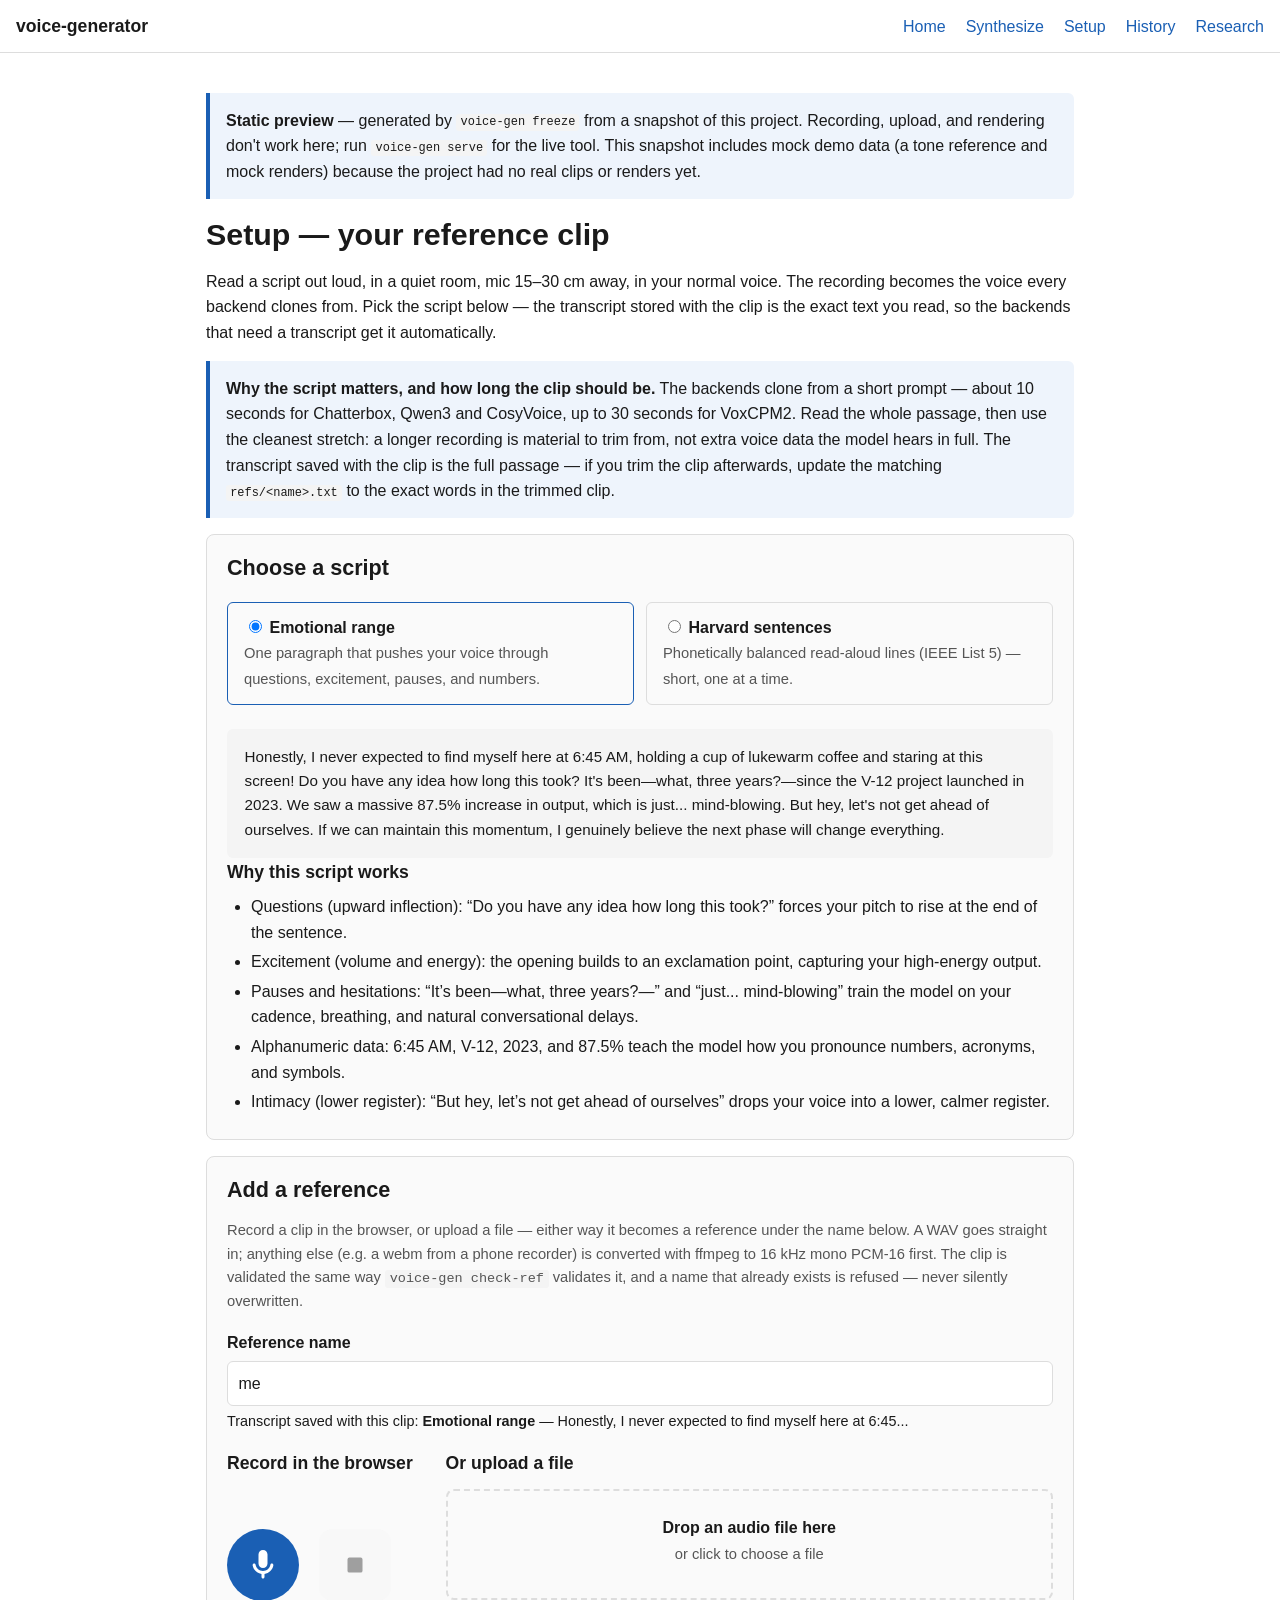
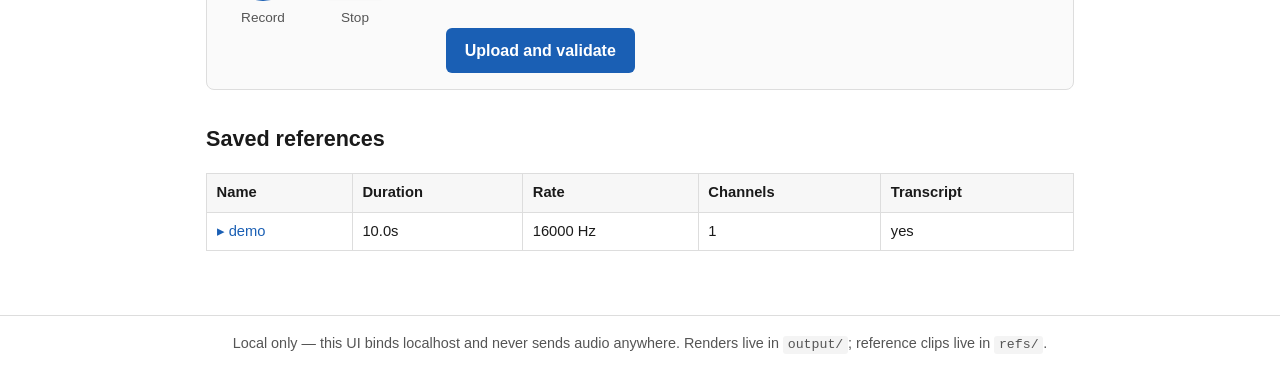
<file: site/setup.html>
<!DOCTYPE html>
<html lang="en">
<head>
<meta charset="utf-8">
<meta name="viewport" content="width=device-width, initial-scale=1">
<meta name="color-scheme" content="light dark">
<title>Setup — voice-generator</title>
<link rel="stylesheet" href="style.css">
</head>
<body>
<nav>
  <a class="brand" href="index.html">voice-generator</a>
  <a href="index.html">Home</a>
  <a href="synth.html">Synthesize</a>
  <a href="setup.html">Setup</a>
  <a href="history.html">History</a>
  <a href="research.html">Research</a>
</nav>
<main>
  
  <div class="callout">
    <strong>Static preview</strong> — generated by
    <code>voice-gen freeze</code> from a snapshot of this project.
    Recording, upload, and rendering don't work here; run
    <code>voice-gen serve</code> for the live tool.
    This snapshot includes mock demo
    data (a tone reference and mock renders) because the project had no
    real clips or renders yet.
  </div>
  
  
    
    
  
  
<h1>Setup — your reference clip</h1>
<p>Read a script out loud, in a quiet room, mic 15–30 cm away, in your
normal voice. The recording becomes the voice every backend clones
from. Pick the script below — the transcript stored with the clip is
the exact text you read, so the backends that need a transcript get it
automatically.</p>

<div class="callout">
  <strong>Why the script matters, and how long the clip should be.</strong>
  The backends clone from a short prompt — about 10 seconds for
  Chatterbox, Qwen3 and CosyVoice, up to 30 seconds for VoxCPM2. Read
  the whole passage, then use the cleanest stretch: a longer recording
  is material to trim from, not extra voice data the model hears in
  full. The transcript saved with the clip is the full passage — if you
  trim the clip afterwards, update the matching
  <code>refs/&lt;name&gt;.txt</code> to the exact words in the trimmed
  clip.
</div>

<section class="card" aria-label="Choose a script">
  <h2>Choose a script</h2>
  <div class="btn-row" role="radiogroup" aria-label="Recording script">
    
    <label class="script-pick">
      <input type="radio" name="script-choice" value="range" data-title="Emotional range" checked>
      <strong>Emotional range</strong><br>
      <span class="muted">One paragraph that pushes your voice through questions, excitement, pauses, and numbers.</span>
    </label>
    
    <label class="script-pick">
      <input type="radio" name="script-choice" value="harvard" data-title="Harvard sentences" >
      <strong>Harvard sentences</strong><br>
      <span class="muted">Phonetically balanced read-aloud lines (IEEE List 5) — short, one at a time.</span>
    </label>
    
  </div>

  <div class="script-stack">
    
    <div class="script-block" id="script-range" >
      <div class="script">Honestly, I never expected to find myself here at 6:45 AM, holding a cup of lukewarm coffee and staring at this screen! Do you have any idea how long this took? It&#39;s been—what, three years?—since the V-12 project launched in 2023. We saw a massive 87.5% increase in output, which is just... mind-blowing. But hey, let&#39;s not get ahead of ourselves. If we can maintain this momentum, I genuinely believe the next phase will change everything.</div>
      <h3>Why this script works</h3>
      <ul>
        
        <li>Questions (upward inflection): “Do you have any idea how long this took?” forces your pitch to rise at the end of the sentence.</li>
        
        <li>Excitement (volume and energy): the opening builds to an exclamation point, capturing your high-energy output.</li>
        
        <li>Pauses and hesitations: “It’s been—what, three years?—” and “just... mind-blowing” train the model on your cadence, breathing, and natural conversational delays.</li>
        
        <li>Alphanumeric data: 6:45 AM, V-12, 2023, and 87.5% teach the model how you pronounce numbers, acronyms, and symbols.</li>
        
        <li>Intimacy (lower register): “But hey, let’s not get ahead of ourselves” drops your voice into a lower, calmer register.</li>
        
      </ul>
    </div>
    
    <div class="script-block" id="script-harvard" hidden>
      <div class="script">The quick brown fox jumps over the lazy dog.
A king ruled the state in the early days.
The ship was torn apart on the sharp reef.
Sickness kept him home the third week.
The wide road shimmered in the hot sun.</div>
      <h3>Why this script works</h3>
      <ul>
        
        <li>Phonetically balanced: the sounds of English in roughly the proportions they appear in daily speech (IEEE Harvard Sentences, List 5, 1965 revised list).</li>
        
        <li>Short standalone sentences — easy to read one at a time, naturally, without slipping into a “reading” voice.</li>
        
        <li>“The quick brown fox…” is a pangram (every letter of the alphabet), not a Harvard sentence — included as a useful read-aloud line.</li>
        
        <li>Stand up, use your hands to talk, and smile when the text calls for it — the model picks up the micro-changes in your vocal cords.</li>
        
      </ul>
    </div>
    
  </div>
</section>

<section class="card" aria-label="Add a reference">
  <h2>Add a reference</h2>
  <p class="muted">Record a clip in the browser, or upload a file — either way it
  becomes a reference under the name below. A WAV goes straight in;
  anything else (e.g. a webm from a phone recorder) is converted with
  ffmpeg to 16 kHz mono PCM-16 first. The clip is validated the same
  way <code>voice-gen check-ref</code> validates it, and a name that
  already exists is refused — never silently overwritten.</p>
  <label for="ref-name">Reference name</label>
  <input type="text" id="ref-name" name="name" form="upload-form" value="me">
  <p class="field-hint" id="script-check">Transcript saved with this clip:
  <strong id="script-check-title">Emotional range</strong> —
  <span id="script-check-text">Honestly, I never expected to find myself here at 6:45...</span></p>
  <div class="addref-grid">
  <div class="addref-rec">
  <h3>Record in the browser</h3>
  <div id="rec-unsupported" class="callout warn" hidden>
    This browser cannot record audio here — use the file upload below
    instead.
  </div>
  <div id="rec-ui">
    <div class="rec-controls">
      <div class="rec-control">
        <button type="button" id="rec-start" class="rec-btn mic" aria-label="Start recording">
          <svg viewBox="0 0 24 24" aria-hidden="true"><path fill="currentColor" d="M12 14c1.66 0 3-1.34 3-3V5c0-1.66-1.34-3-3-3S9 3.34 9 5v6c0 1.66 1.34 3 3 3zm5.91-3c-.49 0-.9.36-.98.85C16.52 14.2 14.47 16 12 16s-4.52-1.8-4.93-4.15c-.08-.49-.49-.85-.98-.85-.61 0-1.09.54-1 1.14.49 3 2.89 5.35 5.91 5.78V20c0 .55.45 1 1 1s1-.45 1-1v-2.08c3.02-.43 5.42-2.78 5.91-5.78.08-.6-.39-1.14-1-1.14z"/></svg>
        </button>
        <span class="rec-label">Record</span>
      </div>
      <div class="rec-control">
        <button type="button" id="rec-stop" class="rec-btn stop" aria-label="Stop recording" disabled>
          <svg viewBox="0 0 24 24" aria-hidden="true"><rect x="6" y="6" width="12" height="12" rx="1.5" fill="currentColor"/></svg>
        </button>
        <span class="rec-label">Stop</span>
      </div>
      <span id="rec-timer" class="muted"></span>
    </div>
    <audio id="rec-playback" controls hidden></audio>
    <div id="rec-save" hidden>
      <button type="button" id="rec-save-btn">Save this recording</button>
      <span id="rec-status" class="muted"></span>
    </div>
  </div>
  </div>

  <div>
  <h3>Or upload a file</h3>
  <form id="upload-form" method="post" action="#" enctype="multipart/form-data">
    <input type="hidden" name="script" id="script-id" value="range">
    <div class="dropzone" id="dropzone" role="button" tabindex="0" aria-label="Drop an audio file here, or press Enter to choose one">
      <strong>Drop an audio file here</strong><br>
      <span class="muted">or click to choose a file</span><br>
      <span id="dropzone-file" class="dropzone-file"></span>
    </div>
    <input type="file" id="clip" name="clip" accept="audio/*,.wav,.webm,.m4a,.mp3,.ogg" hidden>
    <input type="submit" value="Upload and validate">
  </form>
  </div>
  </div>
</section>

<h2>Saved references</h2>

<div class="table-wrap">
<table>
  <thead><tr><th>Name</th><th>Duration</th><th>Rate</th><th>Channels</th><th>Transcript</th></tr></thead>
  <tbody>
    
    <tr>
      <td><button type="button" class="ref-toggle" aria-expanded="false">demo</button></td>
      <td>10.0s</td>
      <td>16000 Hz</td>
      <td>1</td>
      <td>yes</td>
    </tr>
    <tr class="ref-detail" hidden>
      <td colspan="5">
        <audio controls preload="metadata" src="refs/demo.wav"></audio>
        
        <p class="ref-transcript">Honestly, I never expected to find myself here at 6:45 AM, holding a cup of lukewarm coffee and staring at this screen!</p>
        
        
        <form method="post" action="#" class="trim-form">
          <input type="hidden" name="source" value="demo">
          <p class="muted">Trim a copy — the original is untouched. The trim
          keeps the audio between start and end; preview the slice
          first, then edit the transcript below so it matches the
          trimmed words exactly.</p>
          <div class="trim-row">
            <label>Start (s)
              <input type="number" name="start" value="0" step="0.1" min="0" max="10.0">
            </label>
            <label>End (s)
              <input type="number" name="end" value="10.0" step="0.1" min="0" max="10.0">
            </label>
            <label>Save as
              <input type="text" name="name" value="demo_trim">
            </label>
          </div>
          <label for="transcript-demo">Transcript for the trimmed copy</label>
          <textarea id="transcript-demo" name="transcript">Honestly, I never expected to find myself here at 6:45 AM, holding a cup of lukewarm coffee and staring at this screen!</textarea>
          <button type="button" class="btn secondary trim-preview">Preview trim</button>
          <input type="submit" value="Save trimmed copy">
        </form>
        
        <form method="post" action="#" class="ref-delete-form">
          <input type="hidden" name="name" value="demo">
          <button type="submit" class="btn danger">Delete this reference</button>
        </form>
      </td>
    </tr>
    
  </tbody>
</table>
</div>


<script>
(function () {
  var scriptId = document.getElementById("script-id");
  var scriptCheckTitle = document.getElementById("script-check-title");
  var scriptCheckText = document.getElementById("script-check-text");
  document.querySelectorAll('input[name="script-choice"]').forEach(function (radio) {
    radio.addEventListener("change", function () {
      scriptId.value = radio.value;
      document.querySelectorAll(".script-block").forEach(function (block) {
        block.hidden = block.id !== "script-" + radio.value;
      });
      // The transcript saved with the clip is this script's text, so
      // the check line under the name field names the script that
      // will be stored — a wrong selection is visible before saving.
      var text = document.querySelector("#script-" + radio.value + " .script")
        .textContent.replace(/\s+/g, " ").trim();
      scriptCheckTitle.textContent = radio.dataset.title;
      scriptCheckText.textContent = text.length > 60 ? text.slice(0, 60) + "…" : text;
    });
  });

  var supported = !!(navigator.mediaDevices && window.MediaRecorder);
  document.getElementById("rec-unsupported").hidden = supported;
  document.getElementById("rec-ui").hidden = !supported;

  // Drag-and-drop upload: the drop zone is the file picker (click or
  // Enter to browse), and a dropped file lands in the form's file
  // input. Runs whether or not this browser can record.
  var dropzone = document.getElementById("dropzone");
  var fileInput = document.getElementById("clip");
  var fileNameEl = document.getElementById("dropzone-file");
  function showFile(file) {
    fileNameEl.textContent = file
      ? file.name + " (" + Math.round(file.size / 1024) + " KB)"
      : "";
  }
  dropzone.addEventListener("click", function () { fileInput.click(); });
  dropzone.addEventListener("keydown", function (e) {
    if (e.key === "Enter" || e.key === " ") { e.preventDefault(); fileInput.click(); }
  });
  ["dragenter", "dragover"].forEach(function (ev) {
    dropzone.addEventListener(ev, function (e) {
      e.preventDefault();
      dropzone.classList.add("dragover");
    });
  });
  ["dragleave", "drop"].forEach(function (ev) {
    dropzone.addEventListener(ev, function (e) {
      e.preventDefault();
      dropzone.classList.remove("dragover");
    });
  });
  dropzone.addEventListener("drop", function (e) {
    var file = e.dataTransfer.files && e.dataTransfer.files[0];
    if (!file) return;
    var dt = new DataTransfer();
    dt.items.add(file);
    fileInput.files = dt.files;
    showFile(file);
  });
  fileInput.addEventListener("change", function () { showFile(fileInput.files[0]); });

  // Saved references: clicking a name opens its detail row (player +
  // transcript) and closes any other open one, stopping its audio.
  document.querySelectorAll(".ref-toggle").forEach(function (btn) {
    btn.addEventListener("click", function () {
      var detail = btn.closest("tr").nextElementSibling;
      var opening = detail.hidden;
      document.querySelectorAll(".ref-detail").forEach(function (row) {
        row.hidden = true;
        row.querySelectorAll("audio").forEach(function (a) { a.pause(); });
      });
      document.querySelectorAll(".ref-toggle").forEach(function (b) {
        b.setAttribute("aria-expanded", "false");
      });
      detail.hidden = !opening;
      btn.setAttribute("aria-expanded", opening ? "true" : "false");
    });
  });

  // Delete is destructive: ask first. The form still posts normally,
  // so without JS there is no confirm — the server only deletes the
  // named clip and its transcript.
  document.querySelectorAll(".ref-delete-form").forEach(function (form) {
    form.addEventListener("submit", function (e) {
      var name = form.querySelector('input[name="name"]').value;
      if (!window.confirm("Delete reference '" + name + "'? Its clip and transcript will be removed.")) {
        e.preventDefault();
      }
    });
  });

  // Trim preview: play just the [start, end] slice through the detail
  // row's player, so the transcript can be edited to match what the
  // trimmed copy actually says. Stops at end, or when the button is
  // pressed again; closing the row pauses it too (see the toggle above).
  document.querySelectorAll(".trim-form").forEach(function (form) {
    var btn = form.querySelector(".trim-preview");
    var audio = form.closest(".ref-detail").querySelector("audio");
    var startInput = form.querySelector('input[name="start"]');
    var endInput = form.querySelector('input[name="end"]');
    var previewEnd = null;
    function stopPreview() {
      previewEnd = null;
      btn.textContent = "Preview trim";
      audio.pause();
    }
    audio.addEventListener("timeupdate", function () {
      if (previewEnd !== null && audio.currentTime >= previewEnd) stopPreview();
    });
    audio.addEventListener("pause", function () {
      if (previewEnd !== null) {
        previewEnd = null;
        btn.textContent = "Preview trim";
      }
    });
    btn.addEventListener("click", function () {
      if (previewEnd !== null) { stopPreview(); return; }
      var start = parseFloat(startInput.value);
      var end = parseFloat(endInput.value);
      if (!(end > start)) return; // invalid range: the server still validates on save
      previewEnd = end;
      btn.textContent = "Stop preview";
      audio.currentTime = start;
      var playing = audio.play();
      if (playing && playing.catch) playing.catch(function () { stopPreview(); });
    });
  });

  if (!supported) return;

  var startBtn = document.getElementById("rec-start");
  var stopBtn = document.getElementById("rec-stop");
  var timerEl = document.getElementById("rec-timer");
  var playback = document.getElementById("rec-playback");
  var saveBox = document.getElementById("rec-save");
  var statusEl = document.getElementById("rec-status");
  var rec = null, chunks = [], stream = null, timer = null, startedAt = 0, blob = null,
    playbackUrl = null;

  startBtn.addEventListener("click", function () {
    navigator.mediaDevices.getUserMedia({ audio: true }).then(function (s) {
      stream = s;
      chunks = [];
      rec = new MediaRecorder(stream);
      rec.ondataavailable = function (e) { if (e.data.size) chunks.push(e.data); };
      rec.onstop = function () {
        stream.getTracks().forEach(function (t) { t.stop(); });
        blob = new Blob(chunks, { type: rec.mimeType || "audio/webm" });
        // The previous take's playback URL is dropped when a new one is
        // made, or every recording leaks a blob URL until the page reloads.
        if (playbackUrl) URL.revokeObjectURL(playbackUrl);
        playbackUrl = URL.createObjectURL(blob);
        playback.src = playbackUrl;
        playback.hidden = false;
        saveBox.hidden = false;
      };
      rec.start();
      startedAt = Date.now();
      timer = setInterval(function () {
        timerEl.textContent = Math.floor((Date.now() - startedAt) / 1000) + "s";
      }, 250);
      startBtn.disabled = true;
      startBtn.classList.add("recording");
      stopBtn.disabled = false;
    }).catch(function (err) {
      statusEl.textContent = "Microphone error: " + err.message;
    });
  });

  stopBtn.addEventListener("click", function () {
    if (rec && rec.state !== "inactive") rec.stop();
    clearInterval(timer);
    startBtn.disabled = false;
    startBtn.classList.remove("recording");
    stopBtn.disabled = true;
  });

  document.getElementById("rec-save-btn").addEventListener("click", function () {
    if (!blob) return;
    var fd = new FormData();
    fd.append("clip", blob, "recording.webm");
    fd.append("name", document.getElementById("ref-name").value);
    fd.append("script", scriptId.value);
    statusEl.textContent = "Saving…";
    fetch("/api/record", { method: "POST", body: fd })
      .then(function (r) { return r.json().then(function (j) { return { ok: r.ok, j: j }; }); })
      .then(function (res) {
        if (!res.ok) { statusEl.textContent = "Error: " + res.j.error; return; }
        statusEl.textContent = "Saved — " + res.j.duration_s + "s, " + res.j.sample_rate +
          " Hz. Reloading…";
        setTimeout(function () { window.location.reload(); }, 800);
      })
      .catch(function (err) { statusEl.textContent = "Error: " + err.message; });
  });
})();
</script>

</main>
<footer>
  Local only — this UI binds localhost and never sends audio anywhere.
  Renders live in <code>output/</code>; reference clips live in <code>refs/</code>.
</footer>
</body>
</html>
</file>
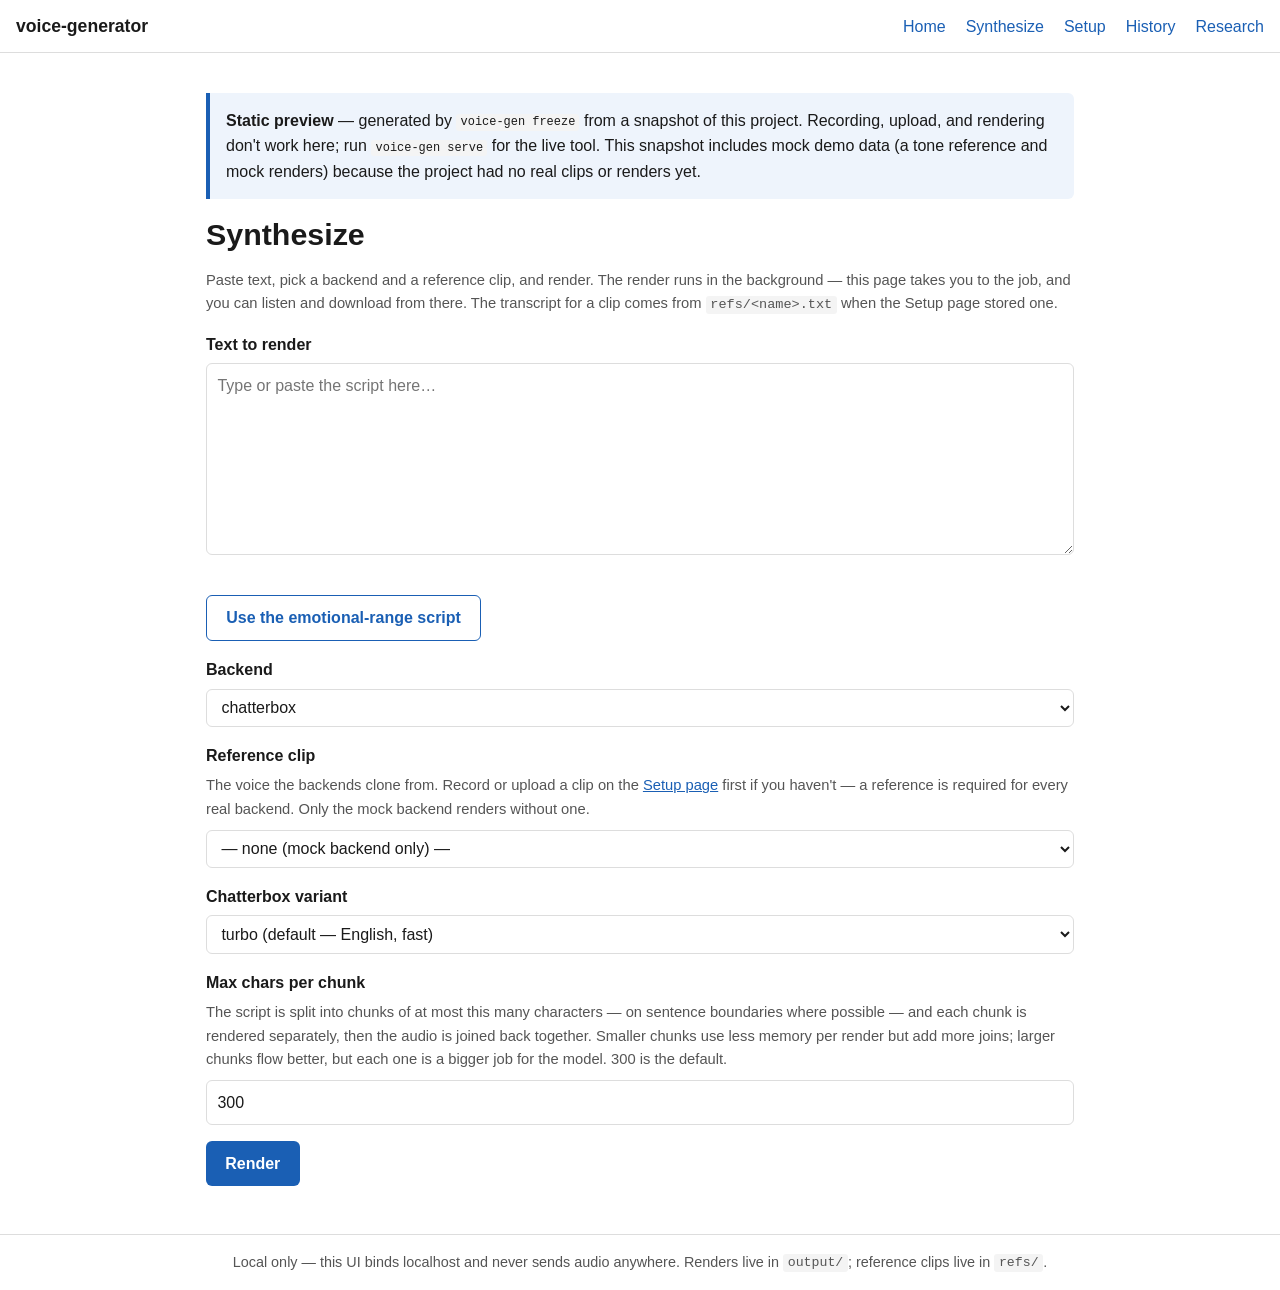
<file: site/synth.html>
<!DOCTYPE html>
<html lang="en">
<head>
<meta charset="utf-8">
<meta name="viewport" content="width=device-width, initial-scale=1">
<meta name="color-scheme" content="light dark">
<title>Synthesize — voice-generator</title>
<link rel="stylesheet" href="style.css">
</head>
<body>
<nav>
  <a class="brand" href="index.html">voice-generator</a>
  <a href="index.html">Home</a>
  <a href="synth.html">Synthesize</a>
  <a href="setup.html">Setup</a>
  <a href="history.html">History</a>
  <a href="research.html">Research</a>
</nav>
<main>
  
  <div class="callout">
    <strong>Static preview</strong> — generated by
    <code>voice-gen freeze</code> from a snapshot of this project.
    Recording, upload, and rendering don't work here; run
    <code>voice-gen serve</code> for the live tool.
    This snapshot includes mock demo
    data (a tone reference and mock renders) because the project had no
    real clips or renders yet.
  </div>
  
  
    
    
  
  
<h1>Synthesize</h1>
<p class="muted">Paste text, pick a backend and a reference clip, and render.
The render runs in the background — this page takes you to the job, and
you can listen and download from there. The transcript for a clip comes
from <code>refs/&lt;name&gt;.txt</code> when the Setup page stored one.</p>



<form method="post" action="#">
  <label for="text">Text to render</label>
  <textarea id="text" name="text" placeholder="Type or paste the script here…"></textarea>
  <div class="btn-row">
    <button type="button" class="secondary" id="load-range-script">Use the emotional-range script</button>
  </div>

  <label for="backend">Backend</label>
  <select id="backend" name="backend">
    
    <option value="chatterbox" selected>chatterbox</option>
    
    <option value="cosyvoice" >cosyvoice</option>
    
    <option value="mock" >mock</option>
    
    <option value="qwen3" >qwen3</option>
    
    <option value="voxcpm" >voxcpm</option>
    
  </select>
  <p class="muted field-hint" id="mock-hint" hidden>Mock renders a 220 Hz
  test tone, not speech — its length follows the text (about 1 second per
  14 characters). It only checks the plumbing: chunking, WAV writing and
  the manifest. Pick a real backend and a reference clip for an actual
  voice.</p>

  <label for="ref">Reference clip</label>
  <p class="muted field-hint">The voice the backends clone from. Record or
  upload a clip on the <a href="setup.html">Setup page</a>
  first if you haven't — a reference is required for every real backend.
  Only the mock backend renders without one.</p>
  <select id="ref" name="ref">
    <option value="">— none (mock backend only) —</option>
    
    <option value="demo">demo — 10.0s, 16000 Hz (transcript attached)</option>
    
  </select>

  <div id="adv-chatterbox" class="adv">
    <label for="variant">Chatterbox variant</label>
    <select id="variant" name="variant">
      <option value="turbo" selected>turbo (default — English, fast)</option>
      <option value="original">original (CFG / exaggeration control)</option>
      <option value="multilingual">multilingual</option>
    </select>
  </div>

  <div id="adv-qwen3" class="adv" hidden>
    <label for="model_size">Qwen3 model size</label>
    <select id="model_size" name="model_size">
      <option value="1.7b" selected>1.7b (default)</option>
      <option value="0.6b">0.6b</option>
    </select>
    <p class="muted">Full cloning uses the clip’s transcript when one is
    attached; without it, the render falls back to x-vector-only (lower
    quality).</p>
  </div>

  <div id="adv-voxcpm" class="adv" hidden>
    <label for="voxcpm_mode">VoxCPM2 mode</label>
    <select id="voxcpm_mode" name="voxcpm_mode">
      <option value="controllable" selected>controllable (no transcript needed)</option>
      <option value="ultimate">ultimate (transcript-paired, best similarity)</option>
    </select>
    <label for="voxcpm_cfg">Guidance scale (cfg)</label>
    <input type="number" id="voxcpm_cfg" name="voxcpm_cfg" value="2.0" step="0.1" min="0.1">
    <label for="voxcpm_timesteps">Diffusion steps</label>
    <input type="number" id="voxcpm_timesteps" name="voxcpm_timesteps" value="10" step="1" min="1">
  </div>

  <label for="max_chars">Max chars per chunk</label>
  <p class="muted field-hint">The script is split into chunks of at most this
  many characters — on sentence boundaries where possible — and each
  chunk is rendered separately, then the audio is joined back together.
  Smaller chunks use less memory per render but add more joins; larger
  chunks flow better, but each one is a bigger job for the model. 300 is
  the default.</p>
  <input type="number" id="max_chars" name="max_chars" value="300" step="1" min="50">

  <input type="submit" value="Render">
</form>

<script>
(function () {
  var backend = document.getElementById("backend");
  function showAdv() {
    ["chatterbox", "qwen3", "voxcpm"].forEach(function (b) {
      var el = document.getElementById("adv-" + b);
      if (el) el.hidden = backend.value !== b;
    });
    var mockHint = document.getElementById("mock-hint");
    if (mockHint) mockHint.hidden = backend.value !== "mock";
  }
  backend.addEventListener("change", showAdv);
  showAdv();
  document.getElementById("load-range-script").addEventListener("click", function () {
    fetch("script-range.txt").then(function (r) {
      if (!r.ok) throw new Error("couldn't load the script (" + r.status + ")");
      return r.text();
    }).then(function (t) {
      document.getElementById("text").value = t;
    }).catch(function (err) {
      document.getElementById("text").value =
        "Couldn't load the emotional-range script: " + err.message;
    });
  });
})();
</script>

</main>
<footer>
  Local only — this UI binds localhost and never sends audio anywhere.
  Renders live in <code>output/</code>; reference clips live in <code>refs/</code>.
</footer>
</body>
</html>
</file>
<file: site/style.css>
/* voice-generator web UI — plain, self-contained, no external assets.
   System-aware theme: every color is a variable, with a
   prefers-color-scheme: dark override (same approach as the Pages
   site). No JavaScript framework; the only JS is the recorder and the
   job poller, both in the templates that need them. */

:root {
  --ink: #1a1a1a;
  --muted: #555;
  --line: #ddd;
  --accent: #1a5fb4;
  --callout-bg: #eef4fc;
  --warn-bg: #fff8e6;
  --code-bg: #f4f4f4;
  --body-bg: #fff;
  --th-bg: #f7f7f7;
  --lede: #333;
  --pending-bg: #fafafa;
  --ok-bg: #e6f4ea;
  --ok-ink: #137333;
  --err-bg: #fce8e6;
  --err-ink: #a50e0e;
  --danger-bg: #a50e0e;
  --danger-ink: #fff;
  --btn-bg: #1a5fb4;
  --rec-bg: #c5221f;
  --stop-on-bg: #ffffff;
  --stop-on-ink: #1a1a1a;
}

@media (prefers-color-scheme: dark) {
  :root {
    --ink: #e6e6e6;
    --muted: #a8a8a8;
    --line: #3a3a3a;
    --accent: #7db3f5;
    --callout-bg: #16283d;
    --warn-bg: #332d12;
    --code-bg: #1f1f1f;
    --body-bg: #121212;
    --th-bg: #1e1e1e;
    --lede: #d4d4d4;
    --pending-bg: #1a1a1a;
    --ok-bg: #122b18;
    --ok-ink: #81c995;
    --err-bg: #2d1414;
    --err-ink: #f28b82;
    --danger-bg: #f28b82;
    --danger-ink: #3c0a0a;
    --btn-bg: #2b6cb0;
    --rec-bg: #d93025;
    --stop-on-bg: #e8e8e8;
    --stop-on-ink: #1a1a1a;
  }
}

* { box-sizing: border-box; }

body {
  margin: 0;
  font-family: -apple-system, BlinkMacSystemFont, "Segoe UI", Roboto,
    "Helvetica Neue", Arial, sans-serif;
  color: var(--ink);
  line-height: 1.6;
  background: var(--body-bg);
}

nav {
  border-bottom: 1px solid var(--line);
  padding: 0.75rem 1rem;
  display: flex;
  gap: 1.25rem;
  align-items: baseline;
  flex-wrap: wrap;
}

nav .brand {
  font-weight: 700;
  font-size: 1.1rem;
  color: var(--ink);
  text-decoration: none;
  margin-right: auto;
}

nav a { color: var(--accent); text-decoration: none; }
nav a:hover { text-decoration: underline; }

main { max-width: 900px; margin: 0 auto; padding: 1.5rem 1rem 3rem; }

h1 { font-size: 1.9rem; line-height: 1.25; margin: 0.5rem 0 1rem; }
h2 { font-size: 1.35rem; margin: 2rem 0 0.75rem; }
h3 { font-size: 1.1rem; margin: 1.5rem 0 0.5rem; }
p { margin: 0.5rem 0; }
ul, ol { margin: 0.5rem 0; padding-left: 1.5rem; }
li { margin: 0.25rem 0; }
a { color: var(--accent); }

code {
  background: var(--code-bg);
  padding: 0.1em 0.35em;
  border-radius: 3px;
  font-size: 0.92em;
}

pre {
  background: var(--code-bg);
  padding: 0.9rem 1rem;
  border-radius: 6px;
  overflow-x: auto;
  font-size: 0.9rem;
  line-height: 1.5;
}

pre code { background: none; padding: 0; }

/* Add-a-reference card: record (1 part) and upload (3 parts) sit side
   by side inside one card, under one shared Reference name field. The
   name input lives outside the upload form and joins it via the form
   attribute; the record flow reads the same input. */
.addref-grid {
  display: grid;
  grid-template-columns: 1fr 3fr;
  gap: 1rem;
  align-items: stretch;
  margin-top: 1rem;
}

/* The record column is the short one — its controls sit centred in the
   column's full height instead of floating at the top. */
.addref-rec {
  display: flex;
  flex-direction: column;
}

#rec-ui {
  flex: 1;
  display: flex;
  flex-direction: column;
  justify-content: center;
}

/* An ID rule above beats the browser's [hidden] style, so re-assert it
   (same reason the script blocks need their own hidden rule). */
#rec-ui[hidden] { display: none; }

@media (max-width: 700px) {
  .addref-grid { grid-template-columns: 1fr; }
}

/* Saved references: the name is a toggle that opens a detail row
   with a player and the transcript. */
.ref-toggle {
  background: none;
  border: none;
  padding: 0;
  margin: 0;
  font: inherit;
  color: var(--accent);
  cursor: pointer;
  text-align: left;
}

.ref-toggle::before { content: "▸ "; }
.ref-toggle[aria-expanded="true"]::before { content: "▾ "; }

.ref-detail audio { width: 100%; margin: 0.5rem 0; }

.ref-transcript { margin: 0.5rem 0 0; white-space: pre-wrap; }

/* Trim form inside a reference detail row. */
.trim-form { margin-top: 1rem; border-top: 1px solid var(--line); padding-top: 0.5rem; }

.trim-row { display: flex; gap: 1rem; flex-wrap: wrap; align-items: end; }

.trim-row label { margin-top: 0.5rem; }

.trim-row input[type="number"] { width: 7rem; }

.trim-row input[type="text"] { width: 12rem; }

.trim-form textarea { min-height: 6rem; }

/* A short explanation under a form label. */
.field-hint {
  margin: 0.25rem 0 0.5rem;
  font-size: 0.9rem;
}

.callout {
  background: var(--callout-bg);
  border-left: 4px solid var(--accent);
  padding: 0.9rem 1rem;
  margin: 1rem 0;
  border-radius: 0 6px 6px 0;
}

.callout.warn { background: var(--warn-bg); border-left-color: #b58900; }
.muted { color: var(--muted); font-size: 0.92rem; }

.flash { padding: 0.75rem 1rem; border-radius: 6px; margin: 1rem 0; }
.flash.ok { background: var(--ok-bg); color: var(--ok-ink); }
.flash.error { background: var(--err-bg); color: var(--err-ink); }

label { display: block; font-weight: 600; margin: 1rem 0 0.35rem; }

textarea, select, input[type="text"], input[type="number"] {
  width: 100%;
  padding: 0.55rem 0.65rem;
  border: 1px solid var(--line);
  border-radius: 6px;
  background: var(--body-bg);
  color: var(--ink);
  font: inherit;
}

textarea { min-height: 12rem; }

button, input[type="submit"] {
  background: var(--btn-bg);
  color: #fff;
  border: none;
  padding: 0.6rem 1.2rem;
  border-radius: 6px;
  font: inherit;
  font-weight: 600;
  cursor: pointer;
  margin-top: 1rem;
}

button:hover, input[type="submit"]:hover { filter: brightness(1.1); }

button.secondary {
  background: var(--body-bg);
  color: var(--accent);
  border: 1px solid var(--accent);
}

button:disabled { opacity: 0.5; cursor: default; }

.table-wrap { overflow-x: auto; margin: 1rem 0; }

table {
  border-collapse: collapse;
  width: 100%;
  font-size: 0.92rem;
}

th, td {
  border: 1px solid var(--line);
  padding: 0.45rem 0.6rem;
  text-align: left;
  vertical-align: top;
}

th { background: var(--th-bg); }

.script {
  background: var(--code-bg);
  border-radius: 6px;
  padding: 1rem 1.1rem;
  white-space: pre-wrap;
  font-size: 0.95rem;
}

audio { width: 100%; margin-top: 0.5rem; }

.btn-row { display: flex; gap: 0.75rem; flex-wrap: wrap; margin: 1rem 0; }

.script-pick {
  display: block;
  border: 1px solid var(--line);
  border-radius: 6px;
  padding: 0.75rem 1rem;
  margin: 0;
  font-weight: 400;
  cursor: pointer;
  flex: 1 1 200px;
}

.script-pick:has(input:checked) { border-color: var(--accent); }

.script-block { margin-top: 0.5rem; }

.card {
  border: 1px solid var(--line);
  border-radius: 8px;
  background: var(--pending-bg);
  padding: 1rem 1.25rem;
  margin: 1rem 0;
}

.card h2 { margin-top: 0; }

/* Job page: the render log scrolls inside its own card instead of
   growing the page while the job runs. */
.job-log { max-height: 320px; overflow-y: auto; }

/* Ported from the Pages site's stylesheet so the frozen landing and
   listen pages render from this one file: the lede paragraph, link
   buttons, and the listen page's per-backend cards. */
.lede { font-size: 1.15rem; color: var(--lede); }

.btn {
  display: inline-block;
  background: var(--btn-bg);
  color: #fff;
  padding: 0.55rem 1.1rem;
  border-radius: 6px;
  text-decoration: none;
  font-weight: 600;
}

.btn:hover { text-decoration: none; filter: brightness(1.1); }

.btn.secondary {
  background: var(--body-bg);
  color: var(--accent);
  border: 1px solid var(--accent);
}

/* Destructive actions: red, and kept inside the item they act on
   (the reference detail row), not beside the add controls. */
.btn.danger {
  background: var(--danger-bg);
  color: var(--danger-ink);
}

.btn.small { padding: 0.3rem 0.6rem; font-size: 0.9rem; }

.ref-delete-form { margin-top: 1rem; }

.cards {
  display: grid;
  grid-template-columns: repeat(auto-fit, minmax(260px, 1fr));
  gap: 1rem;
  margin: 1rem 0;
}

.card h3 { margin-top: 0; }

.card audio { width: 100%; margin-top: 0.5rem; }

.card.pending {
  background: var(--pending-bg);
  color: var(--muted);
}

.card .meta {
  font-size: 0.88rem;
  color: var(--muted);
  margin-top: 0.5rem;
}

/* Confirmation dialog: the flash message as a modal that pops up on
   load, so a save/validation confirmation can't be missed below the
   fold. Same chrome as the history render modal. */
.flash-dialog {
  border: 1px solid var(--line);
  border-radius: 8px;
  background: var(--body-bg);
  color: var(--ink);
  padding: 1.25rem 1.5rem;
  max-width: min(90vw, 720px);
  width: 100%;
}

.flash-dialog::backdrop { background: rgba(0, 0, 0, 0.55); }

.flash-dialog form { text-align: right; margin: 0.5rem 0 0; }

/* History render modal: native <dialog> with a player and the manifest.
   The backdrop dims the page; Escape and a backdrop click close it. */
.render-modal {
  border: 1px solid var(--line);
  border-radius: 8px;
  background: var(--body-bg);
  color: var(--ink);
  padding: 1.25rem 1.5rem;
  max-width: min(90vw, 720px);
  width: 100%;
}

.render-modal::backdrop { background: rgba(0, 0, 0, 0.55); }

.render-modal h2 { margin-top: 0; overflow-wrap: anywhere; }

.render-modal audio { width: 100%; margin: 0.5rem 0; }

.render-modal pre { max-height: 320px; overflow: auto; }

.modal-close-row { text-align: right; margin: 0; }

.modal-links { display: flex; gap: 1rem; flex-wrap: wrap; margin: 0.5rem 0; }

/* Equal-height script display: both script blocks share one grid
   cell, so the card is as tall as the tallest script and swapping
   scripts never moves the rest of the page. Hidden blocks stay in
   layout (visibility, not display) so they still define the height —
   no JavaScript measuring needed, and it re-measures itself on
   resize or font change. */
.script-stack { display: grid; }
.script-stack > .script-block { grid-area: 1 / 1; }
.script-block[hidden] { display: block; visibility: hidden; }

/* Record controls: a big round mic button to start, a square stop
   button that starts greyed out and turns white once recording. */
.rec-controls {
  display: flex;
  gap: 1.25rem;
  align-items: flex-start;
  margin: 1rem 0;
}

.rec-controls #rec-timer { align-self: center; }

.rec-control {
  display: flex;
  flex-direction: column;
  align-items: center;
  gap: 0.35rem;
}

.rec-label { font-size: 0.85rem; color: var(--muted); }

.rec-btn {
  width: 72px;
  height: 72px;
  border: none;
  padding: 0;
  margin-top: 0;
  display: flex;
  align-items: center;
  justify-content: center;
  cursor: pointer;
  background: var(--btn-bg);
  color: #fff;
}

.rec-btn.mic { border-radius: 50%; }
.rec-btn.mic svg { width: 36px; height: 36px; }

.rec-btn.mic.recording {
  background: var(--rec-bg);
  animation: rec-pulse 1.5s infinite;
}

.rec-btn.stop {
  border-radius: 14px;
  background: var(--th-bg);
  color: var(--muted);
  opacity: 0.55;
  cursor: default;
}

.rec-btn.stop svg { width: 30px; height: 30px; }

.rec-btn.stop:enabled {
  background: var(--stop-on-bg);
  color: var(--stop-on-ink);
  opacity: 1;
  cursor: pointer;
}

@keyframes rec-pulse {
  0% { box-shadow: 0 0 0 0 rgba(197, 34, 31, 0.45); }
  70% { box-shadow: 0 0 0 14px rgba(197, 34, 31, 0); }
  100% { box-shadow: 0 0 0 0 rgba(197, 34, 31, 0); }
}

/* Upload drop zone: dashed target that is also the file picker. */
.dropzone {
  border: 2px dashed var(--line);
  border-radius: 8px;
  padding: 1.5rem 1rem;
  text-align: center;
  color: var(--muted);
  cursor: pointer;
  margin: 0.75rem 0;
}

.dropzone.dragover {
  border-color: var(--accent);
  background: var(--callout-bg);
  color: var(--ink);
}

.dropzone strong { color: var(--ink); }

.dropzone-file {
  display: block;
  margin-top: 0.5rem;
  color: var(--ink);
  font-weight: 600;
}

footer {
  border-top: 1px solid var(--line);
  padding: 1rem;
  text-align: center;
  color: var(--muted);
  font-size: 0.9rem;
}
</file>
